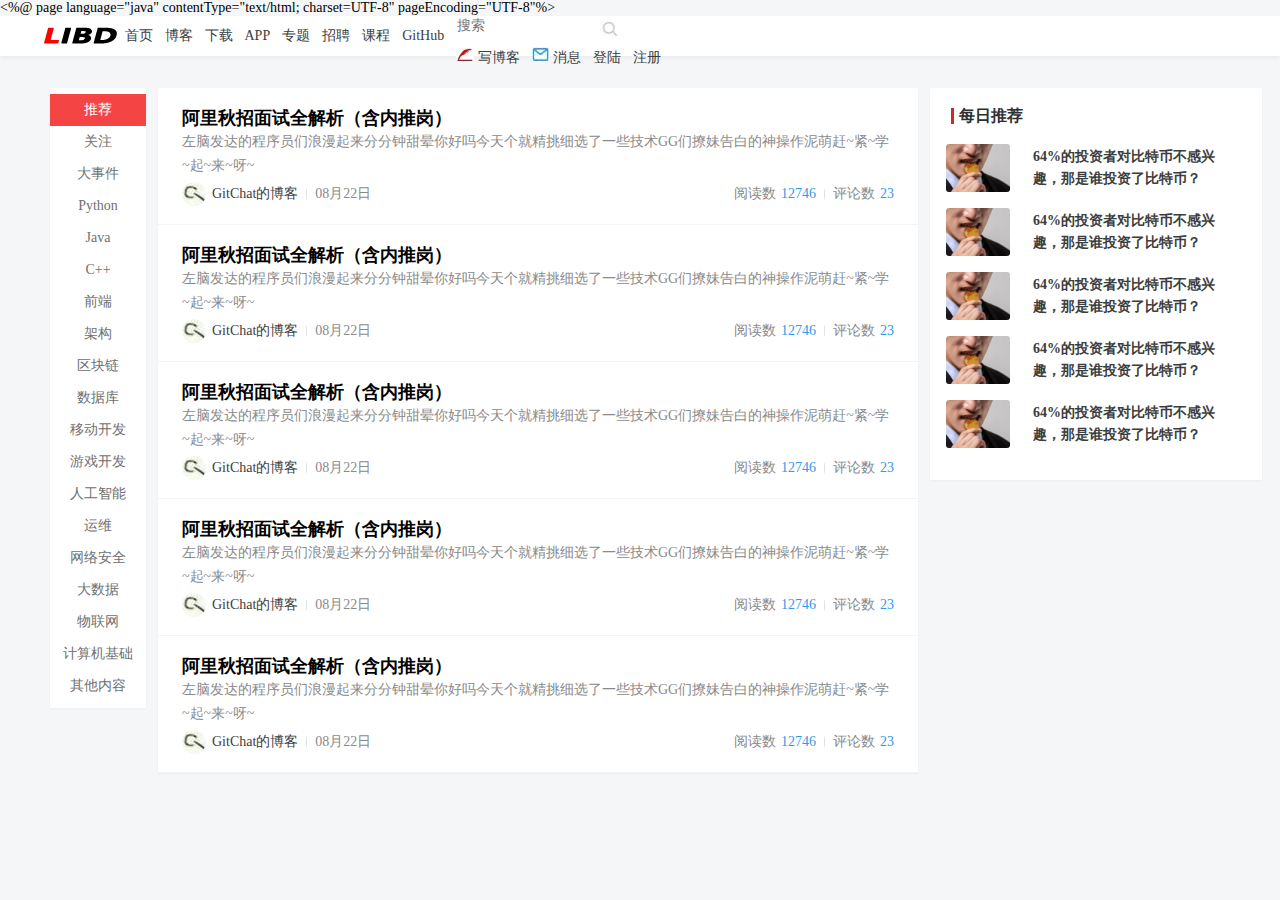
<file: WebContent/index.html>
<%@ page language="java" contentType="text/html; charset=UTF-8"
    pageEncoding="UTF-8"%>
<!DOCTYPE html>
<html>
<head>
<meta charset="UTF-8">
<title>测试标题</title>
<link rel="stylesheet" type="text/css" href="css/public.css">
<link rel="stylesheet" type="text/css" href="css/index.css">
</head>
<body>
<div class="navigation"> <!--导航-->
	<div class="navigatLeft">
    	<ul>
        	<li><a href="index.html" title="首页图片"><img src="images/ico.jpg"/></a></li>
            <li><a href="index.html" title="首页" style="margin-left:0px">首页</a></li>
            <li><a href="" title="博客">博客</a></li>
            <li><a href="" title="下载">下载</a></li>
            <li><a href="" title="APP">APP</a></li>
            <li><a href="" title="专题">专题</a></li>
            <li><a href="" title="招聘">招聘</a></li>
            <li><a href="" title="课程">课程</a></li>
            <li><a href="" title="GitHub">GitHub</a></li>
            <li>
            	<div>
                	<input type="text" class="inputSearch" name="search" id="search" placeholder="搜索"/>
                    <a href="">
                    	<img  src="images/search.jpg" class="icoSearch"/>
                    </a>
                </div>
            </li>
            <li class="writeBlog">
            	<a href="WriteBlog.html" title="writeBlog">
                	<img src="images/write_blog.jpg"/>
                    <span>写博客</span>
                </a>
            </li>
            <li class="message">
            	<a href="" title="message">
                	<img src="images/message.jpg" />
                    <span>消息</span>
                </a>
            </li>
            <li class="login_regist">
            	<a href="Login.html" title="login">登陆</a>
                <span></span>
                <a href="Regist.html" title="regist">注册</a>
            </li>
        </ul>
    </div>
</div>
<div class="clears"></div>
<div class="content"><!--大内容框架-->
	<div class="classify">
    	<ul class="classifyUL">
        	<li class="focus"><a  href="">推荐</a></li>
            <li><a  href="">关注</a></li>
            <li><a  href="">大事件</a></li>
            <li><a  href="">Python</a></li>
            <li><a  href="">Java</a></li>
            <li><a  href="">C++</a></li>
            <li><a  href="">前端</a></li>
            <li><a  href="">架构</a></li>
            <li><a  href="">区块链</a></li>
            <li><a  href="">数据库</a></li>
            <li><a  href="">移动开发</a></li>
            <li><a  href="">游戏开发</a></li>
            <li><a  href="">人工智能</a></li>
            <li><a  href="">运维</a></li>
            <li><a  href="">网络安全</a></li>
            <li><a  href="">大数据</a></li>
            <li><a  href="">物联网</a></li>
            <li><a  href="">计算机基础</a></li>
            <li><a  href="">其他内容</a></li>
        </ul>
    </div><!--左侧分类-->
    <div class="fixContent"><!--右侧内容-->
    	<div class="blogView">
        	<ul class="blogViewUl">
            	<li><!-- 单条博文开始 -->
                	<div class="listContent">
                    	<div class="titleDiv">
                        	<h2><a href="" class="titleH2">阿里秋招面试全解析（含内推岗）</a></h2>
                        </div>
                        <div class="summary"><!--概要-->
                        	左脑发达的程序员们浪漫起来分分钟甜晕你好吗今天个就精挑细选了一些技术GG们撩妹告白的神操作泥萌赶~紧~学~起~来~呀~
                        </div>
                        <dl class="listUserBar">
                   			<dt><!--头像-->
                            	<a href="" class="userImg"><img src="images/touxiang.jpg"/></a>
                            </dt>
                            <dd class="name"><!--用户昵称-->
                            	<a href="">GitChat的博客</a>
                            </dd>
                            <div class="fenge"></div><!--竖线分隔符-->
                            <dd class="time">08月22日</dd>
                            <div class="right read_comment"><!--阅读 评论数-->
                            	<dd class="readNum">
                                	<a href=""><span class="text">阅读数</span><span class="num">12746</span></a>
                                </dd>
                                <div class="fenge"></div><!--竖线分隔符-->
                                <dd class="commentNum">
                                	<a href=""><span class="text">评论数</span><span class="num">23</span></a>
                                </dd>
                            </div>
                        </dl>
                    </div>
                </li><!-- 单条博文结束 -->
                
                <li><!-- 单条博文开始 -->
                	<div class="listContent">
                    	<div class="titleDiv">
                        	<h2><a href="" class="titleH2">阿里秋招面试全解析（含内推岗）</a></h2>
                        </div>
                        <div class="summary"><!--概要-->
                        	左脑发达的程序员们浪漫起来分分钟甜晕你好吗今天个就精挑细选了一些技术GG们撩妹告白的神操作泥萌赶~紧~学~起~来~呀~
                        </div>
                        <dl class="listUserBar">
                   			<dt><!--头像-->
                            	<a href="" class="userImg"><img src="images/touxiang.jpg"/></a>
                            </dt>
                            <dd class="name"><!--用户昵称-->
                            	<a href="">GitChat的博客</a>
                            </dd>
                            <div class="fenge"></div><!--竖线分隔符-->
                            <dd class="time">08月22日</dd>
                            <div class="right read_comment"><!--阅读 评论数-->
                            	<dd class="readNum">
                                	<a href=""><span class="text">阅读数</span><span class="num">12746</span></a>
                                </dd>
                                <div class="fenge"></div><!--竖线分隔符-->
                                <dd class="commentNum">
                                	<a href=""><span class="text">评论数</span><span class="num">23</span></a>
                                </dd>
                            </div>
                        </dl>
                    </div>
                </li><!-- 单条博文结束 -->
                
                <li><!-- 单条博文开始 -->
                	<div class="listContent">
                    	<div class="titleDiv">
                        	<h2><a href="" class="titleH2">阿里秋招面试全解析（含内推岗）</a></h2>
                        </div>
                        <div class="summary"><!--概要-->
                        	左脑发达的程序员们浪漫起来分分钟甜晕你好吗今天个就精挑细选了一些技术GG们撩妹告白的神操作泥萌赶~紧~学~起~来~呀~
                        </div>
                        <dl class="listUserBar">
                   			<dt><!--头像-->
                            	<a href="" class="userImg"><img src="images/touxiang.jpg"/></a>
                            </dt>
                            <dd class="name"><!--用户昵称-->
                            	<a href="">GitChat的博客</a>
                            </dd>
                            <div class="fenge"></div><!--竖线分隔符-->
                            <dd class="time">08月22日</dd>
                            <div class="right read_comment"><!--阅读 评论数-->
                            	<dd class="readNum">
                                	<a href=""><span class="text">阅读数</span><span class="num">12746</span></a>
                                </dd>
                                <div class="fenge"></div><!--竖线分隔符-->
                                <dd class="commentNum">
                                	<a href=""><span class="text">评论数</span><span class="num">23</span></a>
                                </dd>
                            </div>
                        </dl>
                    </div>
                </li><!-- 单条博文结束 -->
                
                <li><!-- 单条博文开始 -->
                	<div class="listContent">
                    	<div class="titleDiv">
                        	<h2><a href="" class="titleH2">阿里秋招面试全解析（含内推岗）</a></h2>
                        </div>
                        <div class="summary"><!--概要-->
                        	左脑发达的程序员们浪漫起来分分钟甜晕你好吗今天个就精挑细选了一些技术GG们撩妹告白的神操作泥萌赶~紧~学~起~来~呀~
                        </div>
                        <dl class="listUserBar">
                   			<dt><!--头像-->
                            	<a href="" class="userImg"><img src="images/touxiang.jpg"/></a>
                            </dt>
                            <dd class="name"><!--用户昵称-->
                            	<a href="">GitChat的博客</a>
                            </dd>
                            <div class="fenge"></div><!--竖线分隔符-->
                            <dd class="time">08月22日</dd>
                            <div class="right read_comment"><!--阅读 评论数-->
                            	<dd class="readNum">
                                	<a href=""><span class="text">阅读数</span><span class="num">12746</span></a>
                                </dd>
                                <div class="fenge"></div><!--竖线分隔符-->
                                <dd class="commentNum">
                                	<a href=""><span class="text">评论数</span><span class="num">23</span></a>
                                </dd>
                            </div>
                        </dl>
                    </div>
                </li><!-- 单条博文结束 -->
                
                <li><!-- 单条博文开始 -->
                	<div class="listContent">
                    	<div class="titleDiv">
                        	<h2><a href="" class="titleH2">阿里秋招面试全解析（含内推岗）</a></h2>
                        </div>
                        <div class="summary"><!--概要-->
                        	左脑发达的程序员们浪漫起来分分钟甜晕你好吗今天个就精挑细选了一些技术GG们撩妹告白的神操作泥萌赶~紧~学~起~来~呀~
                        </div>
                        <dl class="listUserBar">
                   			<dt><!--头像-->
                            	<a href="" class="userImg"><img src="images/touxiang.jpg"/></a>
                            </dt>
                            <dd class="name"><!--用户昵称-->
                            	<a href="">GitChat的博客</a>
                            </dd>
                            <div class="fenge"></div><!--竖线分隔符-->
                            <dd class="time">08月22日</dd>
                            <div class="right read_comment"><!--阅读 评论数-->
                            	<dd class="readNum">
                                	<a href=""><span class="text">阅读数</span><span class="num">12746</span></a>
                                </dd>
                                <div class="fenge"></div><!--竖线分隔符-->
                                <dd class="commentNum">
                                	<a href=""><span class="text">评论数</span><span class="num">23</span></a>
                                </dd>
                            </div>
                        </dl>
                    </div>
                </li><!-- 单条博文结束 -->
            </ul>
        </div><!--博文浏览-->
    	<div class="rightBox">
        	<div class="tuijian"><!--每日推荐-->
            	<h3 class="todayTuijian">
                	<span class="redLine"><!--红色竖线--></span>
                    <span class="txt">每日推荐</span>
                </h3>
                <div>
                	<ul class="tuijianList">
                    	<li>
                        	<div class="imgBox">
                            	<a href=""><img src="images/tuijianPic.jpg" class="tuijianPic"/></a>
                            </div>
                            <div class="tuijianContent">
                            	<h3 class="tuijian_con"><a href="">64%的投资者对比特币不感兴趣，那是谁投资了比特币？</a></h3>
                            </div>
                        </li>
                        <li>
                        	<div class="imgBox">
                            	<a href=""><img src="images/tuijianPic.jpg" class="tuijianPic"/></a>
                            </div>
                            <div class="tuijianContent">
                            	<h3 class="tuijian_con"><a href="">64%的投资者对比特币不感兴趣，那是谁投资了比特币？</a></h3>
                            </div>
                        </li>
                        <li>
                        	<div class="imgBox">
                            	<a href=""><img src="images/tuijianPic.jpg" class="tuijianPic"/></a>
                            </div>
                            <div class="tuijianContent">
                            	<h3 class="tuijian_con"><a href="">64%的投资者对比特币不感兴趣，那是谁投资了比特币？</a></h3>
                            </div>
                        </li>
                        <li>
                        	<div class="imgBox">
                            	<a href=""><img src="images/tuijianPic.jpg" class="tuijianPic"/></a>
                            </div>
                            <div class="tuijianContent">
                            	<h3 class="tuijian_con"><a href="">64%的投资者对比特币不感兴趣，那是谁投资了比特币？</a></h3>
                            </div>
                        </li>
                        <li>
                        	<div class="imgBox">
                            	<a href=""><img src="images/tuijianPic.jpg" class="tuijianPic"/></a>
                            </div>
                            <div class="tuijianContent">
                            	<h3 class="tuijian_con"><a href="">64%的投资者对比特币不感兴趣，那是谁投资了比特币？</a></h3>
                            </div>
                        </li>
                    </ul>
                </div>
            </div>
            <div><!--关于我们-->
            </div>
        </div><!--推荐栏 关于我们-->
    </div>
    
</div>

</body>
</html>
</file>
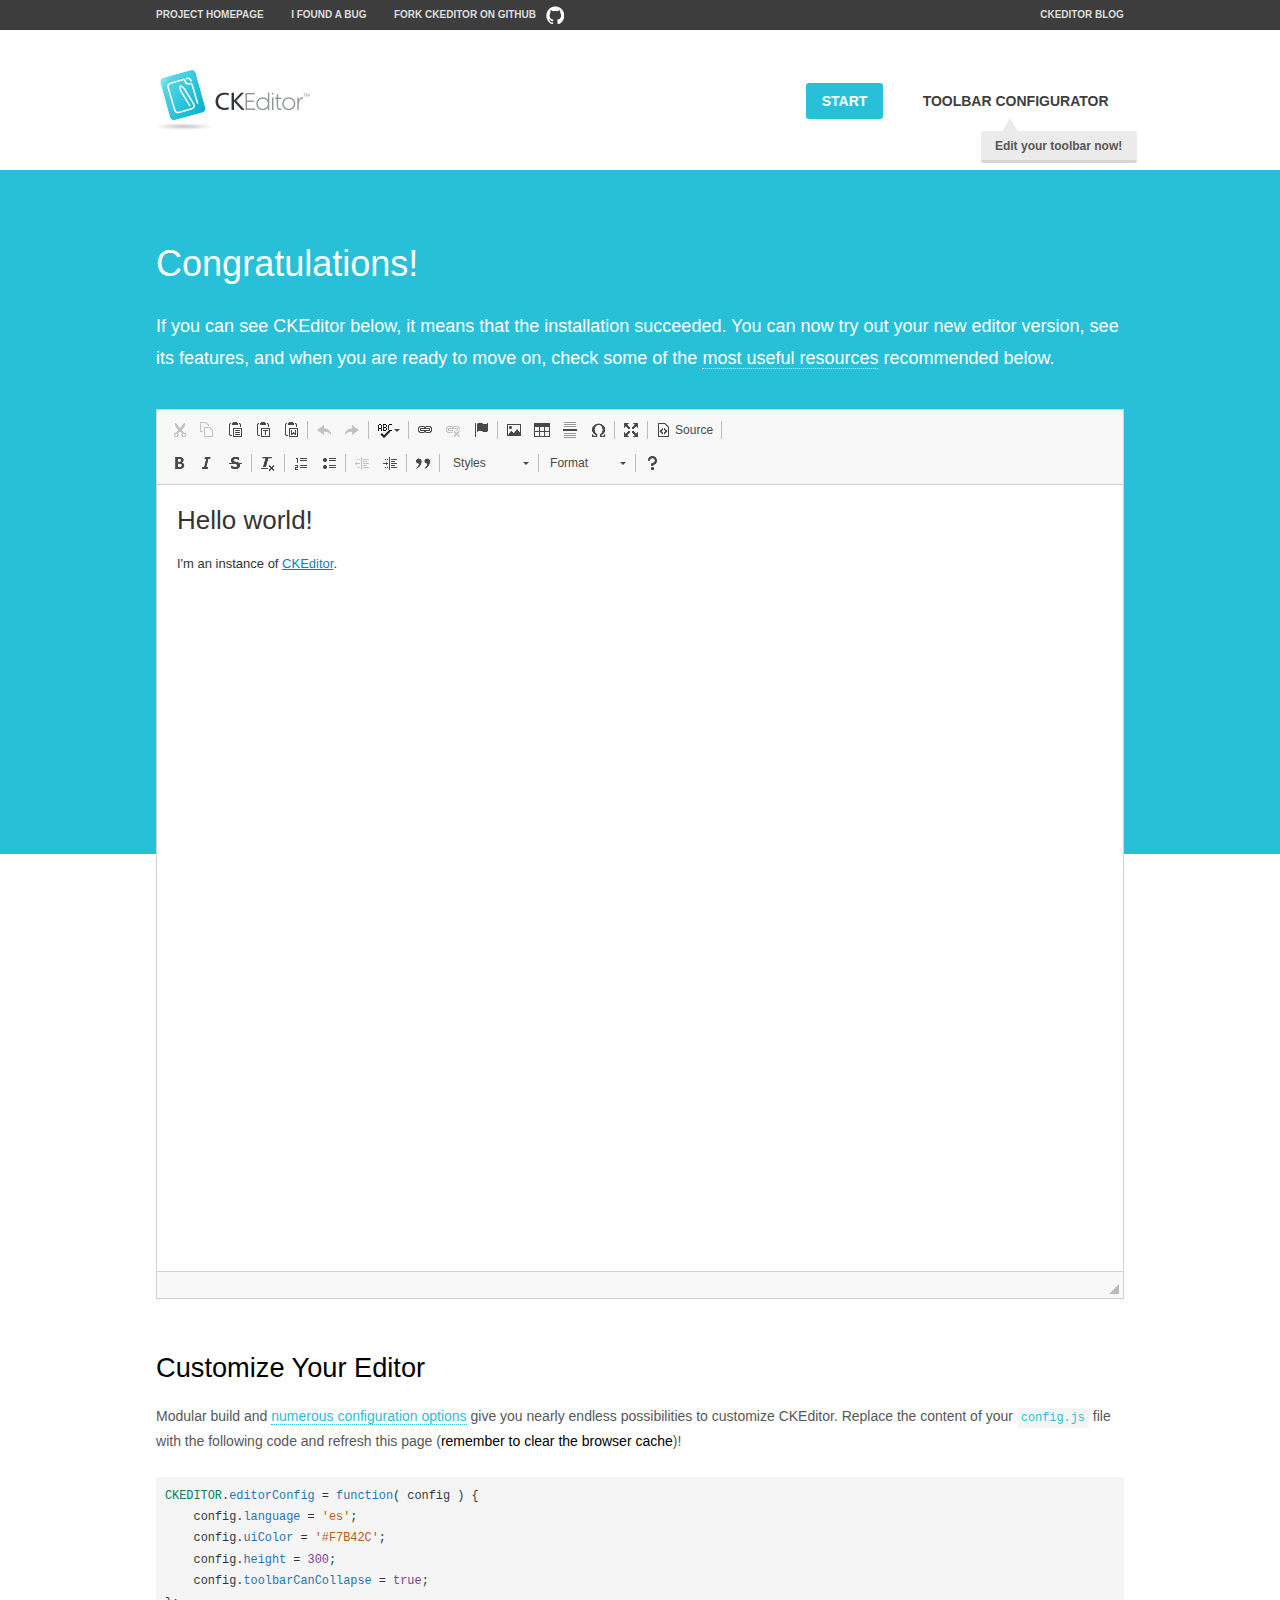
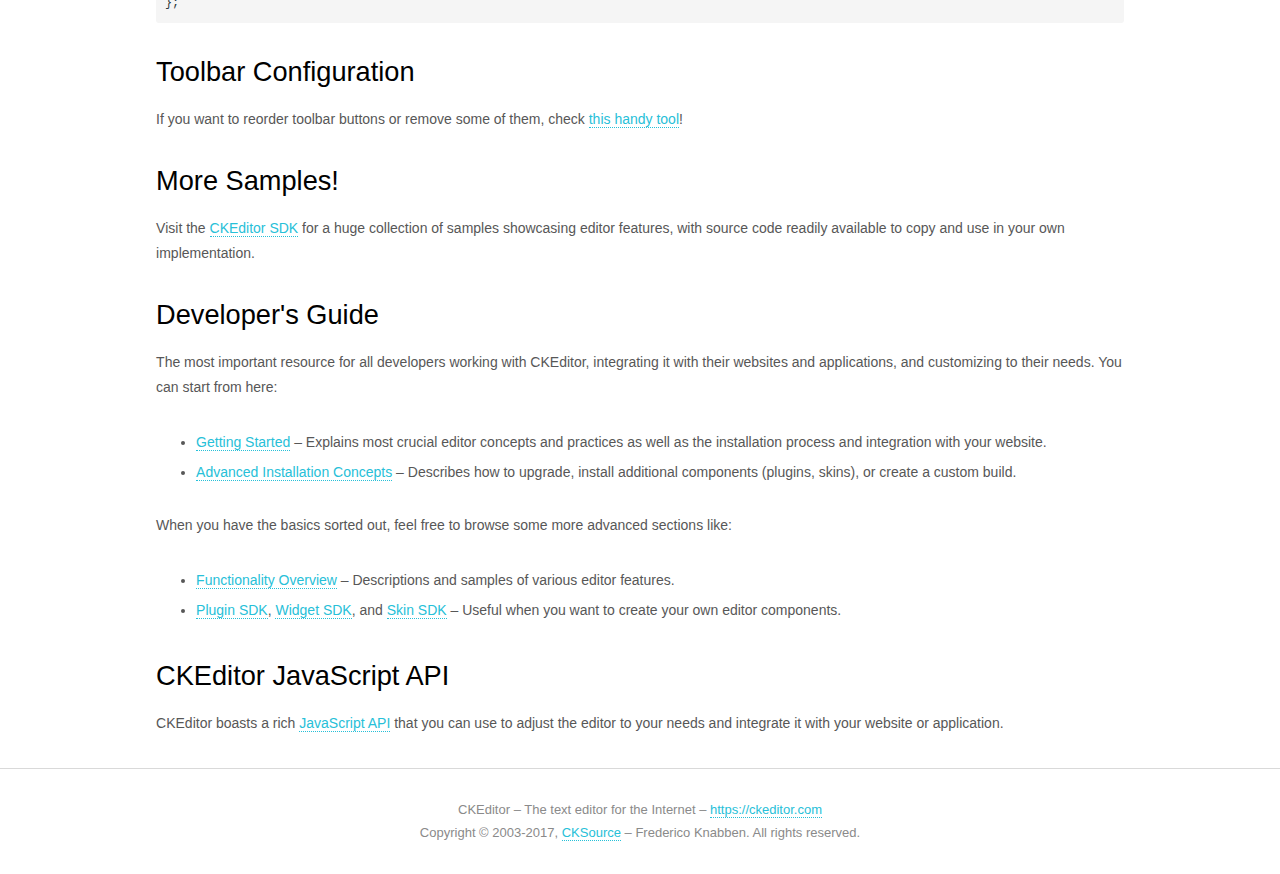
<file: WebContent/ckeditor/samples/index.html>
<!DOCTYPE html>
<!--
Copyright (c) 2003-2017, CKSource - Frederico Knabben. All rights reserved.
For licensing, see LICENSE.md or https://ckeditor.com/legal/ckeditor-oss-license
-->
<html>
<head>
	<meta charset="utf-8">
	<title>CKEditor Sample</title>
	<script src="../ckeditor.js"></script>
	<script src="js/sample.js"></script>
	<link rel="stylesheet" href="css/samples.css">
	<link rel="stylesheet" href="toolbarconfigurator/lib/codemirror/neo.css">
</head>
<body id="main">

<nav class="navigation-a">
	<div class="grid-container">
		<ul class="navigation-a-left grid-width-70">
			<li><a href="https://ckeditor.com/ckeditor-4/">Project Homepage</a></li>
			<li><a href="https://github.com/ckeditor/ckeditor-dev/issues">I found a bug</a></li>
			<li><a href="http://github.com/ckeditor/ckeditor-dev" class="icon-pos-right icon-navigation-a-github">Fork CKEditor on GitHub</a></li>
		</ul>
		<ul class="navigation-a-right grid-width-30">
			<li><a href="https://ckeditor.com/blog/">CKEditor Blog</a></li>
		</ul>
	</div>
</nav>

<header class="header-a">
	<div class="grid-container">
		<h1 class="header-a-logo grid-width-30">
			<a href="index.html"><img src="img/logo.png" alt="CKEditor Sample"></a>
		</h1>

		<nav class="navigation-b grid-width-70">
			<ul>
				<li><a href="index.html" class="button-a button-a-background">Start</a></li>
				<li><a href="toolbarconfigurator/index.html" class="button-a">Toolbar configurator <span class="balloon-a balloon-a-nw">Edit your toolbar now!</span></a></li>
			</ul>
		</nav>
	</div>
</header>

<main>
	<div class="adjoined-top">
		<div class="grid-container">
			<div class="content grid-width-100">
				<h1>Congratulations!</h1>
				<p>
					If you can see CKEditor below, it means that the installation succeeded.
					You can now try out your new editor version, see its features, and when you are ready to move on, check some of the <a href="#sample-customize">most useful resources</a> recommended below.
				</p>
			</div>
		</div>
	</div>
	<div class="adjoined-bottom">
		<div class="grid-container">
			<div class="grid-width-100">
				<div id="editor">
					<h1>Hello world!</h1>
					<p>I'm an instance of <a href="https://ckeditor.com">CKEditor</a>.</p>
				</div>
			</div>
		</div>
	</div>

	<div class="grid-container">
		<div class="content grid-width-100">
			<section id="sample-customize">
				<h2>Customize Your Editor</h2>
				<p>Modular build and <a href="https://docs.ckeditor.com/ckeditor4/docs/#!/guide/dev_configuration">numerous configuration options</a> give you nearly endless possibilities to customize CKEditor. Replace the content of your <code><a href="../config.js">config.js</a></code> file with the following code and refresh this page (<strong>remember to clear the browser cache</strong>)!</p>
		<pre class="cm-s-neo CodeMirror"><code><span style="padding-right: 0.1px;"><span class="cm-variable">CKEDITOR</span>.<span class="cm-property">editorConfig</span> <span class="cm-operator">=</span> <span class="cm-keyword">function</span>( <span class="cm-def">config</span> ) {</span>
<span style="padding-right: 0.1px;"><span class="cm-tab">	</span><span class="cm-variable-2">config</span>.<span class="cm-property">language</span> <span class="cm-operator">=</span> <span class="cm-string">'es'</span>;</span>
<span style="padding-right: 0.1px;"><span class="cm-tab">	</span><span class="cm-variable-2">config</span>.<span class="cm-property">uiColor</span> <span class="cm-operator">=</span> <span class="cm-string">'#F7B42C'</span>;</span>
<span style="padding-right: 0.1px;"><span class="cm-tab">	</span><span class="cm-variable-2">config</span>.<span class="cm-property">height</span> <span class="cm-operator">=</span> <span class="cm-number">300</span>;</span>
<span style="padding-right: 0.1px;"><span class="cm-tab">	</span><span class="cm-variable-2">config</span>.<span class="cm-property">toolbarCanCollapse</span> <span class="cm-operator">=</span> <span class="cm-atom">true</span>;</span>
<span style="padding-right: 0.1px;">};</span></code></pre>
			</section>

			<section>
				<h2>Toolbar Configuration</h2>
				<p>If you want to reorder toolbar buttons or remove some of them, check <a href="toolbarconfigurator/index.html">this handy tool</a>!</p>
			</section>

			<section>
				<h2>More Samples!</h2>
				<p>Visit the <a href="https://sdk.ckeditor.com">CKEditor SDK</a> for a huge collection of samples showcasing editor features, with source code readily available to copy and use in your own implementation.</p>
			</section>

			<section>
				<h2>Developer's Guide</h2>
				<p>The most important resource for all developers working with CKEditor, integrating it with their websites and applications, and customizing to their needs. You can start from here:</p>
				<ul>
					<li><a href="https://docs.ckeditor.com/ckeditor4/docs/#!/guide/dev_installation">Getting Started</a> &ndash; Explains most crucial editor concepts and practices as well as the installation process and integration with your website.</li>
					<li><a href="https://docs.ckeditor.com/ckeditor4/docs/#!/guide/dev_advanced_installation">Advanced Installation Concepts</a> &ndash; Describes how to upgrade, install additional components (plugins, skins), or create a custom build.</li>
				</ul>
					<p>When you have the basics sorted out, feel free to browse some more advanced sections like:</p>
				<ul>
					<li><a href="https://docs.ckeditor.com/ckeditor4/docs/#!/guide/dev_features">Functionality Overview</a> &ndash; Descriptions and samples of various editor features.</li>
					<li><a href="https://docs.ckeditor.com/ckeditor4/docs/#!/guide/plugin_sdk_intro">Plugin SDK</a>, <a href="https://docs.ckeditor.com/ckeditor4/docs/#!/guide/widget_sdk_intro">Widget SDK</a>, and <a href="https://docs.ckeditor.com/ckeditor4/docs/#!/guide/skin_sdk_intro">Skin SDK</a> &ndash; Useful when you want to create your own editor components.</li>
				</ul>
			</section>

			<section>
				<h2>CKEditor JavaScript API</h2>
				<p>CKEditor boasts a rich <a href="https://docs.ckeditor.com/ckeditor4/docs/#!/api">JavaScript API</a> that you can use to adjust the editor to your needs and integrate it with your website or application.</p>
			</section>
		</div>
	</div>
</main>

<footer class="footer-a grid-container">
	<div class="grid-container">
		<p class="grid-width-100">
			CKEditor &ndash; The text editor for the Internet &ndash; <a class="samples" href="https://ckeditor.com/">https://ckeditor.com</a>
		</p>
		<p class="grid-width-100" id="copy">
			Copyright &copy; 2003-2017, <a class="samples" href="https://cksource.com/">CKSource</a> &ndash; Frederico Knabben. All rights reserved.
		</p>
	</div>
</footer>
<script>
	initSample();
</script>

</body>
</html>
</file>
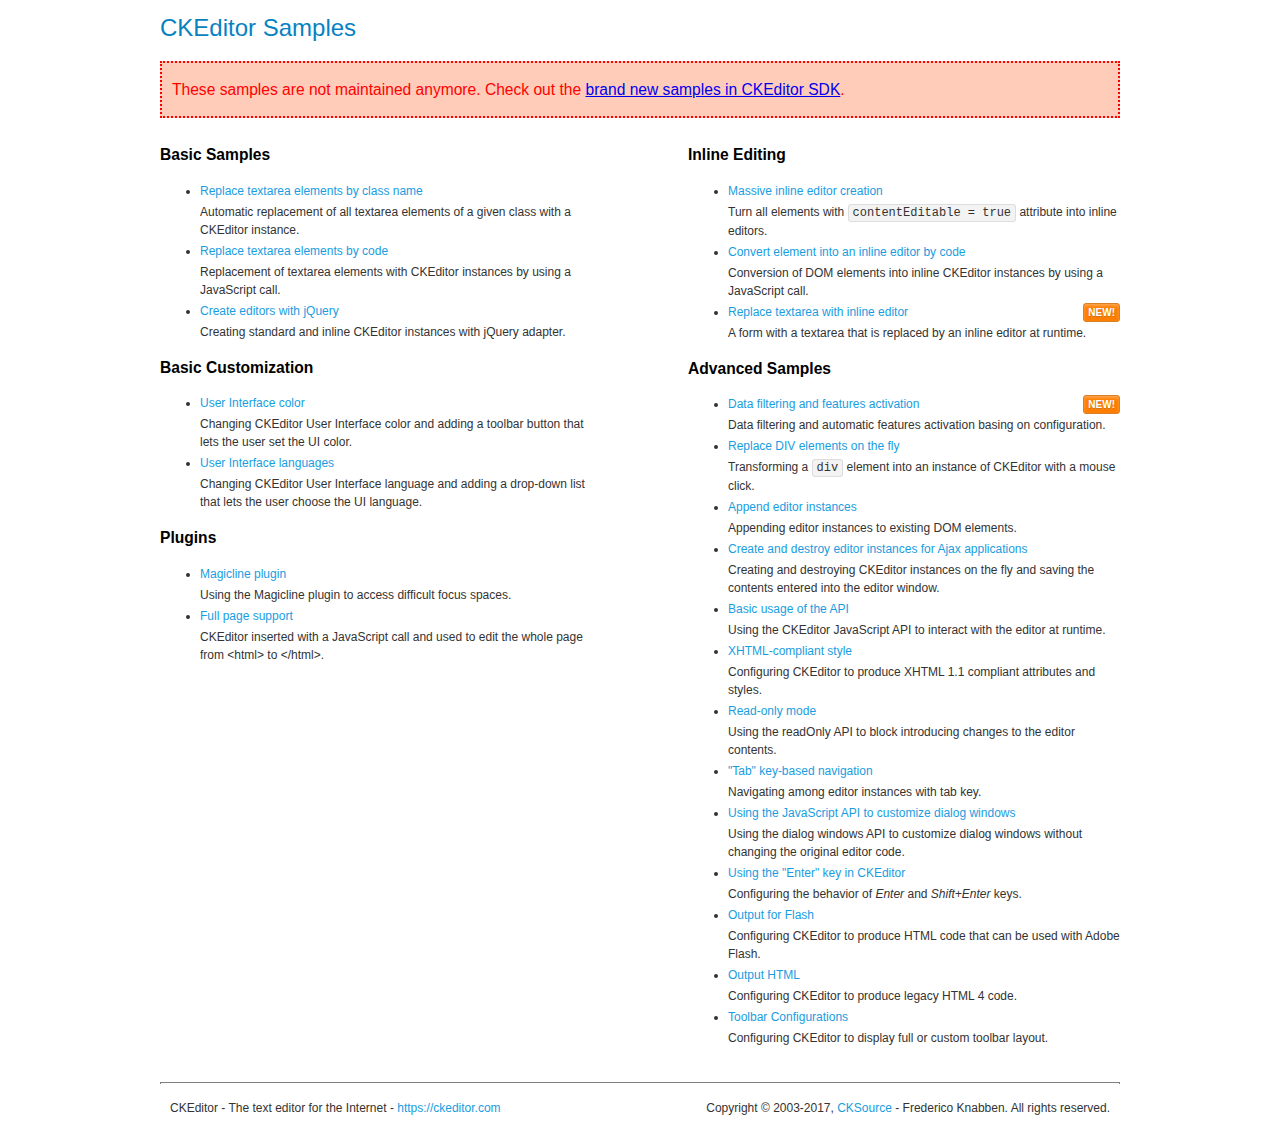
<file: WebContent/ckeditor/samples/old/index.html>
<!DOCTYPE html>
<!--
Copyright (c) 2003-2017, CKSource - Frederico Knabben. All rights reserved.
For licensing, see LICENSE.md or https://ckeditor.com/legal/ckeditor-oss-license
-->
<html>
<head>
	<meta charset="utf-8">
	<title>CKEditor Samples</title>
	<link rel="stylesheet" href="sample.css">
</head>
<body>
	<h1 class="samples">
		CKEditor Samples
	</h1>
	<div class="warning deprecated">
		These samples are not maintained anymore. Check out the <a href="https://sdk.ckeditor.com/">brand new samples in CKEditor SDK</a>.
	</div>
	<div class="twoColumns">
		<div class="twoColumnsLeft">
			<h2 class="samples">
				Basic Samples
			</h2>
			<dl class="samples">
				<dt><a class="samples" href="replacebyclass.html">Replace textarea elements by class name</a></dt>
				<dd>Automatic replacement of all textarea elements of a given class with a CKEditor instance.</dd>

				<dt><a class="samples" href="replacebycode.html">Replace textarea elements by code</a></dt>
				<dd>Replacement of textarea elements with CKEditor instances by using a JavaScript call.</dd>

				<dt><a class="samples" href="jquery.html">Create editors with jQuery</a></dt>
				<dd>Creating standard and inline CKEditor instances with jQuery adapter.</dd>
			</dl>

			<h2 class="samples">
				Basic Customization
			</h2>
			<dl class="samples">
				<dt><a class="samples" href="uicolor.html">User Interface color</a></dt>
				<dd>Changing CKEditor User Interface color and adding a toolbar button that lets the user set the UI color.</dd>

				<dt><a class="samples" href="uilanguages.html">User Interface languages</a></dt>
				<dd>Changing CKEditor User Interface language and adding a drop-down list that lets the user choose the UI language.</dd>
			</dl>


			<h2 class="samples">Plugins</h2>
<dl class="samples">
<dt><a class="samples" href="magicline/magicline.html">Magicline plugin</a></dt>
<dd>Using the Magicline plugin to access difficult focus spaces.</dd>

<dt><a class="samples" href="wysiwygarea/fullpage.html">Full page support</a></dt>
<dd>CKEditor inserted with a JavaScript call and used to edit the whole page from &lt;html&gt; to &lt;/html&gt;.</dd>
</dl>
		</div>
		<div class="twoColumnsRight">
			<h2 class="samples">
				Inline Editing
			</h2>
			<dl class="samples">
				<dt><a class="samples" href="inlineall.html">Massive inline editor creation</a></dt>
				<dd>Turn all elements with <code>contentEditable = true</code> attribute into inline editors.</dd>

				<dt><a class="samples" href="inlinebycode.html">Convert element into an inline editor by code</a></dt>
				<dd>Conversion of DOM elements into inline CKEditor instances by using a JavaScript call.</dd>

				<dt><a class="samples" href="inlinetextarea.html">Replace textarea with inline editor</a> <span class="new">New!</span></dt>
				<dd>A form with a textarea that is replaced by an inline editor at runtime.</dd>

				
			</dl>

			<h2 class="samples">
				Advanced Samples
			</h2>
			<dl class="samples">
				<dt><a class="samples" href="datafiltering.html">Data filtering and features activation</a> <span class="new">New!</span></dt>
				<dd>Data filtering and automatic features activation basing on configuration.</dd>

				<dt><a class="samples" href="divreplace.html">Replace DIV elements on the fly</a></dt>
				<dd>Transforming a <code>div</code> element into an instance of CKEditor with a mouse click.</dd>

				<dt><a class="samples" href="appendto.html">Append editor instances</a></dt>
				<dd>Appending editor instances to existing DOM elements.</dd>

				<dt><a class="samples" href="ajax.html">Create and destroy editor instances for Ajax applications</a></dt>
				<dd>Creating and destroying CKEditor instances on the fly and saving the contents entered into the editor window.</dd>

				<dt><a class="samples" href="api.html">Basic usage of the API</a></dt>
				<dd>Using the CKEditor JavaScript API to interact with the editor at runtime.</dd>

				<dt><a class="samples" href="xhtmlstyle.html">XHTML-compliant style</a></dt>
				<dd>Configuring CKEditor to produce XHTML 1.1 compliant attributes and styles.</dd>

				<dt><a class="samples" href="readonly.html">Read-only mode</a></dt>
				<dd>Using the readOnly API to block introducing changes to the editor contents.</dd>

				<dt><a class="samples" href="tabindex.html">"Tab" key-based navigation</a></dt>
				<dd>Navigating among editor instances with tab key.</dd>


				
<dt><a class="samples" href="dialog/dialog.html">Using the JavaScript API to customize dialog windows</a></dt>
<dd>Using the dialog windows API to customize dialog windows without changing the original editor code.</dd>

<dt><a class="samples" href="enterkey/enterkey.html">Using the &quot;Enter&quot; key in CKEditor</a></dt>
<dd>Configuring the behavior of <em>Enter</em> and <em>Shift+Enter</em> keys.</dd>

<dt><a class="samples" href="htmlwriter/outputforflash.html">Output for Flash</a></dt>
<dd>Configuring CKEditor to produce HTML code that can be used with Adobe Flash.</dd>

<dt><a class="samples" href="htmlwriter/outputhtml.html">Output HTML</a></dt>
<dd>Configuring CKEditor to produce legacy HTML 4 code.</dd>

<dt><a class="samples" href="toolbar/toolbar.html">Toolbar Configurations</a></dt>
<dd>Configuring CKEditor to display full or custom toolbar layout.</dd>

			</dl>
		</div>
	</div>
	<div id="footer">
		<hr>
		<p>
			CKEditor - The text editor for the Internet - <a class="samples" href="https://ckeditor.com/">https://ckeditor.com</a>
		</p>
		<p id="copy">
			Copyright &copy; 2003-2017, <a class="samples" href="https://cksource.com/">CKSource</a> - Frederico Knabben. All rights reserved.
		</p>
	</div>
</body>
</html>
</file>
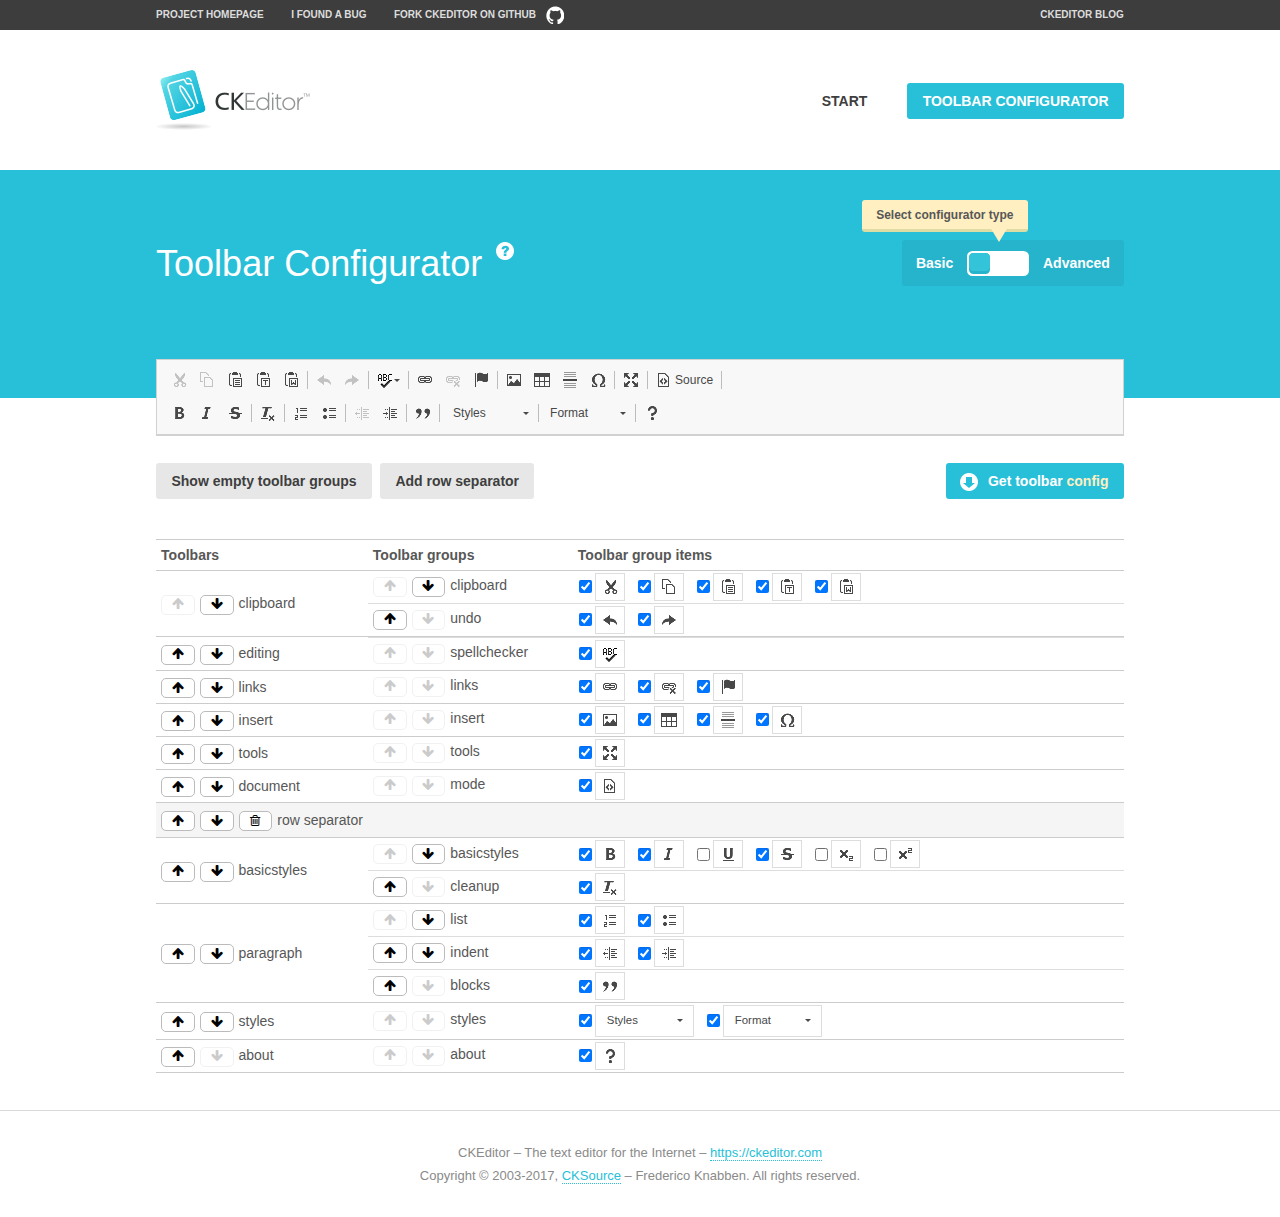
<file: WebContent/ckeditor/samples/toolbarconfigurator/index.html>
<!DOCTYPE html>
<!--
Copyright (c) 2003-2017, CKSource - Frederico Knabben. All rights reserved.
For licensing, see LICENSE.md or https://ckeditor.com/legal/ckeditor-oss-license
-->
<!--[if IE 8]><html class="ie8"><![endif]-->
<!--[if gt IE 8]><html><![endif]-->
<!--[if !IE]><!--><html><!--<![endif]-->
<head>
	<meta charset="utf-8">
	<title>Toolbar Configurator</title>
	<script src="../../ckeditor.js"></script>
	<script>
		if ( CKEDITOR.env.ie && CKEDITOR.env.version < 9 )
			CKEDITOR.tools.enableHtml5Elements( document );
	</script>
	<link rel="stylesheet" href="lib/codemirror/codemirror.css">
	<link rel="stylesheet" href="lib/codemirror/show-hint.css">
	<link rel="stylesheet" href="lib/codemirror/neo.css">
	<link rel="stylesheet" href="css/fontello.css">
	<link rel="stylesheet" href="../css/samples.css">
</head>
<body id="toolbar">

<nav class="navigation-a">
	<div class="grid-container">
		<ul class="navigation-a-left grid-width-70">
			<li><a href="https://ckeditor.com/ckeditor-4/">Project Homepage</a></li>
			<li><a href="https://github.com/ckeditor/ckeditor-dev/issues">I found a bug</a></li>
			<li><a href="http://github.com/ckeditor/ckeditor-dev" class="icon-pos-right icon-navigation-a-github">Fork CKEditor on GitHub</a></li>
		</ul>
		<ul class="navigation-a-right grid-width-30">
			<li><a href="https://ckeditor.com/blog/">CKEditor Blog</a></li>
		</ul>
	</div>
</nav>

<header class="header-a">
	<div class="grid-container">
		<h1 class="header-a-logo grid-width-30">
			<a href="../index.html"><img src="../img/logo.png" alt="CKEditor Logo"></a>
		</h1>
		<nav class="navigation-b grid-width-70">
			<ul>
				<li><a href="../index.html"  class="button-a">Start</a></li>
				<li><a href="index.html"  class="button-a button-a-background">Toolbar configurator</a></li>
			</ul>
		</nav>
	</div>
</header>

<main>
	<div class="adjoined-top">
		<div class="grid-container">
			<div class="content grid-width-100">
				<div class="grid-container-nested">
					<h1 class="grid-width-60">
						Toolbar Configurator
						<a href="#help-content" type="button" title="Configurator help" id="help" class="button-a button-a-background button-a-no-text icon-pos-left icon-question-mark">Help</a>
					</h1>

					<div class="grid-width-40 grid-switch-magic">
						<div class="switch">
							<span class="balloon-a balloon-a-se">Select configurator type</span>
							<input type="radio" name="radio" data-num="1" id="radio-basic" />
							<input type="radio" name="radio" data-num="2" id="radio-advanced" />
							<label data-for="1" for="radio-basic">Basic</label>
							<span class="switch-inner">
								<span class="handler"></span>
							</span>
							<label data-for="2" for="radio-advanced">Advanced</label>
						</div>
					</div>
				</div>
			</div>
		</div>
	</div>
	<div class="adjoined-bottom">
		<div class="grid-container">
			<div class="grid-width-100">
				<div class="editors-container">
					<div id="editor-basic"></div>
					<div id="editor-advanced"></div>
				</div>
			</div>
		</div>
	</div>

	<div class="grid-container configurator">
		<div class="content grid-width-100">
			<div class="configurator">
				<div>
					<div id="toolbarModifierWrapper"></div>
				</div>
			</div>
		</div>
	</div>

	<div id="help-content">
		<div class="grid-container">
			<div class="grid-width-100">
				<h2>What Am I Doing Here?</h2>

				<div class="grid-container grid-container-nested">
					<div class="basic">
						<div class="grid-width-50">
							<p>Arrange <a href="https://docs.ckeditor.com/ckeditor4/docs/#!/api/CKEDITOR.config-cfg-toolbarGroups">toolbar groups</a>, toggle <a href="https://docs.ckeditor.com/ckeditor4/docs/#!/api/CKEDITOR.config-cfg-removeButtons">button visibility</a> according to your needs and get your toolbar configuration.</p>
							<p>You can replace the content of the <a href="../../config.js"><code>config.js</code></a> file with the generated configuration. If you already set some configuration options you will need to merge both configurations.</p>
						</div>
						<div class="grid-width-50">
							<p>Read more about different ways of <a href="https://docs.ckeditor.com/ckeditor4/docs/#!/guide/dev_configuration">setting configuration</a> and do not forget about <strong>clearing browser cache</strong>.</p>
							<p>Arranging toolbar groups is the recommended way of configuring the toolbar, but if you need more freedom you can use the <a href="#advanced">advanced configurator</a>.</p>
						</div>
					</div>
					<div class="advanced" style="display: none;">
						<div class="grid-width-50">
							<p>With this code editor you can edit your <a href="https://docs.ckeditor.com/ckeditor4/docs/#!/api/CKEDITOR.config-cfg-toolbar">toolbar configuration</a> live.</p>
							<p>You can replace the content of the <a href="../../config.js"><code>config.js</code></a> file with the generated configuration. If you already set some configuration options you will need to merge both configurations.</p>
						</div>
						<div class="grid-width-50">
							<p>Read more about different ways of <a href="https://docs.ckeditor.com/ckeditor4/docs/#!/guide/dev_configuration">setting configuration</a> and do not forget about <strong>clearing browser cache</strong>.</p>
						</div>
					</div>
				</div>

				<p class="grid-container grid-container-nested">
					<button type="button" class="help-content-close grid-width-100 button-a button-a-background">Got it. Let's play!</button>
				</p>
			</div>
		</div>
	</div>
</main>

<footer class="footer-a grid-container">
	<p class="grid-width-100">
		CKEditor &ndash; The text editor for the Internet &ndash; <a class="samples" href="https://ckeditor.com/">https://ckeditor.com</a>
	</p>
	<p class="grid-width-100" id="copy">
		Copyright &copy; 2003-2017, <a class="samples" href="https://cksource.com/">CKSource</a> &ndash; Frederico Knabben. All rights reserved.
	</p>
</footer>

<script src="lib/codemirror/codemirror.js"></script>
<script src="lib/codemirror/javascript.js"></script>
<script src="lib/codemirror/show-hint.js"></script>

<script src="js/fulltoolbareditor.js"></script>
<script src="js/abstracttoolbarmodifier.js"></script>
<script src="js/toolbarmodifier.js"></script>
<script src="js/toolbartextmodifier.js"></script>
<script src="../js/sf.js"></script>

<script>
	( function() {
		'use strict';

		var mode = ( window.location.hash.substr( 1 ) === 'advanced' ) ? 'advanced' : 'basic',
			configuratorSection = CKEDITOR.document.findOne( 'main > .grid-container.configurator' ),
			basicInstruction = CKEDITOR.document.findOne( '#help-content .basic' ),
			advancedInstruction = CKEDITOR.document.findOne( '#help-content .advanced' ),

			// Configurator mode switcher.
			modeSwitchBasic = CKEDITOR.document.getById( 'radio-basic' ),
			modeSwitchAdvanced = CKEDITOR.document.getById( 'radio-advanced' );

		// Initial setup
		function updateSwitcher() {
			if ( mode === 'advanced' ) {
				modeSwitchAdvanced.$.checked = true;
			} else {
				modeSwitchBasic.$.checked = true;
			}
		}

		updateSwitcher();

		CKEDITOR.document.getWindow().on( 'hashchange', function( e ) {
			var hash = window.location.hash.substr( 1 );
			if ( !( hash === 'advanced' || hash === 'basic' ) ) {
				return;
			}
			mode = hash;
			onToolbarsDone( mode );
		} );

		CKEDITOR.document.getWindow().on( 'resize', function() {
			updateToolbar( ( mode === 'basic' ? toolbarModifier : toolbarTextModifier )[ 'editorInstance' ] );
		} );

		function onRefresh( modifier ) {
			modifier = modifier || this;

			if ( mode === 'basic' && modifier instanceof ToolbarConfigurator.ToolbarTextModifier ) {
				return;
			}

			// CodeMirror container becomes visible, so we need to refresh and to avoid rendering problems.
			if ( mode === 'advanced' && modifier instanceof ToolbarConfigurator.ToolbarTextModifier ) {
				modifier.codeContainer.refresh();
			}

			updateToolbar( modifier.editorInstance );
		}

		function updateToolbar( editor ) {
			var editorContainer = editor.container;

			// Not always editor is loaded.
			if ( !editorContainer ) {
				return;
			}

			var displayStyle = editorContainer.getStyle( 'display' );

			editorContainer.setStyle( 'display', 'block' );

			var newHeight = editorContainer.getSize( 'height' );

			var newMarginTop = parseInt( editorContainer.getComputedStyle( 'margin-top' ), 10 );
			newMarginTop = ( isNaN( newMarginTop ) ? 0 : Number( newMarginTop ) );

			var newMarginBottom = parseInt( editorContainer.getComputedStyle( 'margin-bottom' ), 10 );
			newMarginBottom = ( isNaN( newMarginBottom ) ? 0 : Number( newMarginBottom ) );

			var result = newHeight + newMarginTop + newMarginBottom;

			editorContainer.setStyle( 'display', displayStyle );

			editor.container.getAscendant( 'div' ).setStyle( 'height', result + 'px' );
		}

		var toolbarModifier = new ToolbarConfigurator.ToolbarModifier( 'editor-basic' );

		var done = 0;
		toolbarModifier.init( onToolbarInit );
		toolbarModifier.onRefresh = onRefresh;

		CKEDITOR.document.getById( 'toolbarModifierWrapper' ).append( toolbarModifier.mainContainer );

		var toolbarTextModifier = new ToolbarConfigurator.ToolbarTextModifier( 'editor-advanced' );
		toolbarTextModifier.init( onToolbarInit );
		toolbarTextModifier.onRefresh = onRefresh;

		function onToolbarInit() {
			if ( ++done === 2 ) {
				onToolbarsDone();

				positionSticky.watch( CKEDITOR.document.findOne( '.toolbar' ), function() {
					return mode === 'advanced';
				} );
			}
		}

		function onToolbarsDone() {
			if ( mode === 'basic' ) {
				toggleModeBasic( false );
			} else {
				toggleModeAdvanced( false );
			}

			updateSwitcher();

			setTimeout( function() {
				CKEDITOR.document.findOne( '.editors-container' ).addClass( 'active' );
				CKEDITOR.document.findOne( '#toolbarModifierWrapper' ).addClass( 'active' );
			}, 200 );
		}

		CKEDITOR.document.getById( 'toolbarModifierWrapper' ).append( toolbarTextModifier.mainContainer );

		function toogleModeSwitch( onElement, offElement, onModifier, offModifier ) {
			onElement.addClass( 'fancy-button-active' );
			offElement.removeClass( 'fancy-button-active' );

			onModifier.showUI();
			offModifier.hideUI();
		}

		function toggleModeBasic( callOnRefresh ) {
			callOnRefresh = ( callOnRefresh !== false );
			mode = 'basic';
			window.location.hash = '#basic';
			toogleModeSwitch( modeSwitchBasic, modeSwitchAdvanced, toolbarModifier, toolbarTextModifier );

			configuratorSection.removeClass( 'freed-width' );
			basicInstruction.show();
			advancedInstruction.hide();

			callOnRefresh && onRefresh( toolbarModifier );
		}

		function toggleModeAdvanced( callOnRefresh ) {
			callOnRefresh = ( callOnRefresh !== false );
			mode = 'advanced';
			window.location.hash = '#advanced';
			toogleModeSwitch( modeSwitchAdvanced, modeSwitchBasic, toolbarTextModifier, toolbarModifier );

			configuratorSection.addClass( 'freed-width' );
			advancedInstruction.show();
			basicInstruction.hide();

			callOnRefresh && onRefresh( toolbarTextModifier );
		}

		modeSwitchBasic.on( 'click', toggleModeBasic );
		modeSwitchAdvanced.on( 'click', toggleModeAdvanced );

		//
		// Position:sticky for the toolbar.
		//

		// Will make elements behave like they were styled with position:sticky.
		var positionSticky = {
			// Store object: {
			// 		element: CKEDITOR.dom.element, // Element which will float.
			// 		placeholder: CKEDITOR.dom.element, // Placeholder which is place to prevent page bounce.
			// 		isFixed: boolean // Whether element float now.
			// }
			watched: [],

			active: [],

			staticContainer: null,

			init: function() {
				var element = CKEDITOR.dom.element.createFromHtml(
					'<div class="staticContainer">' +
						'<div class="grid-container" >' +
							'<div class="grid-width-100">' +
								'<div class="inner"></div>' +
							'</div>' +
						'</div>' +
					'</div>' );

				this.staticContainer = element.findOne( '.inner' );

				CKEDITOR.document.getBody().append( element );
			},

			watch: function( element, preventFunc ) {
				this.watched.push( {
					element: element,
					placeholder: new CKEDITOR.dom.element( 'div' ),
					isFixed: false,
					preventFunc: preventFunc
				} );
			},

			checkAll: function() {
				for ( var i = 0; i < this.watched.length; i++ ) {
					this.check( this.watched[ i ] );
				}
			},

			check: function( element ) {
				var isFixed = element.isFixed;
				var shouldBeFixed = this.shouldBeFixed( element );

				// Nothing to be done.
				if ( isFixed === shouldBeFixed ) {
					return;
				}

				var placeholder = element.placeholder;

				if ( isFixed ) {
					// Unfixing.

					element.element.insertBefore( placeholder );
					placeholder.remove();

					element.element.removeStyle( 'margin' );

					this.active.splice( CKEDITOR.tools.indexOf( this.active, element ), 1 );

				} else {
					// Fixing.
					placeholder.setStyle( 'width', element.element.getSize( 'width' ) + 'px' );
					placeholder.setStyle( 'height', element.element.getSize( 'height' ) + 'px' );
					placeholder.setStyle( 'margin-bottom', element.element.getComputedStyle( 'margin-bottom' ) );
					placeholder.setStyle( 'display', element.element.getComputedStyle( 'display' ) );
					placeholder.insertAfter( element.element );

					this.staticContainer.append( element.element );

					this.active.push( element );
				}

				element.isFixed = !element.isFixed;
			},

			shouldBeFixed: function( element ) {
				if ( element.preventFunc && element.preventFunc() ) {
					return false;
				}

				// If element is already fixed we are checking it's placeholder.
				var related = ( element.isFixed ? element.placeholder : element.element ),
					clientRect = related.$.getBoundingClientRect(),
					staticHeight = this.staticContainer.getSize('height' ),
					elemHeight = element.element.getSize( 'height' );

				if ( element.isFixed ) {
					return ( clientRect.top + elemHeight < staticHeight );
				} else {
					return ( clientRect.top < staticHeight );
				}
			}
		};

		positionSticky.init();

		CKEDITOR.document.getWindow().on( 'scroll',
			new CKEDITOR.tools.eventsBuffer( 100, positionSticky.checkAll, positionSticky ).input
		);

		// Make the toolbar sticky.
		positionSticky.watch( CKEDITOR.document.findOne( '.editors-container' ) );

		// Help button and help-content.
		( function() {
			var helpButton = CKEDITOR.document.getById( 'help' ),
				helpContent = CKEDITOR.document.getById( 'help-content' );

			// Don't show help button on IE8 because it's unsupported by Pico Modal.
			if ( CKEDITOR.env.ie && CKEDITOR.env.version == 8 ) {
				helpButton.hide();
			} else {
				// Display help modal when the button is clicked.
				helpButton.on( 'click', function( evt ) {
					SF.modal( {
						// Clone modal content from DOM.
						content: helpContent.getHtml(),

						afterCreate: function( modal ) {
							// Enable modal content button to close the modal.
							new CKEDITOR.dom.element( modal.modalElem() ).findOne( '.help-content-close' ).once( 'click', modal.close );
						}
					} ).show();
				} );
			}
		} )();
	} )();
</script>
</body>
</html>
</file>
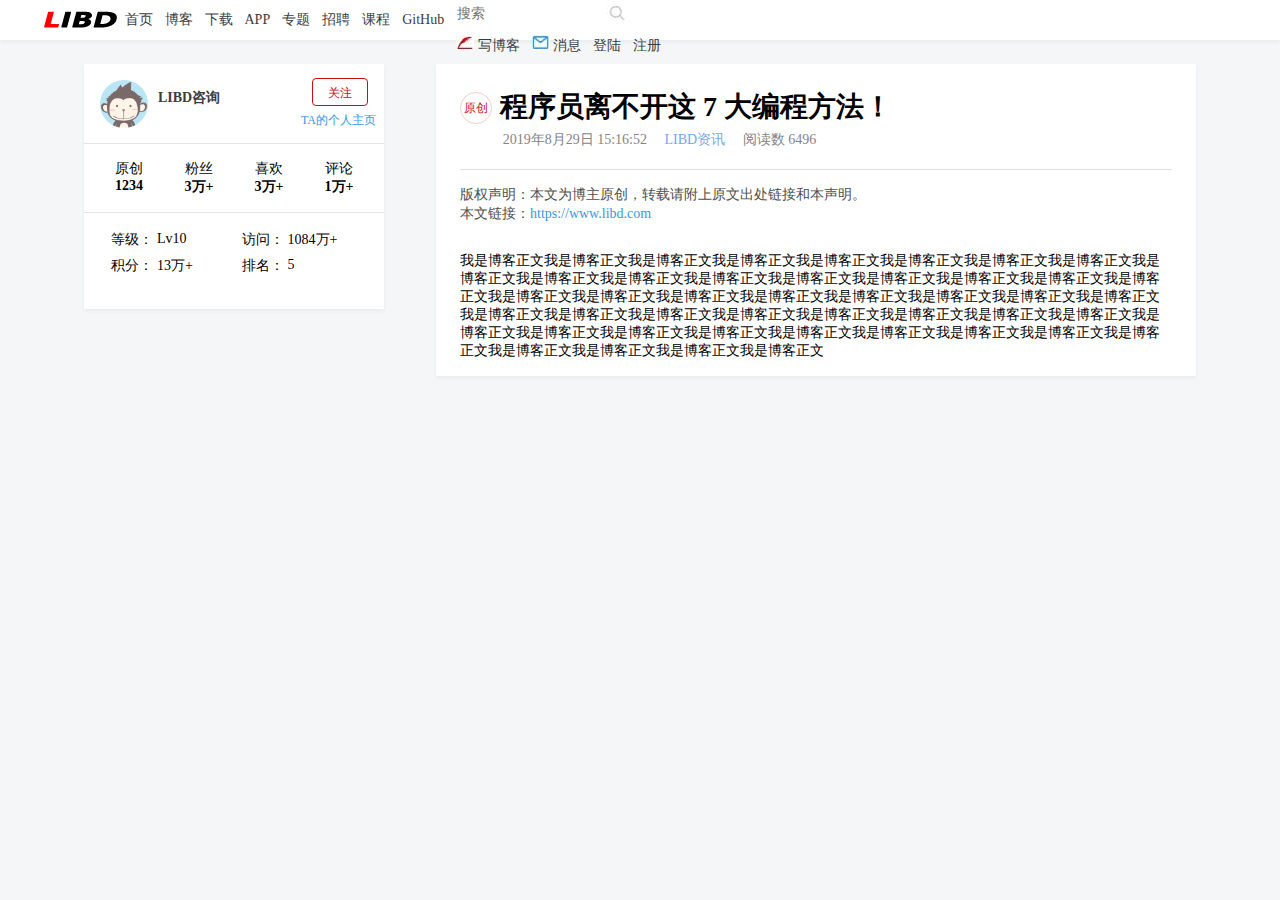
<file: WebContent/BlogArticle.html>
<!doctype html>
<html>
<head>
    <meta charset="utf-8">
    <title>无标题文档</title>
    <link rel="stylesheet" type="text/css" href="css/public.css">
    <link rel="stylesheet" type="text/css" href="css/index.css">
    <link rel="stylesheet" type="text/css" href="css/BlogArticle.css">
</head>

<body>

<div class="navigation"> <!--导航-->
    <div class="navigatLeft">
        <ul>
            <li><a href="index.html" title="首页图片"><img src="images/ico.jpg"/></a></li>
            <li><a href="index.html" title="首页" style="margin-left:0px">首页</a></li>
            <li><a href="" title="博客">博客</a></li>
            <li><a href="" title="下载">下载</a></li>
            <li><a href="" title="APP">APP</a></li>
            <li><a href="" title="专题">专题</a></li>
            <li><a href="" title="招聘">招聘</a></li>
            <li><a href="" title="课程">课程</a></li>
            <li><a href="" title="GitHub">GitHub</a></li>
            <li>
                <div>
                    <input type="text" class="inputSearch" name="search" id="search" placeholder="搜索"/>
                    <a href="">
                        <img src="images/search.jpg" class="icoSearch"/>
                    </a>
                </div>
            </li>
            <li class="writeBlog">
                <a href="WriteBlog.html" title="writeBlog">
                    <img src="images/write_blog.jpg"/>
                    <span>写博客</span>
                </a>
            </li>
            <li class="message">
                <a href="" title="message">
                    <img src="images/message.jpg"/>
                    <span>消息</span>
                </a>
            </li>
            <li class="login_regist">
                <a href="Login.html" title="login">登陆</a>
                <span></span>
                <a href="Regist.html" title="regist">注册</a>
            </li>
        </ul>
    </div>
</div>

<div class="MainBox"><!--博文页面主体-->
    <div class="main"><!--右侧文章内容-->
        <div class="blogContentBox"><!--Main-->
            <div class="blogHeadBox"><!--博文头部框体-->
                <div>
                    <div class="blogTitle"><!--title-->
                        <span>原创</span><!--文章类型-->
                        <h1>程序员离不开这 7 大编程方法！</h1><!--文章标题-->
                    </div>
                    <div class="clears"></div>
                    <div class="blogInfor">
                        <span>2019年8月29日 15:16:52</span>
                        <a class="" href="">LIBD资讯</a>
                        <span>阅读数 6496</span>
                    </div>
                </div>
            </div>
            <div class="blogArticle"><!---博文内框体-->
                <div class="articleContent">
                    <span>版权声明：本文为博主原创，转载请附上原文出处链接和本声明。</span>
                    <div class="linkBox">
                        本文链接：<a href="" class="link">https://www.libd.com</a>
                    </div>
                </div>
                <div class="blogContent"><!--博客正文-->
                    我是博客正文我是博客正文我是博客正文我是博客正文我是博客正文我是博客正文我是博客正文我是博客正文我是博客正文我是博客正文我是博客正文我是博客正文我是博客正文我是博客正文我是博客正文我是博客正文我是博客正文我是博客正文我是博客正文我是博客正文我是博客正文我是博客正文我是博客正文我是博客正文我是博客正文我是博客正文我是博客正文我是博客正文我是博客正文我是博客正文我是博客正文我是博客正文我是博客正文我是博客正文我是博客正文我是博客正文我是博客正文我是博客正文我是博客正文我是博客正文我是博客正文我是博客正文我是博客正文我是博客正文我是博客正文我是博客正文
                </div>
            </div>
        </div>
        <div><!--附件下载--->
        </div>
        <div><!--评论框体-->
        </div>
        <div><!--相关博文框体-->
        </div>
    </div>
    <div class="leftBox"><!--左侧框体-->
        <div class="authorInforBox"><!--作者信息框体-->
            <div class="authorInforUpBox"><!--上层-->
                <div class="authorPic"><!--头像-->
                    <a><img src="images/defaultPic.jpg"/></a>
                </div>
                <div class="authorInfor"><!--用户名-->
                    <p><a class="authorName">LIBD咨询</a></p>
                    <p><a class="homePage">TA的个人主页</a></p>
                </div>
                <div class="guanzhuBtnBox"><!--关注按钮-->
                    <span>
                    	<a class="guanzhuBtn">关注</a>
                    </span>
                </div>
            </div>
            <div class="authorInforMiddleBox"><!--中层-->
                <dl class="MiddleBoxDl" title="">
                    <dt class="authorInforText"><a>原创</a></dt>
                    <dt><a><span class="authorInforNum">1234</span></a></dt>
                </dl>
                <dl class="MiddleBoxDl" title="">
                    <dt class="authorInforText">粉丝</dt>
                    <dd><span class="authorInforNum">3万+</span></dd>
                </dl>
                <dl class="MiddleBoxDl" title="">
                    <dt class="authorInforText">喜欢</dt>
                    <dd><span class="authorInforNum">3万+</span></dd>
                </dl>
                <dl class="MiddleBoxDl" title="">
                    <dt class="authorInforText">评论</dt>
                    <dd><span class="authorInforNum">1万+</span></dd>
                </dl>
            </div>
            <div class="clears"></div>
            <div class="authorInforDownBox">
                <div class="authorInforDown">
                    <dl>
                        <dt>等级：</dt>
                        <dd>Lv10</dd>
                    </dl>
                    <dl>
                        <dt>访问：</dt>
                        <dd title="">1084万+</dd>
                    </dl>
                    <dl>
                        <dt>积分：</dt>
                        <dd title="">13万+</dd>
                    </dl>
                    <dl title="">
                        <dt>排名：</dt>
                        <dd>5</dd>
                    </dl>
                </div>
            </div>
        </div>
        <!--以下为左侧自定义框体-->
    </div>

</div>

</body>
</html>
</file>
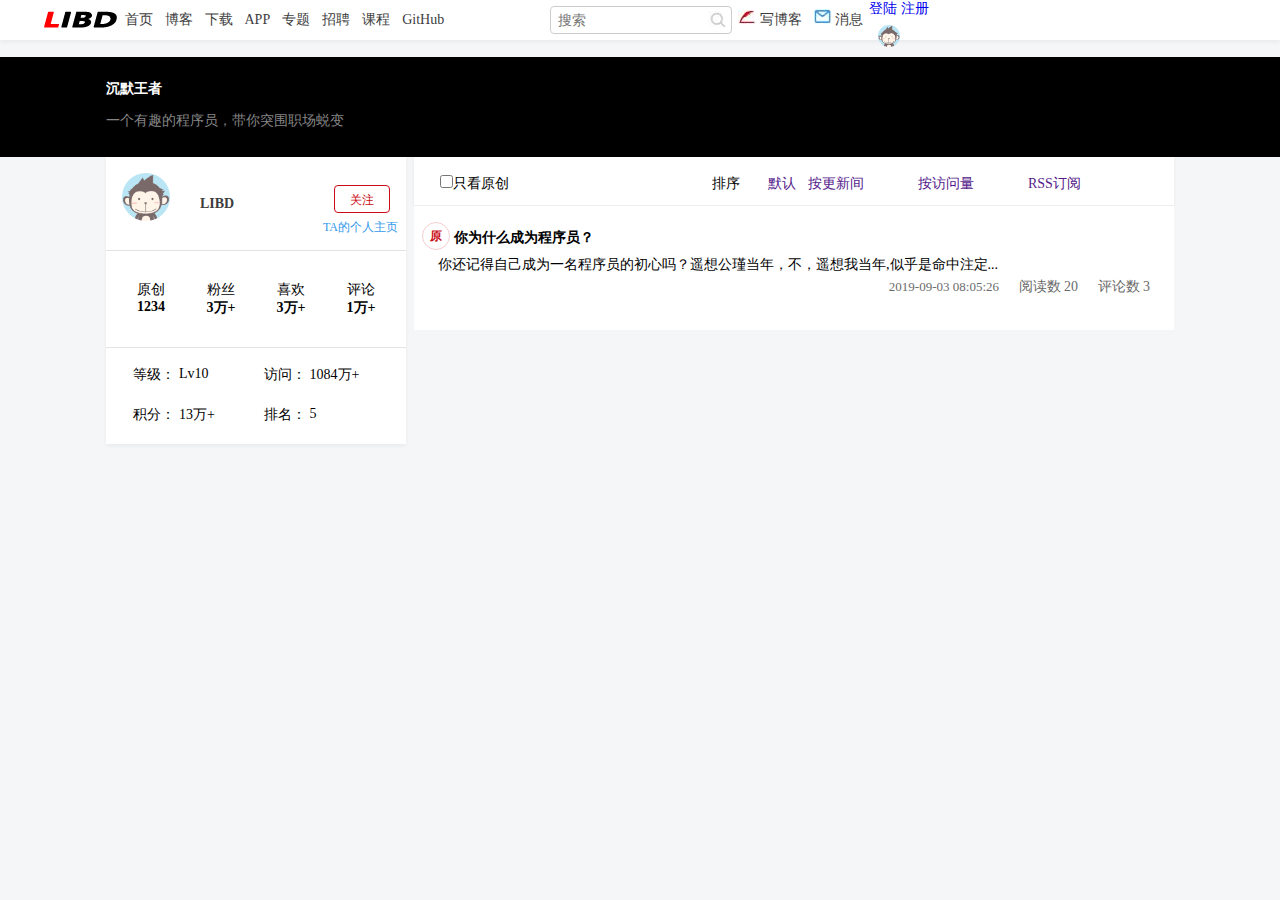
<file: WebContent/BlogPerson.html>
<!doctype html>
<html>
<head>
<meta charset="utf-8">
<title>无标题文档</title>
<link rel="stylesheet" type="text/css" href="css/public.css">
<link rel="stylesheet" type="text/css" href="css/BlogPerson.css">
</head>

<body>
<div class="navigation"> <!--导航-->
	<div class="navigatLeft">
    	<ul>
        	<li><a href="list" title="首页图片"><img src="images/ico.jpg"/></a></li>
            <li><a href="list" title="首页" style="margin-left:0px">首页</a></li>
            <li><a href="" title="博客">博客</a></li>
            <li><a href="" title="下载">下载</a></li>
            <li><a href="" title="APP">APP</a></li>
            <li><a href="" title="专题">专题</a></li>
            <li><a href="" title="招聘">招聘</a></li>
            <li><a href="" title="课程">课程</a></li>
            <li><a href="" title="GitHub">GitHub</a></li>
            <li>
            	<div class="navigatLeftSearch">
                	<input type="text" class="inputSearch" name="search" id="search" placeholder="搜索"/>
                    <a href="">
                    	<img  src="images/search.jpg" class="icoSearch"/>
                    </a>
                </div>
            </li>
            <li class="writeBlog">
            	<a href="WriteBlog.jsp" title="writeBlog">
                	<img src="images/write_blog.jpg"/>
                    <span>写博客</span>
                </a>
            </li>
            <li class="message">
            	<a href="" title="message">
                	<img src="images/message.jpg" />
                    <span>消息</span>
                </a>
            </li>
            <s:if test="#session.saveUserInformationTOSession==null">
            	<li class="login_regist">
            		<a href="Login.jsp" title="login">登陆</a>
             	   <span></span>
             	   <a href="Regist.jsp" title="regist">注册</a>
            	</li>
            </s:if>
            <s:else>
            	<li class="loginedUser">
            		<div class="loginedUserBox">
                    	<a href="" class="loginedUserBoxA"><img class="loginedUserBoxAImg" src="images/defaultPic.jpg"></a>
                    </div>
            	</li>
            </s:else>
        </ul>
    </div>
</div>
<div class="clears"></div>
<div class="banner">
	<div class="container">
    	<div class="title">
        	<h1 class="title_blog">
            	<a href="" class="a_text_white">沉默王者</a>
            </h1>
            <p class="description">一个有趣的程序员，带你突围职场蜕变</p>
        </div>
    </div>

</div>
<div class="content" id="">
	
    <div class="leftBox left" style="width:300px"><!--左侧框体-->
            <div class="authorInforBox"><!--作者信息框体-->
                <div class="authorInforUpBox"><!--上层-->
                    <div class="authorPic"><!--头像-->
                        <a><img src="images/defaultPic.jpg"/></a>
                    </div>
                    <div class="authorInfor"><!--用户名-->
                        <p><a class="authorName">LIBD</a></p>
                        <p><a class="homePage">TA的个人主页</a></p>
                    </div>
                    <div class="guanzhuBtnBox"><!--关注按钮-->
                        <span>
                    	<a class="guanzhuBtn">关注</a>
                    </span>
                    </div>
                </div>
                <div class="authorInforMiddleBox"><!--中层-->
                    <dl class="MiddleBoxDl" title="">
                        <dt class="authorInforText"><a>原创</a></dt>
                        <dt><a><span class="authorInforNum">1234</span></a></dt>
                    </dl>
                    <dl class="MiddleBoxDl" title="">
                        <dt class="authorInforText">粉丝</dt>
                        <dd><span class="authorInforNum">3万+</span></dd>
                    </dl>
                    <dl class="MiddleBoxDl" title="">
                        <dt class="authorInforText">喜欢</dt>
                        <dd><span class="authorInforNum">3万+</span></dd>
                    </dl>
                    <dl class="MiddleBoxDl" title="">
                        <dt class="authorInforText">评论</dt>
                        <dd><span class="authorInforNum">1万+</span></dd>
                    </dl>
                </div>
                <div class="clears"></div>
                <div class="authorInforDownBox">
                    <div class="authorInforDown">
                        <dl>
                            <dt>等级：</dt>
                            <dd>Lv10</dd>
                        </dl>
                        <dl>
                            <dt>访问：</dt>
                            <dd title="">1084万+</dd>
                        </dl>
                        <dl>
                            <dt>积分：</dt>
                            <dd title="">13万+</dd>
                        </dl>
                        <dl title="">
                            <dt>排名：</dt>
                            <dd>5</dd>
                        </dl>
                    </div>
                </div>
            </div>
            <!--以下为左侧自定义框体-->
        </div>
    
    
    <div class="main left">
   		<div class="filter_box ">
    		<table width="700" border="0">
  				<tr>
    				<td width="100">
                    	<form action="" id="Original">
            				<label class="ck_box" for="ckOriginal">
            					<input onChange="" type="checkbox" id="">只看原创
                            </label>
        				</form>
                    </td>
					<td width="20">排序</td>
    				<td width="10"><a href="">默认</a></td>
    				<td width="40"><a href="">按更新间</a></td>
    				<td width="40"><a href="">按访问量</a></td>
    				<td width="40"><a href="">RSS订阅</a></td>
  				</tr>
			</table>
        </div>
        
		<div class="article-list left">
            <div class="articleBox">
            	<h4>
            		<a href="" class="a_text_black">
            			<span class="article_type">原</span>
            			你为什么成为程序员？
            		</a>
            	</h4>
            	<div class="cnt">
            		<a href="" class="a_text_black">
            			你还记得自己成为一名程序员的初心吗？遥想公瑾当年，不，遥想我当年,似乎是命中注定...
            		</a>
            	</div>

                <div class="info_box">
                	<span><span class="date">2019-09-03 08:05:26</span></span>
                    <span class="point"></span>
                    <span><span class="reead_num">阅读数  </span><span class="num">20</span></span>
                    <span class="point"></span>
                    <span><span class="reead_num">评论数  </span><span class="num">3</span></span>
                </div>
            </div>
            
            
        </div>
    </div>
    <div class="clears"></div>
</div>

</body>
</html>
</file>
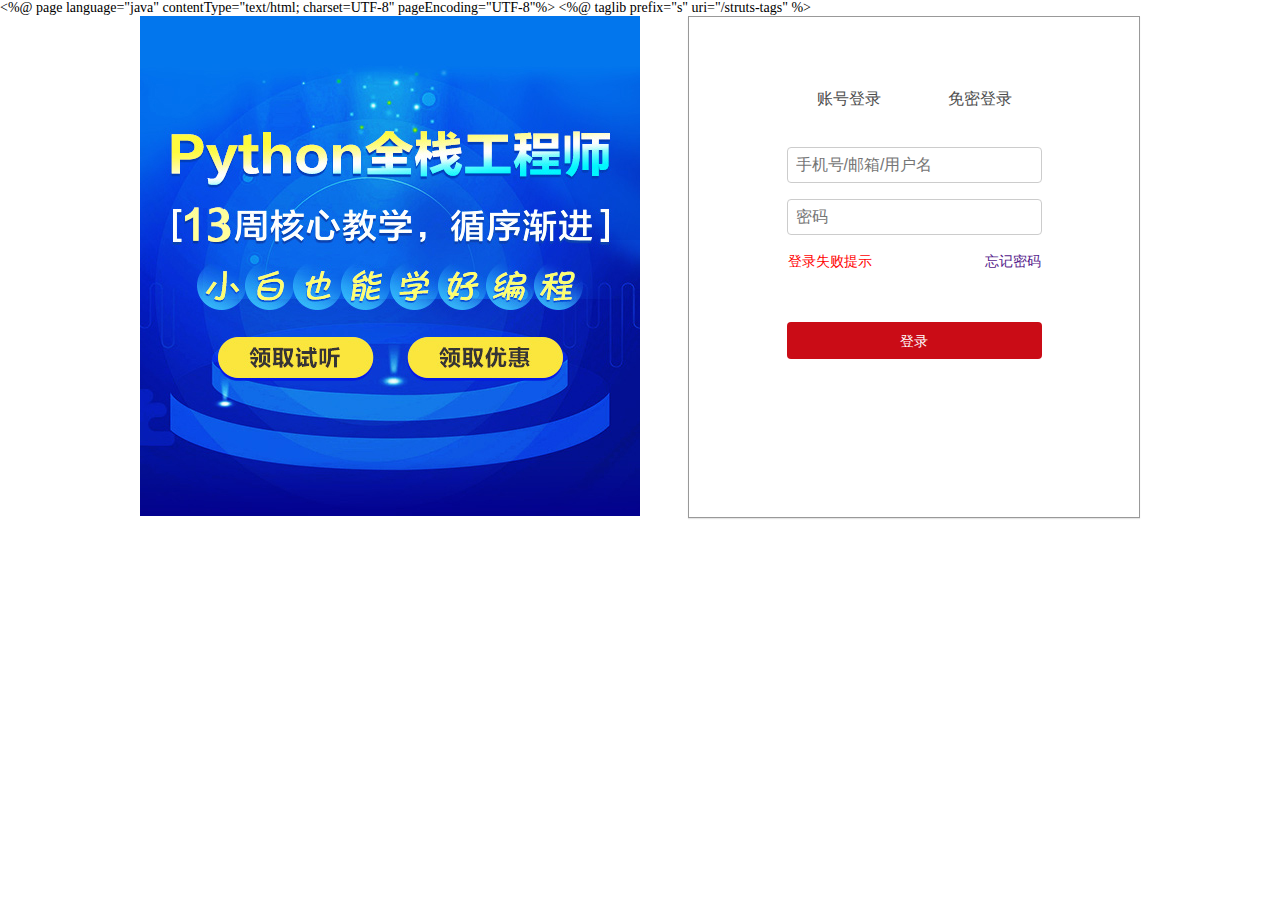
<file: WebContent/Login.html>
<%@ page language="java" contentType="text/html; charset=UTF-8"
    pageEncoding="UTF-8"%>
<%@ taglib prefix="s" uri="/struts-tags" %>
<!DOCTYPE html>
<html>
<head>
<meta charset="UTF-8">
<title>Insert title here</title>
<link rel="stylesheet" type="text/css" href="css/public.css">
<link rel="stylesheet" type="text/css" href="css/frame.css">
</head>
<body>
<div class="frame">

	<div class="leftFrame"><!--图片-->
    	<img src="images/gg.jpg">
	</div>
 	<div class="login"><!--登录-->
    	<div class="form">
    		<form action="doLogin">
    		<div class="tab"><!--登录tab-->
        		<a href id="tab_1" class="tab_1">账号登录</a>
        		<a href id="tab_2" class="tab_2">免密登录</a>
	       	</div>
            <div class="clears"></div>
	       	<div class="accountTab">
            	<div class="account">
                	<input type="text" name="ue.account" placeholder="手机号/邮箱/用户名" id="account" class="accInput">
                </div>
            </div>
            <div class="passwordTab">
            	<div class="password">
                	<input type="text" name="ue.password" placeholder="密码" id="password" class="pwdInput">
                </div>
            </div>
            <div class="forgetpwd"><a href="">忘记密码</a></div>
            <div class="error"><!--失败提示-->登录失败提示</div>
            <div class="clears"></div>
            <div class="loginButton">
            	<button class="btn">登录</button>
            </div>
    		</form>
        	
        </div>
    	
    </div>

</div>
</body>
</html>
</file>
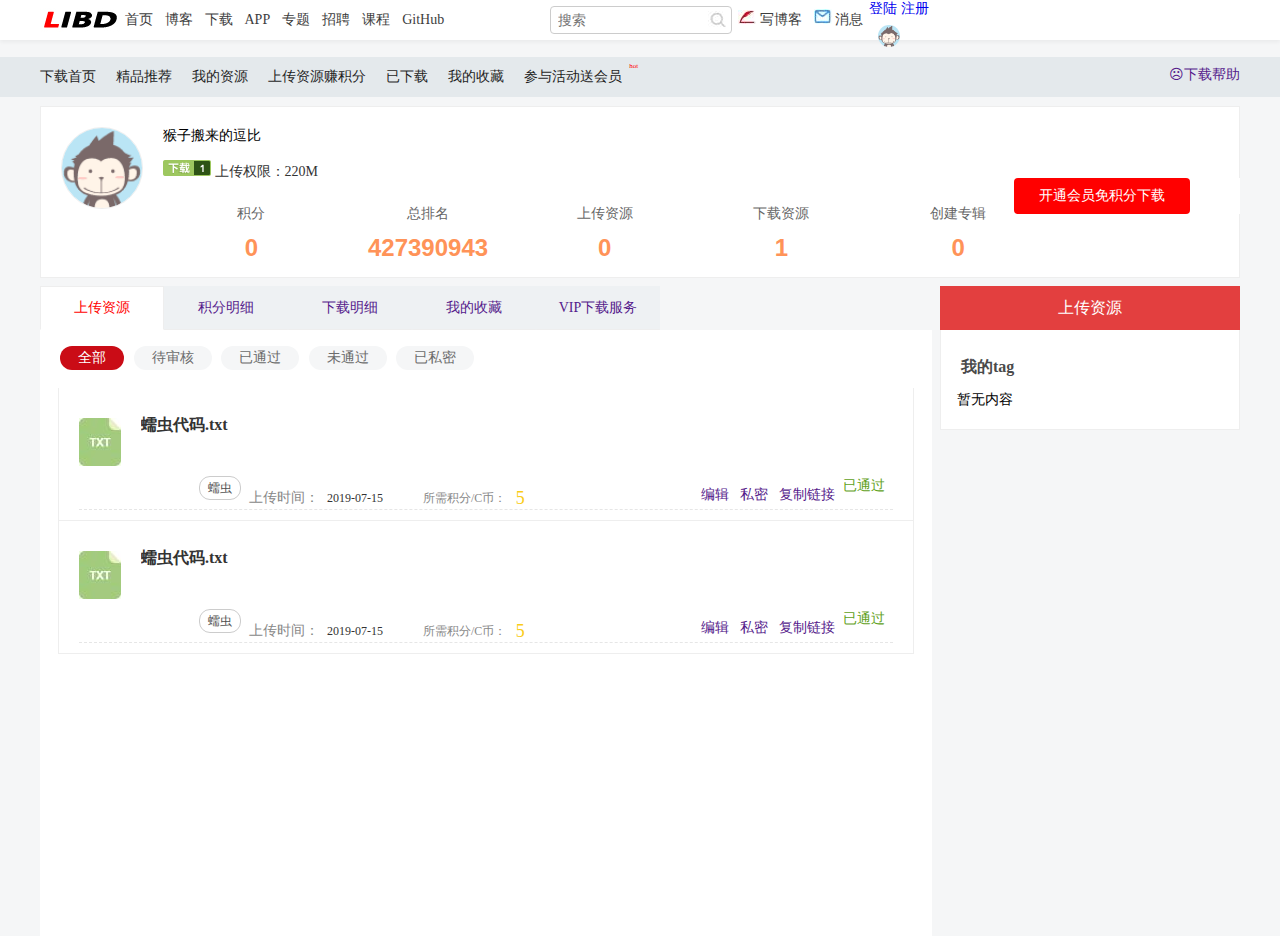
<file: WebContent/MyResource.html>
<!doctype html>
<html>
<head>
    <meta charset="utf-8">
    <title>无标题文档</title>
    <link rel="stylesheet" type="text/css" href="css/public.css">
    <link rel="stylesheet" type="text/css" href="css/MyResource.css">
</head>

<body>
<div class="navigation"> <!--导航-->
    <div class="navigatLeft">
        <ul>
            <li><a href="list" title="首页图片"><img src="images/ico.jpg"/></a></li>
            <li><a href="list" title="首页" style="margin-left:0px">首页</a></li>
            <li><a href="" title="博客">博客</a></li>
            <li><a href="" title="下载">下载</a></li>
            <li><a href="" title="APP">APP</a></li>
            <li><a href="" title="专题">专题</a></li>
            <li><a href="" title="招聘">招聘</a></li>
            <li><a href="" title="课程">课程</a></li>
            <li><a href="" title="GitHub">GitHub</a></li>
            <li>
                <div class="navigatLeftSearch">
                    <input type="text" class="inputSearch" name="search" id="search" placeholder="搜索"/>
                    <a href="">
                        <img src="images/search.jpg" class="icoSearch"/>
                    </a>
                </div>
            </li>
            <li class="writeBlog">
                <a href="WriteBlog.jsp" title="writeBlog">
                    <img src="images/write_blog.jpg"/>
                    <span>写博客</span>
                </a>
            </li>
            <li class="message">
                <a href="" title="message">
                    <img src="images/message.jpg"/>
                    <span>消息</span>
                </a>
            </li>
            <s:if test="#session.saveUserInformationTOSession==null">
                <li class="login_regist">
                    <a href="Login.jsp" title="login">登陆</a>
                    <span></span>
                    <a href="Regist.jsp" title="regist">注册</a>
                </li>
            </s:if>
            <s:else>
                <li class="loginedUser">
                    <div class="loginedUserBox">
                        <a href="" class="loginedUserBoxA"><img class="loginedUserBoxAImg" src="images/defaultPic.jpg"></a>
                    </div>
                </li>
            </s:else>
        </ul>
    </div>
</div>
<div class="clears"></div>
<div class="news_nav">
    <div class="container">
        <div class="nav_bar">
            <a href="">下载首页</a>
            <a href="">精品推荐</a>
            <a href="">我的资源</a>
            <a href="">上传资源赚积分</a>
            <a href="">已下载</a>
            <a href="">我的收藏</a>
            <a href="">参与活动送会员</a>
            <span class="hot_text">hot</span>
        </div>
        <div class="search_download">
            <a href="" class="help">☹下载帮助</a>
        </div>
    </div>
    <div class="clears"></div>
</div>
<div class="meeting_main">
    <div class="download_profile">
        <div class="profile_card">
            <div class="card1">
                <img src="images/defaultPic.jpg" class="avatar">
            </div>
            <div class="brief">
                <div class="name"><span>猴子搬来的逗比</span></div>
                <p class="rights">
                    <span><img src="images/grade.png"></span>
                    <span><label>上传权限：</label>220M</span>
                </p>
            </div>
            <ul class="datas">
                <li><label>积分</label>
                    <span>0</span>
                </li>
                <li><label>总排名</label>
                    <span>427390943</span>
                </li>
                <li><label>上传资源</label>
                    <span>0</span>
                </li>
                <li><label>下载资源</label>
                    <span>1</span>
                </li>
                <li><label>创建专辑</label>
                    <span>0</span>
                </li>
            </ul>
        </div>
        <div class="cardr">
            <ul class="non_nembers">
                <li>
                    <a href="" class="btn_vip">开通会员免积分下载</a>
                </li>
            </ul>
        </div>
        <div class="clears"></div>
        <div class="main">
            <div class="datas_detail left">
                <ul class="tabs">
                    <li class="cur"><a href="">上传资源</a></li>
                    <li><a href="">积分明细</a></li>
                    <li><a href="">下载明细</a></li>
                    <li><a href="">我的收藏</a></li>
                    <li><a href="">VIP下载服务</a></li>
                </ul>
                <div class="clears"></div>
                <div class="items">
                    <div class="selector_box">
                        <a href="" class="btn_selector active">全部</a>
                        <a href="" class="btn_selector">待审核</a>
                        <a href="" class="btn_selector">已通过</a>
                        <a href="" class="btn_selector">未通过</a>
                        <a href="" class="btn_selector">已私密</a>
                    </div>
                    <div class="clears"></div>
                    <div class="list_container">
                    	<!--循环开始-->
                    	<ul>
                        	<li>
                            	<div class="resourceBox">
                                
                                	<div class="resourceImg"><!--资源类型图片-->
                                    	<a><img src="images/fileImg.jpg"/></a>
                                    </div>
                                    <div class="resourceCon"><!--资源信息-->
                                    	<h3>
                                        	<a target="_blank" href="">蠕虫代码.txt</a>
                                        </h3>
                                    </div>
                                    <div class="clears"></div>
                                    <div class="resourceTagBox">
                                    	<p class="resourceTag">
                                        	<a target="_blank" href="">蠕虫</a>
                                        </p>
                                        <div class="resourceState">
                                        	<span class="resourceStatu">已通过</span>
                                        </div>
                                    </div>
                                    <div class="resourceDate">
                                    	<label>上传时间：</label>
                                        2019-07-15
                                    </div>
                                    <div class="resourceScore">
                                    	<label>所需积分/C币：</label>
                                        5
                                    </div>
                                    <div class="resourceOperate">
                                    	<a href="" class="">编辑</a>
                                       	<label class="ShuXian"></label>
                                        <a href="" class="">私密</a>
                                        <label class="ShuXian"></label>
                                        <a href="" class="">复制链接</a>
                                    </div>
                                </div>
                                
                            </li>
                        </ul>
                        <div class="list_container_nav"><!--分割线--></div>
                    	<!--循环结束-->
                        <ul>
                        	<li>
                            	<div class="resourceBox">
                                
                                	<div class="resourceImg"><!--资源类型图片-->
                                    	<a><img src="images/fileImg.jpg"/></a>
                                    </div>
                                    <div class="resourceCon"><!--资源信息-->
                                    	<h3>
                                        	<a target="_blank" href="">蠕虫代码.txt</a>
                                        </h3>
                                    </div>
                                    <div class="clears"></div>
                                    <div class="resourceTagBox">
                                    	<p class="resourceTag">
                                        	<a target="_blank" href="">蠕虫</a>
                                        </p>
                                        <div class="resourceState">
                                        	<span class="resourceStatu">已通过</span>
                                        </div>
                                    </div>
                                    <div class="resourceDate">
                                    	<label>上传时间：</label>
                                        2019-07-15
                                    </div>
                                    <div class="resourceScore">
                                    	<label>所需积分/C币：</label>
                                        5
                                    </div>
                                    <div class="resourceOperate">
                                    	<a href="" class="">编辑</a>
                                       	<label class="ShuXian"></label>
                                        <a href="" class="">私密</a>
                                        <label class="ShuXian"></label>
                                        <a href="" class="">复制链接</a>
                                    </div>
                                </div>
                                
                            </li>
                        </ul>
                        <div class="list_container_nav"><!--分割线--></div>
                    </div>
                </div>
            </div>

            <div class="aside right">
                <div class="btns">
                    <a href="">上传资源</a>
                </div>
                <div class="tags">
                    <h3>我的tag</h3>
                    <div class="content">
                        暂无内容
                    </div>
                </div>
                <div class="clears"></div>
                <div class=""></div><!--自定义内容-->
            </div>
        </div>
    </div>
</div>

</body>
</html>
</file>
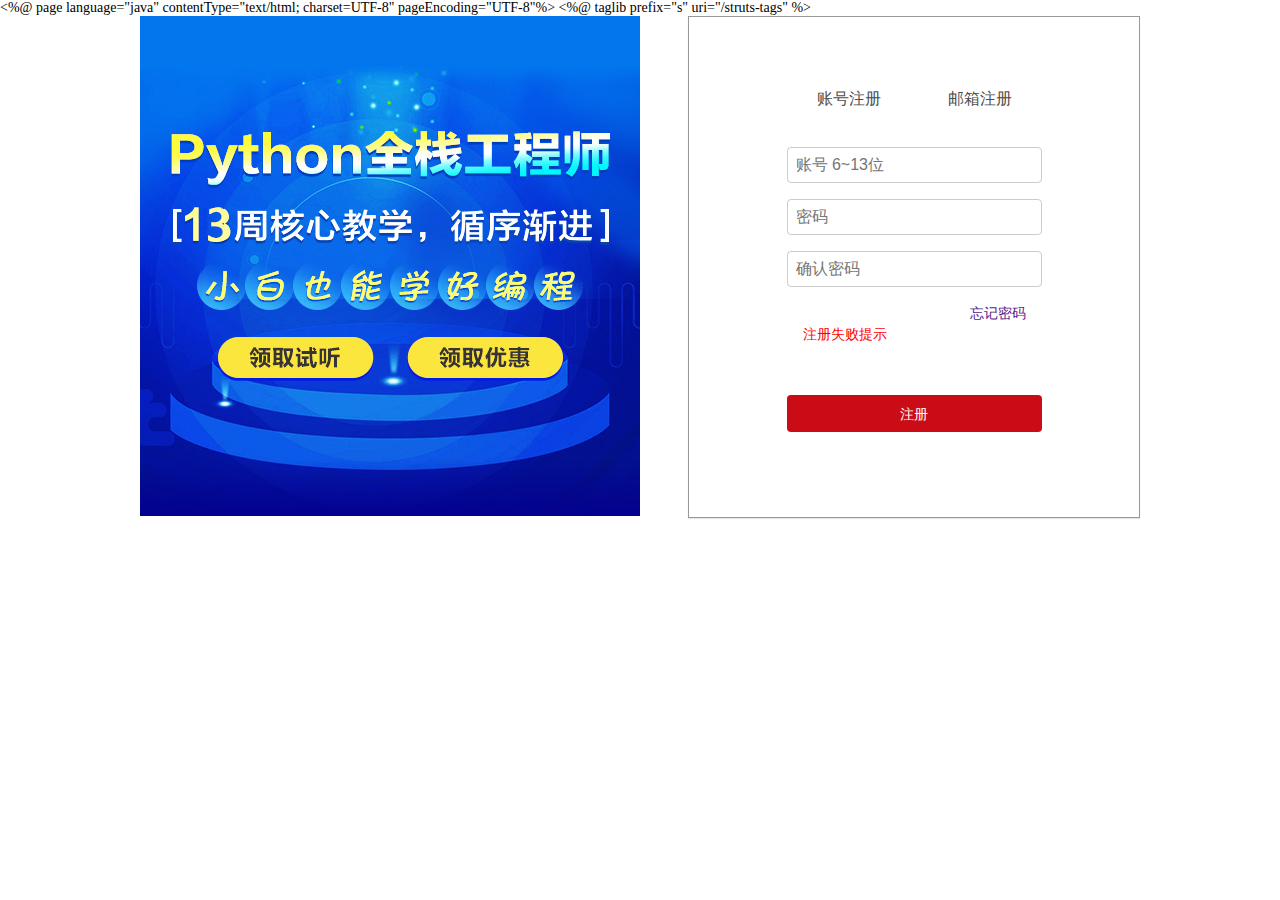
<file: WebContent/regist.html>
<%@ page language="java" contentType="text/html; charset=UTF-8"
    pageEncoding="UTF-8"%>
<%@ taglib prefix="s" uri="/struts-tags" %>
<!DOCTYPE html>
<html>
<head>
<meta charset="UTF-8">
<title>Insert title here</title>
<link rel="stylesheet" type="text/css" href="css/public.css">
<link rel="stylesheet" type="text/css" href="css/regist.css">
</head>
<body>
<div class="frame">

	<div class="leftFrame"><!--图片-->
    	<img src="images/gg.jpg">
	</div>
 	<div class="regist"><!--登录-->
    	<div class="form">
    		<form action="doRegist">
    		<div class="tab"><!--注册tab-->
        		<a href id="tab_1" class="tab_1">账号注册</a>
        		<a href id="tab_2" class="tab_2">邮箱注册</a>
	       	</div>
            <div class="clears"></div>
	       	<div class="accountTab">
            	<div class="account">
                	<input type="text" name="ue.account" placeholder="账号 6~13位" id="account" class="accInput">
                </div>
            </div>
            <div class="passwordTab">
            	<div class="password">
                	<input type="password" name="ue.password" placeholder="密码" id="password" class="pwdInput">
                </div>
            <div class="passwordTab">
            	<div class="password">
                	<input type="password" name="ue.password" placeholder="确认密码" id="confirmPassword" class="pwdInput">
                </div>
            </div>
            <div class="forgetpwd"><a href="">忘记密码</a></div>
            <div class="error"><!--失败提示-->注册失败提示</div>
            <div class="clears"></div>
            <div class="loginButton">
            	<button class="btn">注册</button>
            </div>
    		</form>
        	
        </div>
    	
    </div>

</div>
</body>
</html>
</file>
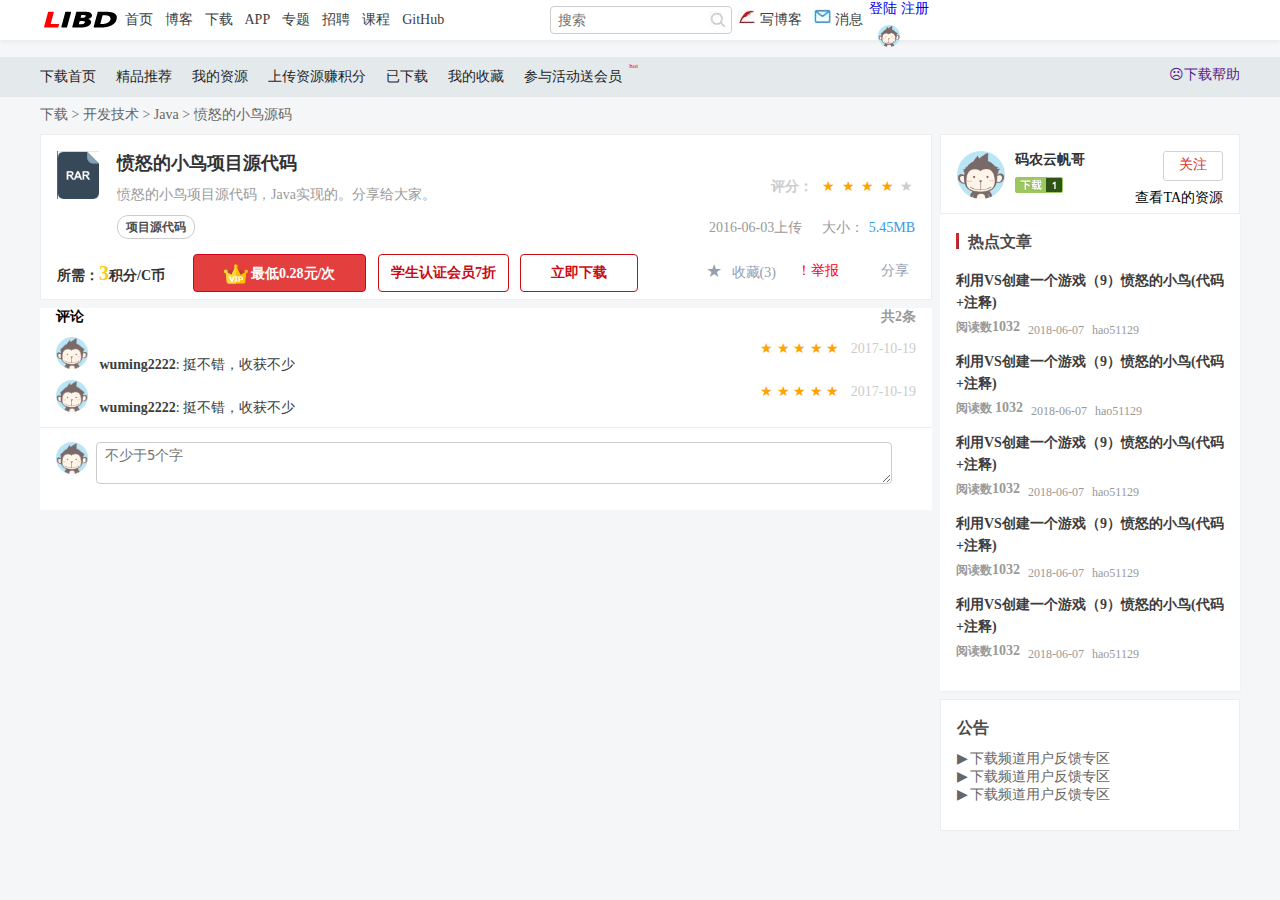
<file: WebContent/ResourceDetail.html>
<!doctype html>
<html>
<head>
<meta charset="utf-8">
<title>无标题文档</title>
<link rel="stylesheet" type="text/css" href="css/public.css">
<link rel="stylesheet" type="text/css" href="css/ResourceDetail.css">
</head>

<body>

<div class="navigation"> <!--导航-->
	<div class="navigatLeft">
    	<ul>
        	<li><a href="list" title="首页图片"><img src="images/ico.jpg"/></a></li>
            <li><a href="list" title="首页" style="margin-left:0px">首页</a></li>
            <li><a href="" title="博客">博客</a></li>
            <li><a href="" title="下载">下载</a></li>
            <li><a href="" title="APP">APP</a></li>
            <li><a href="" title="专题">专题</a></li>
            <li><a href="" title="招聘">招聘</a></li>
            <li><a href="" title="课程">课程</a></li>
            <li><a href="" title="GitHub">GitHub</a></li>
            <li>
            	<div class="navigatLeftSearch">
                	<input type="text" class="inputSearch" name="search" id="search" placeholder="搜索"/>
                    <a href="">
                    	<img  src="images/search.jpg" class="icoSearch"/>
                    </a>
                </div>
            </li>
            <li class="writeBlog">
            	<a href="WriteBlog.jsp" title="writeBlog">
                	<img src="images/write_blog.jpg"/>
                    <span>写博客</span>
                </a>
            </li>
            <li class="message">
            	<a href="" title="message">
                	<img src="images/message.jpg" />
                    <span>消息</span>
                </a>
            </li>
            <s:if test="#session.saveUserInformationTOSession==null">
            	<li class="login_regist">
            		<a href="Login.jsp" title="login">登陆</a>
             	   <span></span>
             	   <a href="Regist.jsp" title="regist">注册</a>
            	</li>
            </s:if>
            <s:else>
            	<li class="loginedUser">
            		<div class="loginedUserBox">
                    	<a href="" class="loginedUserBoxA"><img class="loginedUserBoxAImg" src="images/defaultPic.jpg"></a>
                    </div>
            	</li>
            </s:else>
        </ul>
    </div>
</div>
<div class="clears"></div>
<div class="news_nav">
	<div class="container">
    	<div class="nav_bar">
        	<a href="">下载首页</a>
            <a href="">精品推荐</a>
            <a href="">我的资源</a>
            <a href="">上传资源赚积分</a>
            <a href="">已下载</a>
            <a href="">我的收藏</a>
            <a href="">参与活动送会员</a>
            <span class="hot_text">hot</span>
        </div>
        <div class="search_download">
        	<a href=""  class="help">☹下载帮助</a>
        </div>
    </div>
    <div class="clears"></div>
</div>
<div class="meeting_main">
	<div class="container libd_dl_bread">
    	<div class="row">
        	<div col-md-12>
            	<a href="">下载</a> > 
                <a href="">开发技术</a> > 
                <a href="">Java</a> > 
                <a href="">愤怒的小鸟源码</a>
            </div>
        </div>
    </div>
    <div class="clears"></div>
    <div class="download_l left">
    	<div class="download_top">
        	<div class="download_top_wrap">
            	<div class="download_top_t">
                	<div class="download_dl">
                    	<dt>
                        	<img src="images/img_rar.png">
                        </dt>
                        <dd>
                        	<h3>
                            	<span>愤怒的小鸟项目源代码</span>
                                <span class="starts"><em>评分：</em>
                                <i aria-hidden="true" class="fa fa-star yellow">★</i>
                                <i aria-hidden="true" class="fa fa-star yellow">★</i>
                                <i aria-hidden="true" class="fa fa-star yellow">★</i>
                                <i aria-hidden="true" class="fa fa-star yellow">★</i>
                                <i aria-hidden="true" class="fa fa-star">★</i>
                                </span>
                            </h3>
                            
                            <div class="download_b">
                            	<div class="pre_description">愤怒的小鸟项目源代码，Java实现的。分享给大家。</div>
                                <div class="dl_b">
                                	<label>
                                    	<a href="" class="tag">项目源代码</a>
                                    </label>
                                    <strong class="size_box">
                                    	<span>2016-06-03上传</span>
                                        <span>大小：<em>5.45MB</em></span>
                                    </strong>
                                </div>
                            </div>
                        </dd>
                    </div>
                </div>
            </div>
            <div class="clears"></div>
	        <div class="dl_download dl_pdf">
	        	<div class=" dl_download_box dl_download_l">
	            	<label>
	                	所需：<em>3</em>积分/C币
	                </label>
	                <a class="open_vip">
	                	<img src="images/VIP.png">
	                    <span>最低0.28元/次</span>
	                </a>
	                <a class="student">
	                	<span>学生认证会员7折</span>
	                </a>
	                <a class="">立即下载</a>
	            </div>
	            <div class=" dl_download_box_r right">
	            	<div class=" dl_func right libd_share_btn" id="libd-share-btn">分享</div>
	                <a class="dl_func" style="width:75px;">
	                	<i class="fa fa-star">★</i>
	                    <span>收藏</span><em>(3)</em>
	                    
	                </a>
	                <a class="dl_func" style="color:red; width:50px;">
	                	
	                    <span style="color:#F00;">！举报</span>
	                </a>
	            </div>
	            <div class="clears"></div>
	        	
	        </div>
        </div>
        <div class="comment_t">
        	<div class="dl_comm" id="comment">
            	<h3 class="comment_t">
                	<strong>评论</strong>
                    <span>共2条</span>
                </h3>
                <div class="comm_t">
                	<div class="comm_list">
                    	<div class="comm_list_t">
                        	<div class="comm_list_t_l left">
                            	<a>
                                	<img src="images/defaultPic.jpg" class="comm_avatar">
                                </a>
                                <a class="dl_user">
                                	<b>wuming2222</b>:
                                </a>
                                <span class="comm_con">挺不错，收获不少</span>
                            </div>
                            <div class="comm_list_t_r right">
                            	<label>
                                <i aria-hidden="true" class="fa fa-star yellow">★</i>
                                <i aria-hidden="true" class="fa fa-star yellow">★</i>
                                <i aria-hidden="true" class="fa fa-star yellow">★</i>
                                <i aria-hidden="true" class="fa fa-star yellow">★</i>
                                <i aria-hidden="true" class="fa fa-star yellow">★</i>
                                </label>
                                <span>2017-10-19</span>
                            </div>
                            <div class="clears"></div>
                            
                        </div>
                    </div>
                    <div class="comm_list">
                    	<div class="comm_list_t">
                        	<div class="comm_list_t_l left">
                            	<a>
                                	<img src="images/defaultPic.jpg" class="comm_avatar">
                                </a>
                                <a class="dl_user">
                                	<b>wuming2222</b>:
                                </a>
                                <span class="comm_con">挺不错，收获不少</span>
                            </div>
                            <div class="comm_list_t_r right">
                            	<label>
                                <i aria-hidden="true" class="fa fa-star yellow">★</i>
                                <i aria-hidden="true" class="fa fa-star yellow">★</i>
                                <i aria-hidden="true" class="fa fa-star yellow">★</i>
                                <i aria-hidden="true" class="fa fa-star yellow">★</i>
                                <i aria-hidden="true" class="fa fa-star yellow">★</i>
                                </label>
                                <span>2017-10-19</span>
                            </div>
                            <div class="clears"></div>
                            <div class="comm_b">
                            	<div class="comm_b_l left">
                                	<a>
                                    	<img src="images/defaultPic.jpg">
                                    </a>
                                </div>
                                <div class="comm_b_r">
                                	<div class="comm_b_t" style="display:none;">
                                    	<ul class="comment_stars">
                                        	<li class="tit">评分:</li>
                                            <li class="starts">
                                            	<i aria-hidden="true" class="fa fa-star yellow">★</i>
                                <i aria-hidden="true" class="fa fa-star yellow">★</i>
                                <i aria-hidden="true" class="fa fa-star yellow">★</i>
                                <i aria-hidden="true" class="fa fa-star yellow">★</i>
                                <i aria-hidden="true" class="fa fa-star yellow">★</i>
                                            </li>
                                        </ul>
                                        <div class=" dl_comm_tip">一个资源可评论一次，不少于5个字</div>
                                    </div>
                                    <div class="comm_b_b">
                                    	<textarea class="comm_text" placeholder="不少于5个字"></textarea><button class="comm_btn" style="display:none;">发表</button>
                                    </div>
                                </div>
                            </div>
                        </div>
                    </div>
                </div>
            </div>
        </div>
    </div>
    <div class="download_r right">
    	<div class="dl_right_fixed">
        	<div class="mod_personal">
            	<div class="personal_wrap">
                	<dt>
                    	<a>
                        	<img class="head" src="images/defaultPic.jpg">
                        </a>
                        <span class="vip"></span>
                    </dt>
                    <dd>
                    	<a class="name">码农云帆哥</a>
                        <p>
                        	<span>
                            	<img src="images/grade.png">
                            </span>
                        </p>
                        <div class="mod_person_r">
                        	<p>
                            	<span class="attention_btn">
                                	<span class="text">关注</span>
                                </span>
                            </p>
                            <div class="check_all">
                            	<a class="check_all_btn">查看TA的资源</a>
                            </div>
                        </div>
                    </dd>
                </div>
            </div>
            <div class="dl_left_box">
            	<h3 class="dl_new_tit">
                	<span class="line">|</span>
                    <span class="txt">热点文章</span>
                </h3>
                <div class="dl_company">
                	<ul class="hot_arti_list">
                    	<li>
                        	<h4>
                            	<a class="article_t">利用VS创建一个游戏（9）愤怒的小鸟(代码+注释)</a>
                            </h4>
                            <div class="hot_arti_b">
                            	<label>阅读数<i>1032</i></label>
                                <span>2018-06-07</span><em>hao51129</em>
                            </div>
                        </li>
                        <li>
                        	<h4>
                            	<a class="article_t">利用VS创建一个游戏（9）愤怒的小鸟(代码+注释)</a>
                            </h4>
                            <div class="hot_arti_b">
                            	<label>阅读数&nbsp;<i>1032</i></label>
                                <span>2018-06-07</span><em>hao51129</em>
                            </div>
                        </li>
                        <li>
                        	<h4>
                            	<a class="article_t">利用VS创建一个游戏（9）愤怒的小鸟(代码+注释)</a>
                            </h4>
                            <div class="hot_arti_b">
                            	<label>阅读数<i>1032</i></label>
                                <span>2018-06-07</span>
                                <em>hao51129</em>
                            </div>
                        </li>
                        <li>
                        	<h4>
                            	<a class="article_t">利用VS创建一个游戏（9）愤怒的小鸟(代码+注释)</a>
                            </h4>
                            <div class="hot_arti_b">
                            	<label>阅读数<i>1032</i></label>
                                <span>2018-06-07</span><em>hao51129</em>
                            </div>
                        </li>
                        <li>
                        	<h4>
                            	<a class="article_t">利用VS创建一个游戏（9）愤怒的小鸟(代码+注释)</a>
                            </h4>
                            <div class="hot_arti_b">
                            	<label>阅读数<i>1032</i></label>
                                <span>2018-06-07</span><em>hao51129</em>
                            </div>
                        </li>
                    </ul>
                </div>
            </div>
            <div class=" dl_wrap">
            	<h4 class=" dl_common_t">
                	<span>公告</span>
                </h4>
                <div class="dl_notice">
                	<ul class="resource_c_list">
                    	<li>
                        	<i class="fa">▶</i><a>下载频道用户反馈专区</a>
                            
                        </li>
                        <li>
                        	<i class="fa">▶</i><a>下载频道用户反馈专区</a>
                            
                        </li>
                        <li>
                        	<i class="fa">▶</i><a>下载频道用户反馈专区</a>
                            
                        </li>
                    </ul>
                </div>
            </div>
        </div>
    </div>
</div>

</body>
</html>
</file>
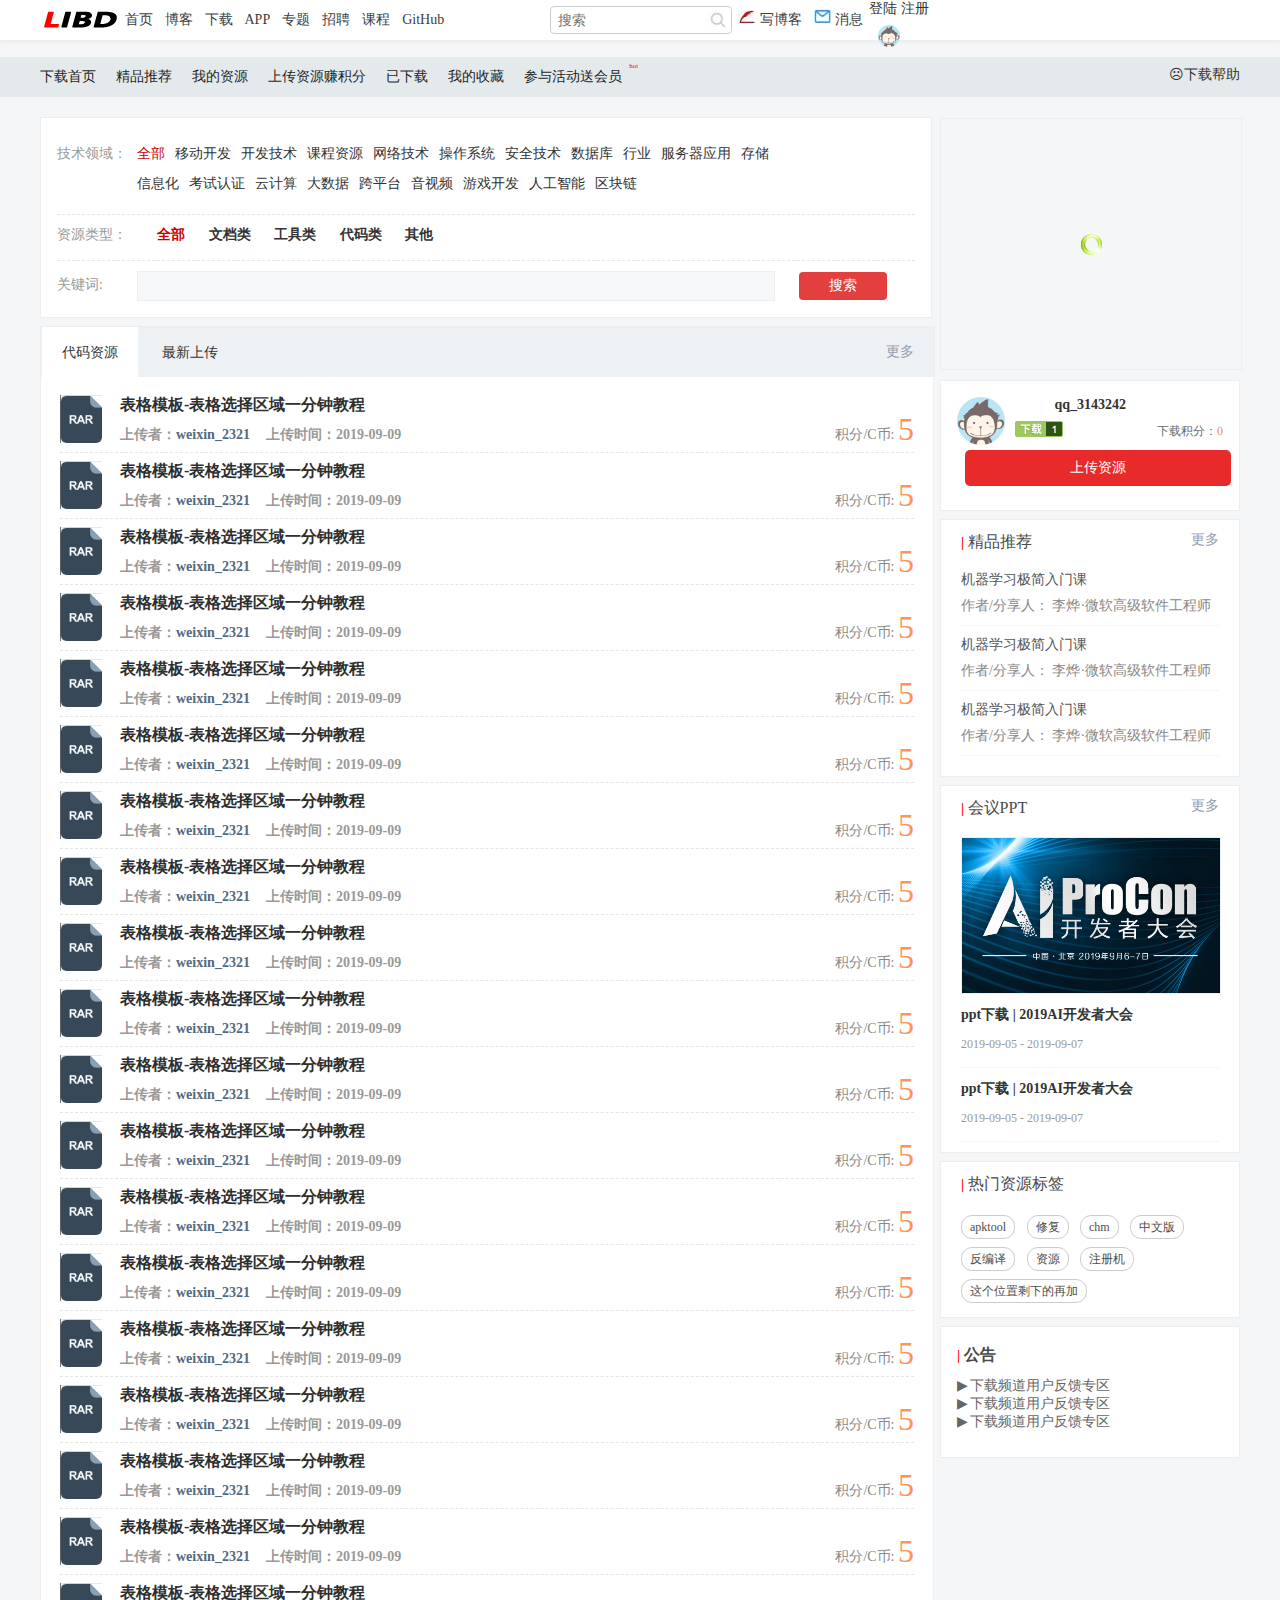
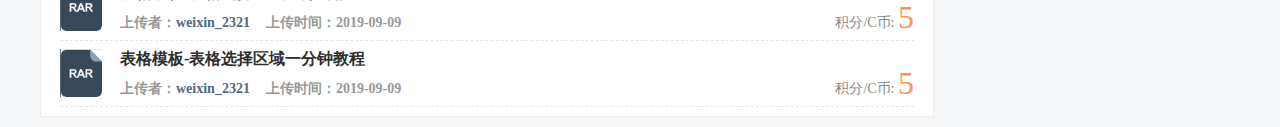
<file: WebContent/ResourceHomepage.html>
<!doctype html>
<html>
<head>
<meta charset="utf-8">
<title>无标题文档</title>
<link rel="stylesheet" type="text/css" href="css/public.css">
<link rel="stylesheet" type="text/css" href="css/ResourceHomepage.css">
</head>

<body>
<div class="navigation"> <!--导航-->
	<div class="navigatLeft">
    	<ul>
        	<li><a href="list" title="首页图片"><img src="images/ico.jpg"/></a></li>
            <li><a href="list" title="首页" style="margin-left:0px">首页</a></li>
            <li><a href="" title="博客">博客</a></li>
            <li><a href="" title="下载">下载</a></li>
            <li><a href="" title="APP">APP</a></li>
            <li><a href="" title="专题">专题</a></li>
            <li><a href="" title="招聘">招聘</a></li>
            <li><a href="" title="课程">课程</a></li>
            <li><a href="" title="GitHub">GitHub</a></li>
            <li>
            	<div class="navigatLeftSearch">
                	<input type="text" class="inputSearch" name="search" id="search" placeholder="搜索"/>
                    <a href="">
                    	<img  src="images/search.jpg" class="icoSearch"/>
                    </a>
                </div>
            </li>
            <li class="writeBlog">
            	<a href="WriteBlog.jsp" title="writeBlog">
                	<img src="images/write_blog.jpg"/>
                    <span>写博客</span>
                </a>
            </li>
            <li class="message">
            	<a href="" title="message">
                	<img src="images/message.jpg" />
                    <span>消息</span>
                </a>
            </li>
            <s:if test="#session.saveUserInformationTOSession==null">
            	<li class="login_regist">
            		<a href="Login.jsp" title="login">登陆</a>
             	   <span></span>
             	   <a href="Regist.jsp" title="regist">注册</a>
            	</li>
            </s:if>
            <s:else>
            	<li class="loginedUser">
            		<div class="loginedUserBox">
                    	<a href="" class="loginedUserBoxA"><img class="loginedUserBoxAImg" src="images/defaultPic.jpg"></a>
                    </div>
            	</li>
            </s:else>
        </ul>
    </div>
</div>
<div class="clears"></div>
<div class="news_nav">
	<div class="container">
    	<div class="nav_bar">
        	<a href="">下载首页</a>
            <a href="">精品推荐</a>
            <a href="">我的资源</a>
            <a href="">上传资源赚积分</a>
            <a href="">已下载</a>
            <a href="">我的收藏</a>
            <a href="">参与活动送会员</a>
            <span class="hot_text">hot</span>
        </div>
        <div class="search_download">
        	<a href=""  class="help">☹下载帮助</a>
        </div>
    </div>
    <div class="clears"></div>
</div>
<div class="home_page_wrap">
	<div class="right_bottom_ads"></div>
    <input id="is_login" type="hidden" value="true">
    <div class="home_banner" style="display:none;"></div>
    <div class="container main" >
    	<div class="main_l left" style="margin-top:-20px;">
        	<div class="dl_wrap">
            	<dl class=" cate_sea_list">
                	<dt>技术领域：</dt>
                    <dd>
                    	<ul class=" cate_list">
                        	<li class="cate_cur"><a>全部</a></li>
                            <li><a>移动开发</a></li>
                            <li><a>开发技术</a></li>
                            <li><a>课程资源</a></li>
                            <li><a>网络技术</a></li>
                            <li><a>操作系统</a></li>
                            <li><a>安全技术</a></li>
                            <li><a>数据库</a></li>
                            <li><a>行业</a></li>
                            <li><a>服务器应用</a></li>
                            <li><a>存储</a></li>
                            <div class="clears"></div>
                        </ul>
                        <ul class=" cate_list">
                        	
                            <li><a>信息化</a></li>
                            <li><a>考试认证</a></li>
                            <li><a>云计算</a></li>
                            <li><a>大数据</a></li>
                            <li><a>跨平台</a></li>
                            <li><a>音视频</a></li>
                            <li><a>游戏开发</a></li>
                            <li><a>人工智能</a></li>
                            <li><a>区块链</a></li>
           					<div class="clears"></div>
                        </ul>
                    </dd>
                </dl>
                <dl class="cate_sea_list">
                	<dt>资源类型：</dt>
                    <dd>
                    	<label class="source_item cate_cur">
                        	<a>全部</a>
                        </label>
                        <label class="source_item">
                        	<a>文档类</a>
                        </label>
                        <label class="source_item">
                        	<a>工具类</a>
                        </label>
                        <label class="source_item">
                        	<a>代码类</a>
                        </label>
                        <label class="source_item">
                        	<a>其他</a>
                        </label>
                    </dd>
                </dl>
                <dl class="cate_sea_list">
                	<dt class="keyword_dt">关键词:</dt>
                    <dd>
                    	<input type="text" class="keywords">
                        <a class="cate_search">搜索</a>
                    </dd>
                </dl>
            </div>
        </div>
        <div class="download_l main_l left">
        	<div class="resouces_tab_shows" style="margin-top:0;">
            	<div class="tab_bar">
                	<ul class="tab_list">
                    	<li class="tab_item cur"><a>代码资源</a></li>
                        <li class="tab_item"><a>最新上传</a></li>
                    </ul>
                    <div class="more_info"><a>更多</a></div>
                </div>
                <div class="tab_con_box">
                	<div class="tab_page">
                    <div class="album_detail_wrap">
                    	<dl class="album_detail_list">
                        	<dt>
                            	<a>
                                	<img src="images/img_rar.png">
                                </a>
                            </dt>
                            <dd>
                            	<a class="album_detail_title">表格模板-表格选择区域一分钟教程</a>
                                <div class="album_detail_bot">
                                	<label>
                                    	<span>上传者：</span><em class="upl_name">weixin_2321</em>
                                    </label>
                                    <label>
                                    	<span>上传时间：</span><em class="upl_time">2019-09-09</em>
                                    </label>
                                    <strong>
                                    	<span class="jifem">积分/C币:</span>
                                        <em>5</em>
                                    </strong>
                                </div>
                            </dd>
                        </dl>
                        <dl class="album_detail_list">
                        	<dt>
                            	<a>
                                	<img src="images/img_rar.png">
                                </a>
                            </dt>
                            <dd>
                            	<a class="album_detail_title">表格模板-表格选择区域一分钟教程</a>
                                <div class="album_detail_bot">
                                	<label>
                                    	<span>上传者：</span><em class="upl_name">weixin_2321</em>
                                    </label>
                                    <label>
                                    	<span>上传时间：</span><em class="upl_time">2019-09-09</em>
                                    </label>
                                    <strong>
                                    	<span class="jifem">积分/C币:</span>
                                        <em>5</em>
                                    </strong>
                                </div>
                            </dd>
                        </dl>
                        <dl class="album_detail_list">
                        	<dt>
                            	<a>
                                	<img src="images/img_rar.png">
                                </a>
                            </dt>
                            <dd>
                            	<a class="album_detail_title">表格模板-表格选择区域一分钟教程</a>
                                <div class="album_detail_bot">
                                	<label>
                                    	<span>上传者：</span><em class="upl_name">weixin_2321</em>
                                    </label>
                                    <label>
                                    	<span>上传时间：</span><em class="upl_time">2019-09-09</em>
                                    </label>
                                    <strong>
                                    	<span class="jifem">积分/C币:</span>
                                        <em>5</em>
                                    </strong>
                                </div>
                            </dd>
                        </dl>
                        <dl class="album_detail_list">
                        	<dt>
                            	<a>
                                	<img src="images/img_rar.png">
                                </a>
                            </dt>
                            <dd>
                            	<a class="album_detail_title">表格模板-表格选择区域一分钟教程</a>
                                <div class="album_detail_bot">
                                	<label>
                                    	<span>上传者：</span><em class="upl_name">weixin_2321</em>
                                    </label>
                                    <label>
                                    	<span>上传时间：</span><em class="upl_time">2019-09-09</em>
                                    </label>
                                    <strong>
                                    	<span class="jifem">积分/C币:</span>
                                        <em>5</em>
                                    </strong>
                                </div>
                            </dd>
                        </dl>
                        <dl class="album_detail_list">
                        	<dt>
                            	<a>
                                	<img src="images/img_rar.png">
                                </a>
                            </dt>
                            <dd>
                            	<a class="album_detail_title">表格模板-表格选择区域一分钟教程</a>
                                <div class="album_detail_bot">
                                	<label>
                                    	<span>上传者：</span><em class="upl_name">weixin_2321</em>
                                    </label>
                                    <label>
                                    	<span>上传时间：</span><em class="upl_time">2019-09-09</em>
                                    </label>
                                    <strong>
                                    	<span class="jifem">积分/C币:</span>
                                        <em>5</em>
                                    </strong>
                                </div>
                            </dd>
                        </dl>
                        <dl class="album_detail_list">
                        	<dt>
                            	<a>
                                	<img src="images/img_rar.png">
                                </a>
                            </dt>
                            <dd>
                            	<a class="album_detail_title">表格模板-表格选择区域一分钟教程</a>
                                <div class="album_detail_bot">
                                	<label>
                                    	<span>上传者：</span><em class="upl_name">weixin_2321</em>
                                    </label>
                                    <label>
                                    	<span>上传时间：</span><em class="upl_time">2019-09-09</em>
                                    </label>
                                    <strong>
                                    	<span class="jifem">积分/C币:</span>
                                        <em>5</em>
                                    </strong>
                                </div>
                            </dd>
                        </dl>
                        <dl class="album_detail_list">
                        	<dt>
                            	<a>
                                	<img src="images/img_rar.png">
                                </a>
                            </dt>
                            <dd>
                            	<a class="album_detail_title">表格模板-表格选择区域一分钟教程</a>
                                <div class="album_detail_bot">
                                	<label>
                                    	<span>上传者：</span><em class="upl_name">weixin_2321</em>
                                    </label>
                                    <label>
                                    	<span>上传时间：</span><em class="upl_time">2019-09-09</em>
                                    </label>
                                    <strong>
                                    	<span class="jifem">积分/C币:</span>
                                        <em>5</em>
                                    </strong>
                                </div>
                            </dd>
                        </dl>
                        <dl class="album_detail_list">
                        	<dt>
                            	<a>
                                	<img src="images/img_rar.png">
                                </a>
                            </dt>
                            <dd>
                            	<a class="album_detail_title">表格模板-表格选择区域一分钟教程</a>
                                <div class="album_detail_bot">
                                	<label>
                                    	<span>上传者：</span><em class="upl_name">weixin_2321</em>
                                    </label>
                                    <label>
                                    	<span>上传时间：</span><em class="upl_time">2019-09-09</em>
                                    </label>
                                    <strong>
                                    	<span class="jifem">积分/C币:</span>
                                        <em>5</em>
                                    </strong>
                                </div>
                            </dd>
                        </dl>
                        <dl class="album_detail_list">
                        	<dt>
                            	<a>
                                	<img src="images/img_rar.png">
                                </a>
                            </dt>
                            <dd>
                            	<a class="album_detail_title">表格模板-表格选择区域一分钟教程</a>
                                <div class="album_detail_bot">
                                	<label>
                                    	<span>上传者：</span><em class="upl_name">weixin_2321</em>
                                    </label>
                                    <label>
                                    	<span>上传时间：</span><em class="upl_time">2019-09-09</em>
                                    </label>
                                    <strong>
                                    	<span class="jifem">积分/C币:</span>
                                        <em>5</em>
                                    </strong>
                                </div>
                            </dd>
                        </dl>
                        <dl class="album_detail_list">
                        	<dt>
                            	<a>
                                	<img src="images/img_rar.png">
                                </a>
                            </dt>
                            <dd>
                            	<a class="album_detail_title">表格模板-表格选择区域一分钟教程</a>
                                <div class="album_detail_bot">
                                	<label>
                                    	<span>上传者：</span><em class="upl_name">weixin_2321</em>
                                    </label>
                                    <label>
                                    	<span>上传时间：</span><em class="upl_time">2019-09-09</em>
                                    </label>
                                    <strong>
                                    	<span class="jifem">积分/C币:</span>
                                        <em>5</em>
                                    </strong>
                                </div>
                            </dd>
                        </dl>
                        <dl class="album_detail_list">
                        	<dt>
                            	<a>
                                	<img src="images/img_rar.png">
                                </a>
                            </dt>
                            <dd>
                            	<a class="album_detail_title">表格模板-表格选择区域一分钟教程</a>
                                <div class="album_detail_bot">
                                	<label>
                                    	<span>上传者：</span><em class="upl_name">weixin_2321</em>
                                    </label>
                                    <label>
                                    	<span>上传时间：</span><em class="upl_time">2019-09-09</em>
                                    </label>
                                    <strong>
                                    	<span class="jifem">积分/C币:</span>
                                        <em>5</em>
                                    </strong>
                                </div>
                            </dd>
                        </dl>
                        <dl class="album_detail_list">
                        	<dt>
                            	<a>
                                	<img src="images/img_rar.png">
                                </a>
                            </dt>
                            <dd>
                            	<a class="album_detail_title">表格模板-表格选择区域一分钟教程</a>
                                <div class="album_detail_bot">
                                	<label>
                                    	<span>上传者：</span><em class="upl_name">weixin_2321</em>
                                    </label>
                                    <label>
                                    	<span>上传时间：</span><em class="upl_time">2019-09-09</em>
                                    </label>
                                    <strong>
                                    	<span class="jifem">积分/C币:</span>
                                        <em>5</em>
                                    </strong>
                                </div>
                            </dd>
                        </dl>
                        <dl class="album_detail_list">
                        	<dt>
                            	<a>
                                	<img src="images/img_rar.png">
                                </a>
                            </dt>
                            <dd>
                            	<a class="album_detail_title">表格模板-表格选择区域一分钟教程</a>
                                <div class="album_detail_bot">
                                	<label>
                                    	<span>上传者：</span><em class="upl_name">weixin_2321</em>
                                    </label>
                                    <label>
                                    	<span>上传时间：</span><em class="upl_time">2019-09-09</em>
                                    </label>
                                    <strong>
                                    	<span class="jifem">积分/C币:</span>
                                        <em>5</em>
                                    </strong>
                                </div>
                            </dd>
                        </dl>
                        <dl class="album_detail_list">
                        	<dt>
                            	<a>
                                	<img src="images/img_rar.png">
                                </a>
                            </dt>
                            <dd>
                            	<a class="album_detail_title">表格模板-表格选择区域一分钟教程</a>
                                <div class="album_detail_bot">
                                	<label>
                                    	<span>上传者：</span><em class="upl_name">weixin_2321</em>
                                    </label>
                                    <label>
                                    	<span>上传时间：</span><em class="upl_time">2019-09-09</em>
                                    </label>
                                    <strong>
                                    	<span class="jifem">积分/C币:</span>
                                        <em>5</em>
                                    </strong>
                                </div>
                            </dd>
                        </dl>
                        <dl class="album_detail_list">
                        	<dt>
                            	<a>
                                	<img src="images/img_rar.png">
                                </a>
                            </dt>
                            <dd>
                            	<a class="album_detail_title">表格模板-表格选择区域一分钟教程</a>
                                <div class="album_detail_bot">
                                	<label>
                                    	<span>上传者：</span><em class="upl_name">weixin_2321</em>
                                    </label>
                                    <label>
                                    	<span>上传时间：</span><em class="upl_time">2019-09-09</em>
                                    </label>
                                    <strong>
                                    	<span class="jifem">积分/C币:</span>
                                        <em>5</em>
                                    </strong>
                                </div>
                            </dd>
                        </dl>
                        <dl class="album_detail_list">
                        	<dt>
                            	<a>
                                	<img src="images/img_rar.png">
                                </a>
                            </dt>
                            <dd>
                            	<a class="album_detail_title">表格模板-表格选择区域一分钟教程</a>
                                <div class="album_detail_bot">
                                	<label>
                                    	<span>上传者：</span><em class="upl_name">weixin_2321</em>
                                    </label>
                                    <label>
                                    	<span>上传时间：</span><em class="upl_time">2019-09-09</em>
                                    </label>
                                    <strong>
                                    	<span class="jifem">积分/C币:</span>
                                        <em>5</em>
                                    </strong>
                                </div>
                            </dd>
                        </dl>
                        <dl class="album_detail_list">
                        	<dt>
                            	<a>
                                	<img src="images/img_rar.png">
                                </a>
                            </dt>
                            <dd>
                            	<a class="album_detail_title">表格模板-表格选择区域一分钟教程</a>
                                <div class="album_detail_bot">
                                	<label>
                                    	<span>上传者：</span><em class="upl_name">weixin_2321</em>
                                    </label>
                                    <label>
                                    	<span>上传时间：</span><em class="upl_time">2019-09-09</em>
                                    </label>
                                    <strong>
                                    	<span class="jifem">积分/C币:</span>
                                        <em>5</em>
                                    </strong>
                                </div>
                            </dd>
                        </dl>
                        <dl class="album_detail_list">
                        	<dt>
                            	<a>
                                	<img src="images/img_rar.png">
                                </a>
                            </dt>
                            <dd>
                            	<a class="album_detail_title">表格模板-表格选择区域一分钟教程</a>
                                <div class="album_detail_bot">
                                	<label>
                                    	<span>上传者：</span><em class="upl_name">weixin_2321</em>
                                    </label>
                                    <label>
                                    	<span>上传时间：</span><em class="upl_time">2019-09-09</em>
                                    </label>
                                    <strong>
                                    	<span class="jifem">积分/C币:</span>
                                        <em>5</em>
                                    </strong>
                                </div>
                            </dd>
                        </dl>
                        <dl class="album_detail_list">
                        	<dt>
                            	<a>
                                	<img src="images/img_rar.png">
                                </a>
                            </dt>
                            <dd>
                            	<a class="album_detail_title">表格模板-表格选择区域一分钟教程</a>
                                <div class="album_detail_bot">
                                	<label>
                                    	<span>上传者：</span><em class="upl_name">weixin_2321</em>
                                    </label>
                                    <label>
                                    	<span>上传时间：</span><em class="upl_time">2019-09-09</em>
                                    </label>
                                    <strong>
                                    	<span class="jifem">积分/C币:</span>
                                        <em>5</em>
                                    </strong>
                                </div>
                            </dd>
                        </dl>
                        <dl class="album_detail_list">
                        	<dt>
                            	<a>
                                	<img src="images/img_rar.png">
                                </a>
                            </dt>
                            <dd>
                            	<a class="album_detail_title">表格模板-表格选择区域一分钟教程</a>
                                <div class="album_detail_bot">
                                	<label>
                                    	<span>上传者：</span><em class="upl_name">weixin_2321</em>
                                    </label>
                                    <label>
                                    	<span>上传时间：</span><em class="upl_time">2019-09-09</em>
                                    </label>
                                    <strong>
                                    	<span class="jifem">积分/C币:</span>
                                        <em>5</em>
                                    </strong>
                                </div>
                            </dd>
                        </dl>
                    </div>
                </div>
            </div>
        </div>
        </div>
        
        <div class="main_r right" style="margin-top:-50px;">
        	<div class="dl_right_fixed">
            	<div class="carousel_box wrapper" style="width:300px; margin-top:-150px; margin-bottom:116px;">
                	<div class="quake-slider" style="width:300px; height:250px;">
                    	<div></div>
                    </div>
                </div>
                <div class=" mod_personal home_personal" style="margin-top:-106px;">
                	<dl class="personal_wrap">
                    	<dt>
                        	<a>
                            	<img src="images/defaultPic.jpg" class="head">
                            </a>
                            <span class="vip"></span>
                        </dt>
                        <dd>
                        	<a class="name">qq_3143242</a>
                            <p>
                            	<span class="dl_rank">
                                	<span>
                                    	<img src="images/grade.png">
                                    </span>
                                </span>
                                <span class="dl_score">
                                	<i>下载积分：</i><em>0</em>
                                </span>
                            </p>
                        </dd>
                    </dl>
                    <div class="user_sign_tips">
                    	<div class="btn_group">
                        	<a class="dl_upload_btn">上传资源</a>
                        </div>
                    </div>
                </div>
                <div class="gitchat_news right_plate_con">
                	<div class="com_plate_tit">
                    	<span class="plate_title"><font color="#FF0000"><strong>| </strong></font>精品推荐</span>
                        <a class="more_link">更多</a>
                    </div>
                    <div class="con_detail">
                    	<ul class="news_list">
                        	<li class="news_item">
                            	<a>机器学习极简入门课</a>
                                <p class="small">
                                	<span class="authorName">作者/分享人：</span>
                                    <span>李烨·微软高级软件工程师</span>
                                </p>
                            </li>
                            <li class="news_item">
                            	<a>机器学习极简入门课</a>
                                <p class="small">
                                	<span class="authorName">作者/分享人：</span>
                                    <span>李烨·微软高级软件工程师</span>
                                </p>
                            </li>
                            <li class="news_item">
                            	<a >机器学习极简入门课</a>
                                <p class="small">
                                	<span class="authorName">作者/分享人：</span>
                                    <span>李烨·微软高级软件工程师</span>
                                </p>
                            </li>
                        </ul>
                    </div>
                </div>
                <div class="meeting_ppt right_plate_con">
                	<div class="com_plate_tit">
                    	<span class="plate_title"><font color="#FF0000"><strong>| </strong></font>会议PPT</span>
                        <a class="more_link">更多</a>
                    </div>
                   	<div class="con_detail">
                    	<a class="ppt_img">
                        	<img src="images/meeting.jpg">
                            <span class="ppt_num"></span>
                        </a>
                        <ul class="cd_list">
                        	<li class="cd_item">
                            	<a class="item_tit">ppt下载 | 2019AI开发者大会</a>
                                <span class="item_time">2019-09-05 - 2019-09-07</span>
                            </li>
                            <li class="cd_item">
                            	<a class="item_tit">ppt下载 | 2019AI开发者大会</a>
                                <span class="item_time">2019-09-05 - 2019-09-07</span>
                            </li>
                        </ul>
                    </div>
                </div>
                <div class="tags right_plate_con">
                	<div class="com_plate_tit">
                    	<span class="plate_title"><font color="#FF0000"><strong>| </strong></font>热门资源标签</span>
                    </div>
                    <div class="con_detail content">
                    	<a>apktool</a>
                        <a>修复</a>
                        <a>chm</a>
                        <a>中文版</a>
                        <a>反编译</a>
                        <a>资源</a>
                        <a>注册机</a>
                        <a>这个位置剩下的再加</a>
                    </div>
                </div>
                <div class=" dl_wrap">
            	<h4 class=" dl_common_t">
                	<span class="plate_title"><font color="#FF0000"><strong>| </strong></font>公告</span>
                </h4>
                <div class="dl_notice">
                	<ul class="resource_c_list">
                    	<li>
                        	<i class="fa">▶</i><a>下载频道用户反馈专区</a>
                            
                        </li>
                        <li>
                        	<i class="fa">▶</i><a>下载频道用户反馈专区</a>
                            
                        </li>
                        <li>
                        	<i class="fa">▶</i><a>下载频道用户反馈专区</a>
                            
                        </li>
                    </ul>
                </div>
            </div>
            </div>
        </div>
    </div>

</div>

</body>
</html>
</file>
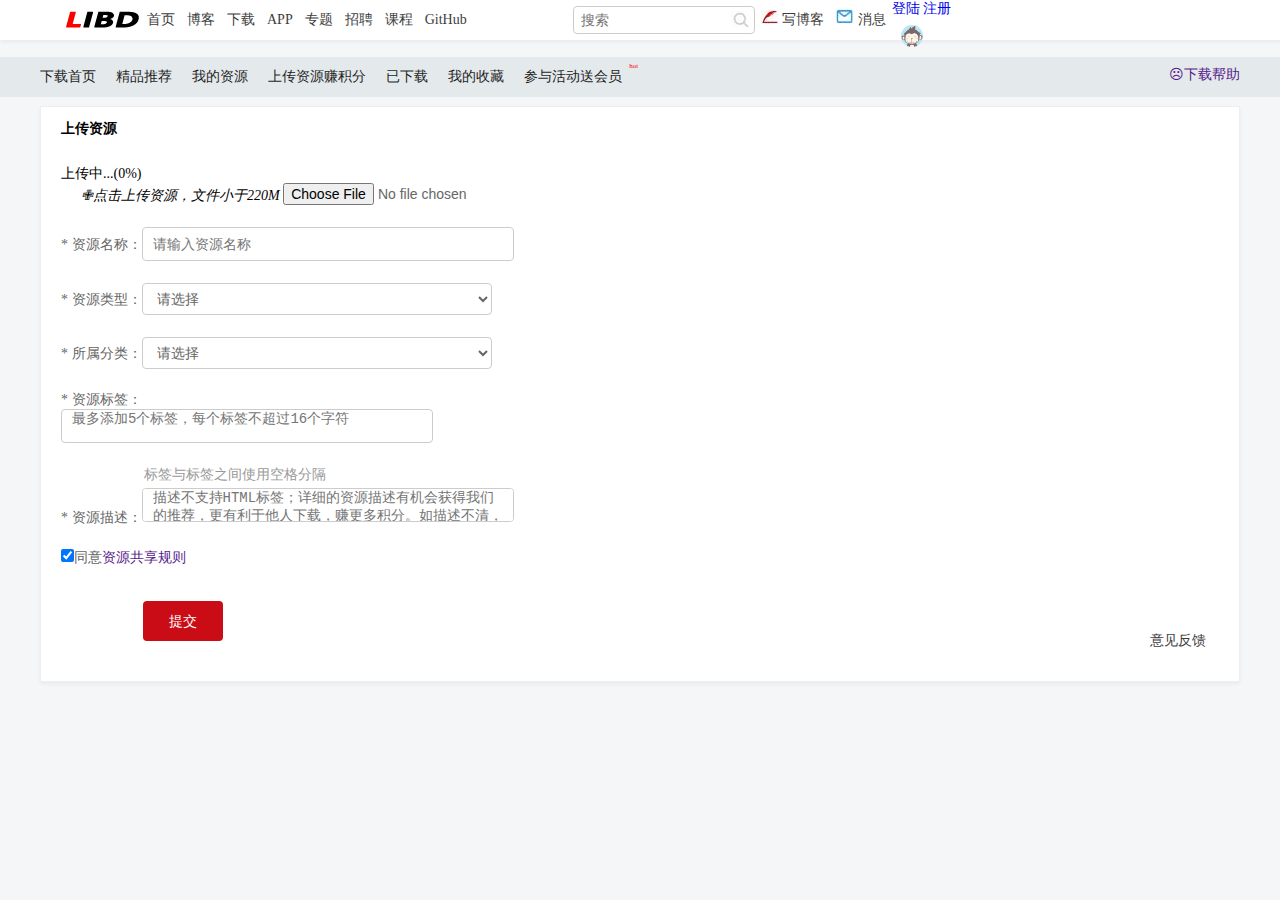
<file: WebContent/Uploading.html>
<!doctype html>
<html>
<head>
<meta charset="utf-8">
<title>无标题文档</title>
<link rel="stylesheet" type="text/css" href="css/public.css">
<link rel="stylesheet" type="text/css" href="css/Uploading.css">
</head>

<body>
<div class="navigation"> <!--导航-->
	<div class="navigatLeft">
    	<ul>
        	<li><a href="list" title="首页图片"><img src="images/ico.jpg"/></a></li>
            <li><a href="list" title="首页" style="margin-left:0px">首页</a></li>
            <li><a href="" title="博客">博客</a></li>
            <li><a href="" title="下载">下载</a></li>
            <li><a href="" title="APP">APP</a></li>
            <li><a href="" title="专题">专题</a></li>
            <li><a href="" title="招聘">招聘</a></li>
            <li><a href="" title="课程">课程</a></li>
            <li><a href="" title="GitHub">GitHub</a></li>
            <li>
            	<div class="navigatLeftSearch">
                	<input type="text" class="inputSearch" name="search" id="search" placeholder="搜索"/>
                    <a href="">
                    	<img  src="images/search.jpg" class="icoSearch"/>
                    </a>
                </div>
            </li>
            <li class="writeBlog">
            	<a href="WriteBlog.jsp" title="writeBlog">
                	<img src="images/write_blog.jpg"/>
                    <span>写博客</span>
                </a>
            </li>
            <li class="message">
            	<a href="" title="message">
                	<img src="images/message.jpg" />
                    <span>消息</span>
                </a>
            </li>
            <s:if test="#session.saveUserInformationTOSession==null">
            	<li class="login_regist">
            		<a href="Login.jsp" title="login">登陆</a>
             	   <span></span>
             	   <a href="Regist.jsp" title="regist">注册</a>
            	</li>
            </s:if>
            <s:else>
            	<li class="loginedUser">
            		<div class="loginedUserBox">
                    	<a href="" class="loginedUserBoxA"><img class="loginedUserBoxAImg" src="images/defaultPic.jpg"></a>
                    </div>
            	</li>
            </s:else>
        </ul>
    </div>
</div>
<div class="clears"></div>
<div class="news_nav">
	<div class="container">
    	<div class="nav_bar">
        	<a href="">下载首页</a>
            <a href="">精品推荐</a>
            <a href="">我的资源</a>
            <a href="">上传资源赚积分</a>
            <a href="">已下载</a>
            <a href="">我的收藏</a>
            <a href="">参与活动送会员</a>
            <span class="hot_text">hot</span>
        </div>
        <div class="search_download">
        	<a href=""  class="help">☹下载帮助</a>
        </div>
    </div>
    <div class="clears"></div>
</div>
<div class="meeting_main">
    <div class="download_new">
        <div>
            <div class="create_album_wrap">
                <h4 class="dl_common_t"><span>上传资源</span></h4>
                <div class="create_album upl_resources">
                    <form class="form">
                        <div id="targetLayer"></div>
                        <ul class="create_album_list">
                            <li class="resource_li">
                                <div class="choose_weap">
                                    <div id="progress_box_new">
                                        <div id="progress_box_new"></div>
                                        <span id="progress_status_new">上传中...(0%)</span>
                                    </div>
                                    <span class="choose_intro choose_file"><em
                                            id="li_userfile">✙点击上传资源，文件小于220M</em></span>
                                    <input type="file" name="resource.addr" class="file">

                                </div>
                                <em class="form_error"></em>
                            </li>
                            <li>
                                <label>
                                    <span class="requird_icon">*</span>
                                    资源名称：
                                </label>
                                <input type="text" max="80" id="title" name="resource.name" placeholder="请输入资源名称"
                                       class="album_inpt">
                                <em class="form_error"></em>
                            </li>
                            <li>
                                <label>
                                    <span class="requird_icon">*</span>
                                    资源类型：
                                </label>
                                <select def="0" name="resource.type" class="select" id="">
                                    <option value="0">请选择</option>
                                    <option value="1">文档类</option>
                                    <option value="2">代码类</option>
                                    <option value="3">工具类</option>
                                    <option value="4">其他</option>
                                </select>
                                <div class="res_tip"></div>
                                <em class="form_error"></em>
                            </li>
                            <li>
                                <label>
                                    <span class="requird_icon">*</span>
                                    所属分类：
                                </label>
                                <select def="0" name="resource.resourceClassifySmall.id" class="select" id="selectSmallClassify">
                                    <option value="0">请选择</option>
                                    <option value="1">C</option>
                                    <option value="2">C#</option>
                                    <option value="3">C++</option>
                                    <option value="4">Java</option>
                                    <option value="5">Javascript</option>
                                    <option value="6">PHP</option>
                                    <option value="7">Python</option>
                                    <option value="8">VB</option>
                                    <option value="9">Web开发</option>
                                    <option value="10">嵌入式</option>
                                    <option value="11">其他资源</option>
                                    <!--其他再进行添加-->
                                </select>
                                <em class="form_error"></em>
                            </li>
                            <li class="tag_li">
                                <label>
                                    <span class="requird_icon">*</span>
                                    资源标签：
                                </label>
                                <div class="txt-box">
                                    <div class="txt-box">
                                       <!--<button id="addTag" class="btn_add_tag">添加标签</button>-->
                                       <textarea name="txt_tag" max="500"
                                          placeholder="最多添加5个标签，每个标签不超过16个字符"></textarea>
                                    </div>
                                </div>
                                <em class="form_error"></em>
                                <div class="form_tips_b">标签与标签之间使用空格分隔</div>
                            </li>
                            <li>
                                <label>
                                    <span class="requird_icon">*</span>
                                    资源描述：
                                </label>
                                <textarea name="txt_desc" max="500"
                                          placeholder="描述不支持HTML标签；详细的资源描述有机会获得我们的推荐，更有利于他人下载，赚更多积分。如描述不清，有可能审核不能通过。"></textarea>
                                <em class="form_error"></em>
                            </li>
                            <li class="source_tips">
                                <input type="checkbox" checked="checked">
                                <label style="width:auto;" for="cb_agree">同意<a href="">资源共享规则</a></label>
                            </li>
                            <div class="create_album_b">
                                <input type="button" value="提交" class="album_submit">
                                <button class="btn btn_report">意见反馈</button>
                            </div>
                        </ul>
                    </form>
                </div>
            </div>
        </div>
    </div>
</div>

</body>
</html>
</file>
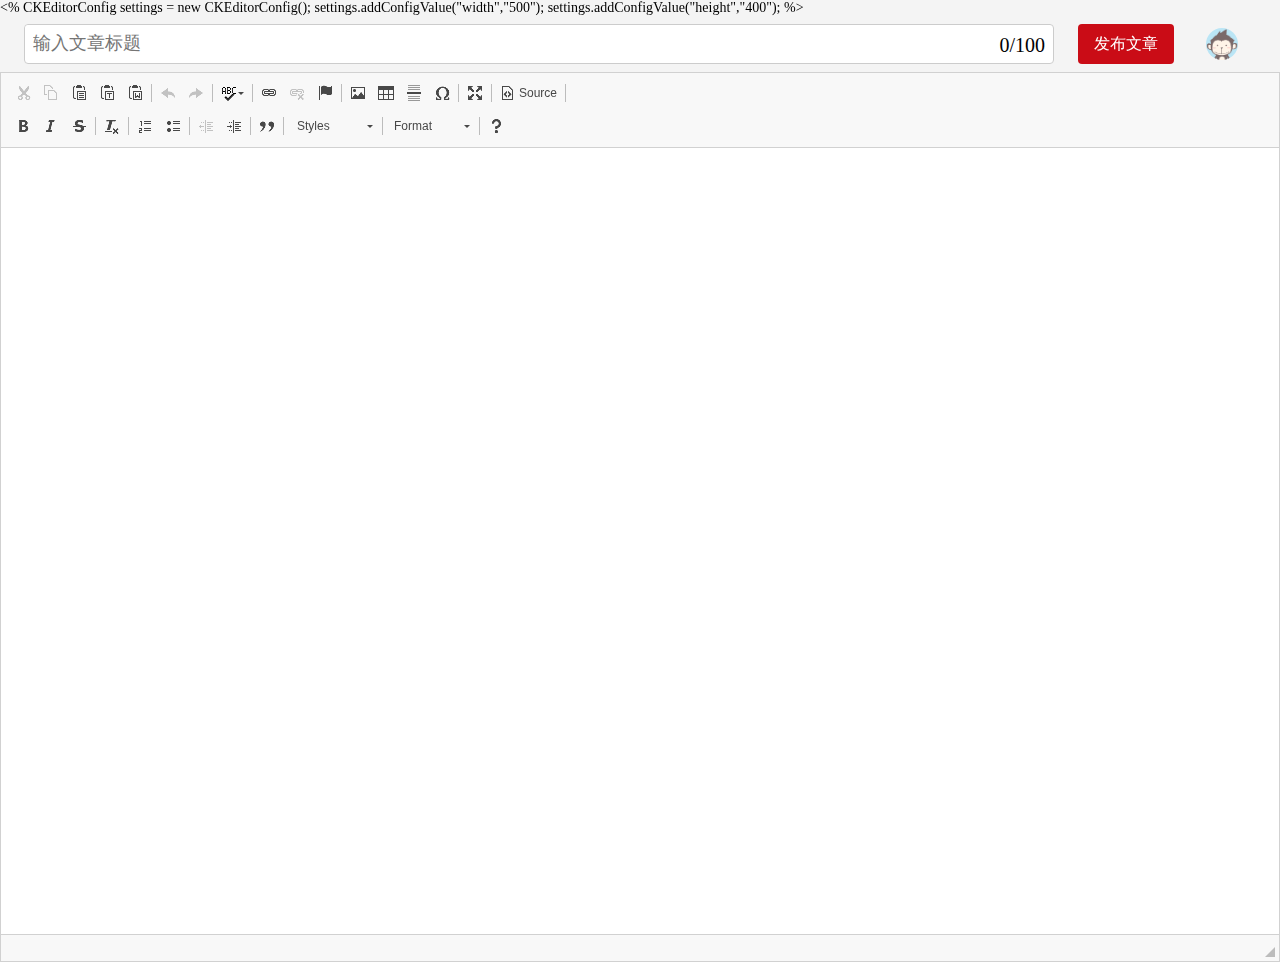
<file: WebContent/WriteBlog.html>
<!DOCTYPE html PUBLIC "-//W3C//DTD XHTML 1.0 Transitional//EN" "http://www.w3.org/TR/xhtml1/DTD/xhtml1-transitional.dtd">
<html xmlns="http://www.w3.org/1999/xhtml">
<head>
<meta charset="UTF-8">
<title>ckeditor demo</title>
<link rel="stylesheet" type="text/css" href="css/public.css"/>
<link rel="stylesheet" type="text/css" href="css/WriteBlog.css"/>
<script src="ckeditor/ckeditor.js"></script>
<script type="text/javascript">
    window.onload = function()
    {
        CKEDITOR.replace( 'description');
    };
</script>
<% 
    CKEditorConfig settings = new CKEditorConfig();
    settings.addConfigValue("width","500");
    settings.addConfigValue("height","400");
%>
<ckeditor:replace replace="editor1" basePath="/ckeditor/" config="<%=settings %>" />
</head>

<body>
<form method="post" action="">
<div class="bigBox"><!--文章标题 提交按钮 头像-->
	
    <div style="width: 100%; height: 56px; overflow: inherit;">
		<div class="topBox">
    		<div class="title"><!--文章标题-->
     	   		<input maxlength="100" placeholder="输入文章标题" class="titleInput"/>
                <span class="textNum"><!--标题字数统计-->
					0/100
                </span>
     	   	</div>
      	  	<div class="btnBox"><!--提交按钮 头像-->
      	  		<input type="submit" class="submitBtn" value="发布文章"/>
                <div class="userBox">
                	<div class="userInforBox">
                    	<div class="userPic"><a href=""><img src="images/defaultPic.jpg" class="userPicImg"/></a></div>
                        <div><!--头像下拉菜单--></div>
                    </div>
                </div>
      	  	</div>
    	</div>
	</div>


	<div><!-- 富文本编辑器 -->
		<textarea name="description" id="description"/></textarea>
	</div>
</form>
</div>
</body>
</html>
</file>
<file: WebContent/css/public.css>
/* CSS Document */
*{ margin:0px; padding:0px; margin-left:auto; margin-right:auto;
font-size:14px;}/*所有标签均执行*/

/*清除浮动*/
.clears{
		clear:both;/*清除浮动*/
		height:0px;/*标签高度为0*/
		line-height:0px;/*文本行高为0*/
		overflow:hidden;/*超出隐藏*/
		font-size:0px;/*字体大小为0*/
	}
.left{ float:left;}/*左浮动*/
.right{ float:right;}/*右浮动*/
a{ text-decoration:none; cursor:pointer;}/*清除a标签下划线*/
ul,li,ol{ list-style:none;}/*清除列表样式*/ /*ol有序列表 ul无序列表 li列表项*/
dd, dl, dt, form {
    list-style: none;
    margin: 0;
    padding: 0;
}
</file>
<file: WebContent/css/index.css>
/* CSS Document */
body{ 
	background:#f5f6f7;
}


.navigation{
	height:40px;
	background:#fff;
	color:#333;
	box-shadow: 0 2px 4px 0 rgba(0,0,0,.05);
	padding: 0 28px 0 17px;
	
	}

.navigatLeft{
	width: 1200px;
    margin: 0px auto;
	padding:0px;
	}

.navigatLeft>ul{
	margin-left: -12px;
	margin:0px;
	padding:0px;
	height:100%;
	}

.navigatLeft>ul>li:first-child>a{
	float:left;
    margin-right: 0px;
    margin-left: 0px;
    width: 90px;
    height: 40px;
	}

.navigatLeft>ul>li>a{
	float:left;
	display: block;
    margin-left: 6px;
    margin-right: 6px;
    height: 38px;
    line-height: 40px;
    text-align: center;
    font-size: 14px;
    color: #3D3D3D;
	}

.navigatLeftSearch {
	margin-left:100px;
	float:left;
    width: 180px;
    height: 26px;
    border: 1px solid #CCC;
    border-radius: 4px;
	margin-top:6px;
	}

.inputSearch{
	font-size: 14px;
    color: #999;
    display: block;
    float: left;
    width: 150px;
    padding: 4px 0 4px 7px;
    border: 0;
    height: 18px;
    border-radius: 10px;
    background: 0 0;
	}

.icoSearch{
	height:18px;
	width:18px;
	margin-top:4px;
	}

.loginedUserBox {
    float: left;
    margin-top: 5px;
    margin-left: -5px;
    line-height: 27px;
    position: relative;
    width: 25px;
    height: 30px;
    padding: 2px 10px 2px 14px;
}

.loginedUserBoxA {
    padding-left: 0;
    padding-right: 0;
    width: 25px;
    height: 24px;
    display: inline-block;
}

.loginedUserBoxAImg {
    color: #D4D4D4;
    width: 22px;
    height: 22px;
    border-radius: 50%;
    display: inline-block;
    background-color: #eee;
}

	
.content{
	width:1180px;
	padding: 12px 0 0;
	}

.classify{
	float: left;
    width: 96px;
    background-color: #fff;
    margin-right: 12px;
    text-align: center;
    line-height: 32px;
    position: relative;
    padding: 6px 0;
    box-shadow: 0 1px 2px 0 rgba(0,0,0,0.04);
	}

.content>div>ul>li>a{
	width: 100%
    display: block;
    font-size: 14px;
    color: #707070;
    margin-bottom: 1px;
	}

.classifyUL>li{
	transition:all 0.2s;
	}
	
.classifyUL>li:hover{
	background:#f44444;
	color:#FFF;
	}

.focus{
	background:#f44444;
	}

.focus>a:visited{
	color:#FFF;
	}

.classify>ul>li>a{
	color:#000;
	font-size:14px;
	}
	
.fixConten{
	width:1072px;
	float:right;
	}

.blogView{
	float: left;
    width: 760px;
    min-height: 500px;
    margin-right: 12px;
	}
	
.blogViewUl{
	padding-top:0px;
	}

.blogViewUl>li{
	padding: 18px 24px;
    background: #fff;
    border-bottom: 1px solid #f4f4f4;
    position: relative;
    box-shadow: 0 1px 2px 0 rgba(0,0,0,0.04);
	}


.titleH2{
	font-size: 18px;
    font-weight: bold;
    line-height: 24px;
    height: 24px;
    margin-bottom: 4px;
    overflow: hidden;
    white-space: nowrap;
	color:#000;
	}

.summary{
	margin-bottom: 4px;
    color: #8a8a8a;
    font-size: 14px;
    line-height: 24px;
	}

.listUserBar{
	height: 24px;
    line-height: 24px;
	}

.listUserBar>dt{
    float: left;
    margin: 0 6px 0 0;
	}

.userImg{
    position: relative;
    display: inline-block;
	}

.userImg > img{
    display: block;
    width: 24px;
    height: 24px;
    border-radius: 50%;
    object-fit: cover;
    overflow: hidden;
	}

.listUserBar>dd{
	float: left;
    font-size: 14px;
    color: #8a8a8a;
    line-height: 24px;
	}

.listUserBar>dd>a{
	color:#3d3d3d;
	}

.fenge{
	float: left;
    width: 1px;
    height: 12px;
    border-radius: 50%;
    background-color: #e0e0e0;
    margin-top: 6px;
    margin-left: 8px;
    margin-right: 8px;
	}

.read_comment{
	line-height: 24px;
	}

.readNum{
	float: left;
    text-align: center;
	}
	
.text{
	color: #8a8a8a;
	font-size: 14px;
	line-height: 24px;
	margin-right:5px;
	}
	
.num{
	color:#3399ea;
	font-size: 14px;
	line-height: 24px;
	}

.commentNum{
	float:left;
	}

.rightBox{
	float: right;
    width: 300px;
    display: block;
	}

.tuijian{
	width: 100%;
    box-shadow: 0 1px 2px 0 rgba(0,0,0,0.04);
    background: #fff;
    padding: 16px 16px;
    margin-bottom: 12px;
    margin-top: 0;
	font-size: 14px;
	}

.todayTuijian{
	display: flex;
	align-items: center;
    font-size: 16px;
    color: #4a4a4a;
    height: 24px;
    line-height: 24px;
    margin-bottom: 16px;
    position: relative;
	}
	
.redLine{
	float: left;
	display: block;
    width: 3px;
    height: 16px;
    background: #cf2730;
    overflow: hidden;
    margin-right: 5px;
	margin-left: 5px;
    margin-right: 0;
	}
	
.txt{
	float: left;
    display: block;
    font-size: 16px;
    color: #2c3033;
	margin-left: 5px;
    margin-right: 0;
	}

.tuijianList>li{
	margin-bottom: 16px;
    height: 48px;
	}

.imgBox{
	float: left;
    margin-right: 10px;
    position: relative;
	}

.imgBox>a{
	cursor: pointer;
    position: relative;
    display: inline-block;
	}

.tuijianPic{
	display: block;
    width: 64px;
    height: 48px;
    border-radius: 3px;
	}

.tuijianContent{
	padding-top: 2px;
	}

.tuijian_con{
	font-weight: normal;
	}

.tuijianContent>h3>a{
	display: block;
    margin-bottom: 3px;
    font-size: 14px;
    color: #3d3d3d;
    letter-spacing: 0;
    line-height: 22px;
    max-width: 200px;
    overflow: hidden;
    cursor: pointer;
    font-weight: bold;
    text-overflow: ellipsis;
	}
</file>
<file: WebContent/ckeditor/samples/css/samples.css>
/**
 * @license Copyright (c) 2003-2017, CKSource - Frederico Knabben. All rights reserved.
 * For licensing, see LICENSE.md or https://ckeditor.com/legal/ckeditor-oss-license
 */
@media (max-width: 900px) {
  .global-is-mobile-hidden {
    display: none !important;
  }
}
article,
aside,
details,
figcaption,
figure,
footer,
header,
hgroup,
main,
menu,
nav,
section {
  display: block;
}
body,
html {
  margin: 0;
  padding: 0;
  font: 16px / 1.8 Arial, 'Helvetica Neue', Helvetica, sans-serif;
  font-weight: 300;
  color: #575757;
}
.grid-width-10 {
  width: 10%;
}
.grid-width-20 {
  width: 20%;
}
.grid-width-30 {
  width: 30%;
}
.grid-width-40 {
  width: 40%;
}
.grid-width-50 {
  width: 50%;
}
.grid-width-60 {
  width: 60%;
}
.grid-width-70 {
  width: 70%;
}
.grid-width-80 {
  width: 80%;
}
.grid-width-90 {
  width: 90%;
}
.grid-width-100 {
  width: 100%;
}
@media (max-width: 900px) {
  .grid-width-10,
  .grid-width-20,
  .grid-width-30,
  .grid-width-40,
  .grid-width-50,
  .grid-width-60,
  .grid-width-70,
  .grid-width-80,
  .grid-width-90,
  .grid-width-100 {
    width: 100%;
  }
}
*[class*="grid-width"] {
  -webkit-box-sizing: border-box;
  -moz-box-sizing: border-box;
  box-sizing: border-box;
  padding-left: 4%;
  padding-right: 4%;
  float: left;
}
*[class*="grid-width"]:after,
.grid-container:after,
*[class*="grid-width"]:before,
.grid-container:before {
  content: '';
  display: block;
  overflow: hidden;
  visibility: hidden;
  font-size: 0;
  line-height: 0;
  width: 0;
  height: 0;
}
*[class*="grid-width"]:after,
.grid-container:after {
  clear: both;
}
.grid-container {
  -webkit-box-sizing: border-box;
  -moz-box-sizing: border-box;
  box-sizing: border-box;
  margin-left: auto;
  margin-right: auto;
}
.grid-container-nested *[class*="grid-width"]:first-child {
  padding-left: 0;
}
.grid-container-nested *[class*="grid-width"]:last-child {
  padding-right: 0;
}
@media (max-width: 900px) {
  .grid-container-nested *[class*="grid-width"]:first-child {
    padding-left: 4%;
  }
  .grid-container-nested *[class*="grid-width"]:last-child {
    padding-right: 4%;
  }
}
.header-a {
  min-height: 140px;
  overflow: hidden;
}
.header-a .header-a-logo {
  margin: 40px 0 0;
}
@media (max-width: 900px) {
  .header-a .header-a-logo {
    text-align: center;
  }
}
.header-a .header-a-logo img {
  border: transparent;
}
.navigation-a {
  height: 30px;
  background: #3D3D3D;
  position: absolute;
  left: 0;
  right: 0;
  top: 0;
  padding: 0;
  overflow: hidden;
}
@media (max-width: 900px) {
  .navigation-a {
    text-align: center;
  }
}
.navigation-a ul {
  list-style: none;
  margin: 0;
  overflow: hidden;
}
.navigation-a ul li,
.navigation-a ul li a {
  display: inline-block;
}
@media (max-width: 900px) {
  .navigation-a ul {
    width: auto;
    text-overflow: ellipsis;
    white-space: nowrap;
    display: inline-block;
    float: none;
  }
  .navigation-a ul:before,
  .navigation-a ul:after {
    display: none;
  }
}
.navigation-a ul.navigation-a-left {
  text-align: left;
}
@media (max-width: 900px) {
  .navigation-a ul.navigation-a-left {
    padding-right: 0;
  }
}
.navigation-a ul.navigation-a-right {
  text-align: right;
}
@media (max-width: 900px) {
  .navigation-a ul.navigation-a-right {
    padding-left: 23px;
  }
}
.navigation-a ul li + li {
  margin-left: 23px;
}
.navigation-a ul li a {
  font-size: 10px;
  font-size: 0.625rem;
  line-height: 18px;
  line-height: 1.13rem;
  line-height: 30px;
  float: left;
  color: #ddd;
  font-weight: bold;
  text-decoration: none;
  text-transform: uppercase;
}
.navigation-a ul li a:hover {
  cursor: pointer;
  color: #fff;
}
.icon-navigation-a-github:before,
.icon-navigation-a-github:after {
  background-image: url("[data-uri]");
}
.navigation-b {
  text-align: right;
  margin: 52px 0 0;
  overflow: visible;
}
@media (max-width: 900px) {
  .navigation-b {
    text-align: center;
    margin-top: 20px;
    padding: 0;
  }
}
.navigation-b ul {
  padding: 0;
  list-style: none;
  margin: 0;
  overflow: visible;
}
.navigation-b ul li,
.navigation-b ul li a {
  display: inline-block;
}
@media (max-width: 900px) {
  .navigation-b ul {
    display: table;
    width: 100%;
    padding-bottom: 1.5em;
  }
}
@media (max-width: 900px) {
  .navigation-b ul li {
    display: table-row;
  }
}
.navigation-b ul li + li {
  margin-left: 20px;
}
@media (max-width: 900px) {
  .navigation-b ul li + li {
    margin-left: 0;
  }
}
.navigation-b ul li a {
  -webkit-box-sizing: border-box;
  -moz-box-sizing: border-box;
  box-sizing: border-box;
  text-transform: uppercase;
  text-decoration: none;
  outline: none;
}
@media (max-width: 900px) {
  .navigation-b ul li a {
    width: 100%;
    -webkit-border-radius: 0;
    -webkit-background-clip: padding-box;
    -moz-border-radius: 0;
    -moz-background-clip: padding;
    border-radius: 0;
    background-clip: padding-box;
  }
}
.footer-a {
  font-size: 13px;
  font-size: 0.8125rem;
  line-height: 23.4px;
  line-height: 1.46rem;
  padding-top: 2.25em;
  padding-bottom: 2.25em;
  overflow: hidden;
  color: #8a8a8a;
}
.footer-a a {
  color: #27C0D8;
  text-decoration: none;
  border-bottom: 1px dotted #27C0D8;
}
.footer-a a:hover {
  color: #23adc2;
}
.footer-a p {
  margin: 0;
  display: inline-block;
  text-align: center;
}
.content {
  font-size: 14px;
  font-size: 0.875rem;
  line-height: 25.2px;
  line-height: 1.57rem;
  overflow: hidden;
  padding-top: 1.5em;
  padding-bottom: 1.5em;
}
.content p {
  margin: 0.75em 0;
}
.content ul,
.content ol,
.content pre,
.content blockquote,
.content textarea:not([class^="cke"]),
.content .cke {
  margin: 1.875em 0;
}
.content code,
.content kbd {
  -webkit-border-radius: 3px;
  -webkit-background-clip: padding-box;
  -moz-border-radius: 3px;
  -moz-background-clip: padding;
  border-radius: 3px;
  background-clip: padding-box;
  padding: 3px 4px;
}
.content pre,
.content code,
.content kbd,
.content blockquote {
  background: #f5f5f5;
}
.content blockquote,
.content pre {
  background: none;
  border-left: 4px solid #27C0D8;
  padding: 1.5em 2.25em;
}
.content p a,
.content ul a,
.content ol a,
.content blockquote a,
.content h1 a,
.content h2 a,
.content h3 a,
.content h4 a,
.content h5 a {
  color: #27C0D8;
  text-decoration: none;
  border-bottom: 1px dotted #27C0D8;
}
.content p a:hover,
.content ul a:hover,
.content ol a:hover,
.content blockquote a:hover,
.content h1 a:hover,
.content h2 a:hover,
.content h3 a:hover,
.content h4 a:hover,
.content h5 a:hover {
  color: #23adc2;
}
.content h1,
.content h2,
.content h3,
.content h4,
.content h5 {
  color: #000;
  font-weight: 100;
}
.content h1 code,
.content h2 code,
.content h3 code,
.content h4 code,
.content h5 code,
.content h1 kbd,
.content h2 kbd,
.content h3 kbd,
.content h4 kbd,
.content h5 kbd {
  font-size: inherit;
}
.content h1 a.content-heading-anchor,
.content h2 a.content-heading-anchor,
.content h3 a.content-heading-anchor,
.content h4 a.content-heading-anchor,
.content h5 a.content-heading-anchor {
  font-weight: 100;
  vertical-align: middle;
  opacity: 0;
  border: 0;
}
.content h1:hover a.content-heading-anchor,
.content h2:hover a.content-heading-anchor,
.content h3:hover a.content-heading-anchor,
.content h4:hover a.content-heading-anchor,
.content h5:hover a.content-heading-anchor {
  opacity: 1;
}
.content h1:target a,
.content h2:target a,
.content h3:target a,
.content h4:target a,
.content h5:target a {
  -webkit-animation: targetLinkOpacity 0.5s linear alternate;
  -moz-animation: targetLinkOpacity 0.5s linear alternate;
  -o-animation: targetLinkOpacity 0.5s linear alternate;
  animation: targetLinkOpacity 0.5s linear alternate;
  opacity: 1;
}
.content input,
.content select,
.content textarea:not([class^="cke"]) {
  -webkit-border-radius: 3px;
  -webkit-background-clip: padding-box;
  -moz-border-radius: 3px;
  -moz-background-clip: padding;
  border-radius: 3px;
  background-clip: padding-box;
  -webkit-box-shadow: inset 0 1px 1px rgba(0, 0, 0, 0.08);
  -moz-box-shadow: inset 0 1px 1px rgba(0, 0, 0, 0.08);
  box-shadow: inset 0 1px 1px rgba(0, 0, 0, 0.08);
  font: inherit;
  color: inherit;
  border: 1px solid #D9D9D9;
  padding: .2em .5em;
}
.content input:focus,
.content select:focus,
.content textarea:not([class^="cke"]):focus {
  border-color: #66afe9;
  outline: 0;
  -webkit-box-shadow: inset 0 1px 1px rgba(0, 0, 0, 0.08), 0 0 8px #93c6ef;
  -moz-box-shadow: inset 0 1px 1px rgba(0, 0, 0, 0.08), 0 0 8px #93c6ef;
  box-shadow: inset 0 1px 1px rgba(0, 0, 0, 0.08), 0 0 8px #93c6ef;
}
.content abbr {
  border-bottom: 1px dotted #666;
  cursor: pointer;
}
.content blockquote {
  font-style: italic;
  font-family: Georgia, Times, "Times New Roman", serif;
  font-size: 16px;
  font-size: 1rem;
  line-height: 28.8px;
  line-height: 1.8rem;
}
.content em {
  font-style: italic;
}
.content h1 {
  font-size: 36px;
  font-size: 2.25rem;
  line-height: 64.8px;
  line-height: 4.05rem;
  margin: 1.125em 0 0;
}
.content h2 {
  font-size: 27.2px;
  font-size: 1.7rem;
  line-height: 48.96px;
  line-height: 3.06rem;
  margin: 0.9em 0 0;
}
.content h3 {
  font-size: 24px;
  font-size: 1.5rem;
  line-height: 43.2px;
  line-height: 2.7rem;
  font-weight: 500;
  margin: 0.75em 0 0;
}
.content h4 {
  font-size: 19.2px;
  font-size: 1.2rem;
  line-height: 34.56px;
  line-height: 2.16rem;
  font-weight: 500;
  margin: 0.75em 0 0;
}
.content h5 {
  font-size: 17.6px;
  font-size: 1.1rem;
  line-height: 31.68px;
  line-height: 1.98rem;
  font-weight: 500;
  margin: 0.75em 0 0;
}
.content hr {
  border: 0;
  border-top: 4px solid #D9D9D9;
  margin: 1.5em 0;
}
.content input[type="text"] {
  height: 1.8em;
  line-height: 1.8em;
}
.content input[type="button"] {
  -webkit-appearance: button;
  -moz-appearance: button;
  appearance: button;
}
.content kbd {
  font-size: 12px;
  font-size: 0.75rem;
  line-height: 21.6px;
  line-height: 1.35rem;
  font-family: Arial, 'Helvetica Neue', Helvetica, sans-serif;
  padding: 2px 6px;
  -webkit-box-shadow: 0 0 4px #fff inset, 0 2px 0 #D9D9D9;
  -moz-box-shadow: 0 0 4px #fff inset, 0 2px 0 #D9D9D9;
  box-shadow: 0 0 4px #fff inset, 0 2px 0 #D9D9D9;
}
.content p img {
  vertical-align: middle;
}
.content p pre {
  padding: 1.5em;
}
.content pre {
  padding: 0;
  border: 0;
  tab-size: 4;
  -o-tab-size: 4;
  -moz-tab-size: 4;
}
.content pre,
.content code {
  font-size: 11.89px;
  font-size: 0.743rem;
  line-height: 21.4px;
  line-height: 1.34rem;
  font-family: Consolas, Menlo, Monaco, Lucida Console, Liberation Mono, DejaVu Sans Mono, Bitstream Vera Sans Mono, Courier New, monospace, serif;
}
.content pre a,
.content code a {
  border: 0;
}
.content pre code {
  padding: 0.75em;
  display: block;
}
.content strong {
  color: #000;
}
.content ul ul,
.content ol ul,
.content ul ol,
.content ol ol {
  margin: 0.75em 0;
}
.content ul li,
.content ol li {
  font-size: 14px;
  font-size: 0.875rem;
  line-height: 30.24px;
  line-height: 1.89rem;
}
.content textarea:not([class^="cke"]) {
  width: 100%;
}
.content div.todo {
  border: 2px dotted #444;
  padding: 10px;
  margin: 60px 0 10px 0;
  /* Remove me some day */
}
.content div.todo:before {
  content: "TODO";
  font-weight: bold;
}
body a.button-a,
body button.button-a,
body input.button-a {
  -webkit-border-radius: 3px;
  -webkit-background-clip: padding-box;
  -moz-border-radius: 3px;
  -moz-background-clip: padding;
  border-radius: 3px;
  background-clip: padding-box;
  font-size: 14px;
  font-size: 0.875rem;
  line-height: 25.2px;
  line-height: 1.57rem;
  height: 36px;
  line-height: 36px;
  padding: 0 1.1em;
  font-weight: 700;
  color: #3e3e3e;
  white-space: nowrap;
  text-decoration: none;
  display: inline-block;
  cursor: pointer;
  border: 0;
  vertical-align: middle;
  margin: 1px 0;
  background: transparent;
}
body a.button-a.icon-pos-left,
body button.button-a.icon-pos-left,
body input.button-a.icon-pos-left {
  padding-left: .8em;
}
body a.button-a.icon-pos-right,
body button.button-a.icon-pos-right,
body input.button-a.icon-pos-right {
  padding-right: .8em;
}
body a.button-a.button-a-no-text,
body button.button-a.button-a-no-text,
body input.button-a.button-a-no-text {
  -webkit-border-radius: 100px;
  -webkit-background-clip: padding-box;
  -moz-border-radius: 100px;
  -moz-background-clip: padding;
  border-radius: 100px;
  background-clip: padding-box;
  width: 36px;
  padding: 0;
  text-indent: -999px;
  overflow: hidden;
  position: relative;
  text-align: center;
}
body a.button-a.button-a-no-text:before,
body button.button-a.button-a-no-text:before,
body input.button-a.button-a-no-text:before {
  position: absolute;
  left: 50%;
  top: 50%;
  margin: -9px 0 0 -9px;
}
@media (max-width: 900px) {
  body a.button-a.button-a-mobile-collapsed,
  body button.button-a.button-a-mobile-collapsed,
  body input.button-a.button-a-mobile-collapsed {
    -webkit-border-radius: 100px;
    -webkit-background-clip: padding-box;
    -moz-border-radius: 100px;
    -moz-background-clip: padding;
    border-radius: 100px;
    background-clip: padding-box;
    width: 36px;
    padding: 0;
    text-indent: -999px;
    overflow: hidden;
    position: relative;
    text-align: center;
  }
  body a.button-a.button-a-mobile-collapsed:before,
  body button.button-a.button-a-mobile-collapsed:before,
  body input.button-a.button-a-mobile-collapsed:before {
    position: absolute;
    left: 50%;
    top: 50%;
    margin: -9px 0 0 -9px;
  }
  body a.button-a.button-a-mobile-collapsed:before,
  body button.button-a.button-a-mobile-collapsed:before,
  body input.button-a.button-a-mobile-collapsed:before {
    position: absolute;
    left: 50%;
    top: 50%;
    margin: -9px 0 0 -9px;
  }
}
body a.button-a:active,
body button.button-a:active,
body input.button-a:active,
body a.button-a:hover,
body button.button-a:hover,
body input.button-a:hover {
  color: #fff;
  background: #23adc2;
}
body a.button-a:focus,
body button.button-a:focus,
body input.button-a:focus {
  border-color: #66afe9;
  outline: 0;
  -webkit-box-shadow: inset 0 1px 1px rgba(0, 0, 0, 0.075), 0 0 8px #93c6ef;
  -moz-box-shadow: inset 0 1px 1px rgba(0, 0, 0, 0.075), 0 0 8px #93c6ef;
  box-shadow: inset 0 1px 1px rgba(0, 0, 0, 0.075), 0 0 8px #93c6ef;
}
body a.button-a-soft,
body button.button-a-soft,
body input.button-a-soft {
  background: #e7e7e7;
}
body a.button-a-soft:active,
body button.button-a-soft:active,
body input.button-a-soft:active,
body a.button-a-soft:hover,
body button.button-a-soft:hover,
body input.button-a-soft:hover {
  color: #3e3e3e;
  background: #cecece;
}
body a.button-a-background,
body button.button-a-background,
body input.button-a-background,
body a.navigation-b ul li a:hover,
body button.navigation-b ul li a:hover,
body input.navigation-b ul li a:hover {
  color: #fff;
  background: #27C0D8;
}
body a.button-a-background:active,
body button.button-a-background:active,
body input.button-a-background:active,
body a.button-a-background:hover,
body button.button-a-background:hover,
body input.button-a-background:hover,
body a.navigation-b ul li a:hover:active,
body button.navigation-b ul li a:hover:active,
body input.navigation-b ul li a:hover:active,
body a.navigation-b ul li a:hover:hover,
body button.navigation-b ul li a:hover:hover,
body input.navigation-b ul li a:hover:hover {
  color: #fff;
  background: #23adc2;
}
.balloon-a {
  font-size: 12px;
  font-size: 0.75rem;
  line-height: 21.6px;
  line-height: 1.35rem;
  -webkit-border-radius: 3px;
  -webkit-background-clip: padding-box;
  -moz-border-radius: 3px;
  -moz-background-clip: padding;
  border-radius: 3px;
  background-clip: padding-box;
  border-bottom: 3px solid #d4d4d4;
  background: #ebebeb;
  display: inline-block;
  white-space: nowrap;
  padding: .4em 1.2em .2em;
  font-weight: 700;
  position: relative;
  z-index: 1000;
  text-transform: none;
  color: #575757;
}
.balloon-a:hover {
  color: #575757;
}
.balloon-a:before {
  content: '';
  width: 0;
  height: 0;
  border-style: solid;
  position: absolute;
}
.balloon-a-ne:before,
.balloon-a-nw:before {
  top: -13px;
  border-width: 0 9px 15.6px 9px;
  border-color: transparent transparent #ebebeb transparent;
}
.balloon-a-se:before,
.balloon-a-sw:before {
  bottom: -13px;
  border-width: 15.6px 9px 0 9px;
  border-color: #ebebeb transparent transparent transparent;
}
.balloon-a-nw:before,
.balloon-a-sw:before {
  left: 20px;
}
.balloon-a-ne:before,
.balloon-a-se:before {
  right: 20px;
}
.icon-pos-left:before,
.icon-pos-right:after {
  content: '';
  display: inline-block;
  width: 18px;
  height: 18px;
  vertical-align: middle;
  background-repeat: no-repeat;
}
.icon-pos-left:before {
  margin-right: 10px;
}
.icon-pos-right:after {
  margin-left: 10px;
}
.icon-download:before,
.icon-download:after {
  background-image: url("[data-uri]");
}
.icon-question-mark:before,
.icon-question-mark:after {
  background-image: url("[data-uri]");
}
.icon-close:before,
.icon-close:after {
  background-image: url("[data-uri]");
}
.ie8 .switch > * {
  vertical-align: middle;
}
.ie8 .switch input[type="radio"] {
  margin: 0 0.25em;
  display: inline-block;
}
.ie8 .switch label {
  margin-left: 0 !important;
  margin-right: 0 !important;
}
.ie8 .switch label[data-for="1"] {
  float: left;
}
.ie8 .switch label[data-for="2"] {
  float: right;
}
.ie8 .switch .switch-inner {
  display: none;
}
.switch {
  font-size: 14px;
  font-size: 0.875rem;
  line-height: 25.2px;
  line-height: 1.57rem;
  font-weight: bold;
  background-color: #27C0D8;
  overflow: hidden;
  display: inline-block;
  padding: 0.75em 0.25em;
  color: #fff;
  -webkit-border-radius: 3px;
  -webkit-background-clip: padding-box;
  -moz-border-radius: 3px;
  -moz-background-clip: padding;
  border-radius: 3px;
  background-clip: padding-box;
  position: relative;
}
.switch input[type="radio"] {
  display: none;
}
.switch label {
  position: relative;
  z-index: 2;
  float: left;
  cursor: pointer;
  padding: 0 0.75em;
}
.switch label:hover {
  text-decoration: underline;
}
.switch .switch-inner {
  float: left;
  background-color: #FFF;
  height: 1.5em;
  width: 4.125em;
  padding: 2px;
  margin: 0 0.25em;
  -webkit-border-radius: 5.5px;
  -webkit-background-clip: padding-box;
  -moz-border-radius: 5.5px;
  -moz-background-clip: padding;
  border-radius: 5.5px;
  background-clip: padding-box;
}
.switch .switch-inner .handler {
  overflow: hidden;
  position: relative;
  display: block;
  height: 1.5em;
  width: 1.5em;
  background: #25b4cb;
  -webkit-border-radius: 4.5px;
  -webkit-background-clip: padding-box;
  -moz-border-radius: 4.5px;
  -moz-background-clip: padding;
  border-radius: 4.5px;
  background-clip: padding-box;
}
.switch .switch-inner .handler:before {
  content: '';
  display: block;
  position: absolute;
  top: 0;
  right: 0;
  bottom: 3px;
  left: 0;
  background-color: #34c4da;
  -webkit-border-bottom-left-radius: 4.5px;
  -moz-border-radius-bottomleft: 4.5px;
  border-bottom-left-radius: 4.5px;
  -webkit-border-bottom-right-radius: 4.5px;
  -webkit-background-clip: padding-box;
  -moz-border-radius-bottomright: 4.5px;
  -moz-background-clip: padding;
  border-bottom-right-radius: 4.5px;
  background-clip: padding-box;
}
.switch:hover .switch-inner .handler:before {
  background: #45c9dd;
}
.switch input[data-num="2"]:checked ~ .switch-inner > .handler {
  margin-left: auto;
}
.switch input[data-num="2"]:checked ~ label[data-for="1"] {
  padding-right: 5.125em;
  margin-right: -4.375em;
}
.switch input[data-num="1"]:checked ~ label[data-for="2"] {
  padding-left: 5.125em;
  margin-left: -4.375em;
}
.toggler {
  -webkit-user-select: none;
  -moz-user-select: none;
  -ms-user-select: none;
  user-select: none;
}
.toggler label {
  cursor: pointer;
}
.toggler [data-collapse] {
  display: inherit;
}
.toggler [data-expand] {
  display: none;
}
.toggler.collapsed [data-collapse] {
  display: none;
}
.toggler.collapsed [data-expand] {
  display: inherit;
}
.toggler-container {
  overflow: hidden;
}
.toggler-container.collapsed {
  height: 0;
}
.icon-toggler-expanded:before,
.icon-toggler-collapsed:before,
.icon-toggler-expanded:after,
.icon-toggler-collapsed:after {
  background-image: url("[data-uri]");
}
.icon-toggler-expanded.icon-light:before,
.icon-toggler-collapsed.icon-light:before,
.icon-toggler-expanded.icon-light:after,
.icon-toggler-collapsed.icon-light:after {
  background-image: url("[data-uri]");
}
.icon-toggler-expanded:before,
.icon-toggler-expanded:after {
  background-position: top left;
}
.icon-toggler-collapsed:before,
.icon-toggler-collapsed:after {
  background-position: bottom left;
}
.modal {
  padding: 20px;
  border-radius: 3px;
  background-color: white;
  max-width: 700px;
  -webkit-box-sizing: border-box;
  -moz-box-sizing: border-box;
  box-sizing: border-box;
  width: 80% !important;
  top: 50% !important;
  -webkit-transform: translate(-50%, -50%) !important;
  -moz-transform: translate(-50%, -50%) !important;
  -o-transform: translate(-50%, -50%) !important;
  -ms-transform: translate(-50%, -50%) !important;
  transform: translate(-50%, -50%) !important;
}
.modal-close {
  -webkit-border-radius: 100px;
  -webkit-background-clip: padding-box;
  -moz-border-radius: 100px;
  -moz-background-clip: padding;
  border-radius: 100px;
  background-clip: padding-box;
  cursor: pointer;
  height: 18px;
  width: 18px;
  position: absolute;
  top: 10px;
  right: 10px;
  font-size: 17px;
  text-align: center;
  line-height: 19px;
  background: #cccccc;
}
main .grid-container,
header .grid-container,
.navigation-a > div,
footer > div {
  max-width: 968px;
}
.header-a {
  margin-top: 30px;
}
.footer-a {
  border-top: 1px solid #D9D9D9;
}
.adjoined-top {
  background-color: #27C0D8;
  color: #fff;
}
.adjoined-top .content h1,
.adjoined-top .content h2,
.adjoined-top .content h3,
.adjoined-top .content h4,
.adjoined-top .content h5 {
  color: #fff;
}
.adjoined-top .content p {
  font-size: 18px;
  font-size: 1.125rem;
  line-height: 32.4px;
  line-height: 2.02rem;
  font-weight: 100;
}
.adjoined-top .content p a {
  text-decoration: none;
  border-bottom: 1px dotted #fff;
  color: inherit;
}
.adjoined-top .content p a:hover {
  color: #e6e6e6;
}
.adjoined-top .content button {
  color: #fff;
}
.adjoined-top .content strong {
  color: #fff;
}
.adjoined-top .content code {
  font-size: inherit;
  color: #27C0D8;
}
.adjoined-bottom {
  position: relative;
}
.adjoined-bottom:before {
  z-index: -1;
  content: '';
  background: #27C0D8;
  position: absolute;
  top: 0;
  left: 0;
  right: 0;
  height: 50%;
}
main .grid-container,
header .grid-container,
.navigation-a > div,
footer > div {
  max-width: 1052px;
}
main .grid-container.freed-width {
  max-width: none;
}
.switch {
  background: #25b4cb;
  float: right;
  overflow: visible;
}
.switch .balloon-a {
  position: absolute;
  top: -40px;
  right: 50%;
  margin-right: -15px;
  background: #FFEFC1;
  border-bottom-color: #DCDCA4;
}
.switch .balloon-a:before {
  border-color: #FFEFC1 transparent transparent transparent;
}
#toolbar .editors-container {
  overflow: hidden;
  height: 0;
  transition: height 200ms;
}
#toolbar .editors-container.active {
  height: auto;
}
#main #editor {
  background: #FFF;
  padding: 2% 4%;
  border: dashed 5px #27C0D8;
}
#main .adjoined-top:before {
  height: 335px;
}
#toolbar .adjoined-top:before {
  height: 219px;
}
#toolbar .adjoined-top .grid-container-nested {
  height: 147px;
}
.content .grid-switch-magic {
  margin: 3.5em 0 0;
}
#info-box {
  padding-bottom: 0;
}
#info-box > div {
  width: 100%;
  text-align: right;
}
#info-box > div .toggler {
  padding-right: 0;
}
#info-box > div .toggler:hover {
  background: transparent;
  color: #000;
}
#info-box > div .toggler:hover > label {
  text-decoration: underline;
}
#info-box > div h2 {
  float: left;
  margin-top: 0;
}
#info-box > div#instructions-container {
  text-align: left;
}
#toolbarModifierWrapper {
  overflow: hidden;
  height: 0;
  opacity: 0;
  transition: height 200ms;
}
#toolbarModifierWrapper.active {
  height: auto;
  opacity: 1;
}
header {
  overflow: visible;
}
header div.grid-container {
  overflow: visible;
}
header .navigation-b {
  overflow: visible;
}
header .navigation-b ul {
  overflow: visible;
}
header .navigation-b a {
  position: relative;
}
header .balloon-a {
  position: absolute;
  top: 48px;
  left: 50%;
  margin-left: -35px;
}
@media (max-width: 1140px) {
  header .balloon-a {
    left: auto;
    margin-left: auto;
    right: 50%;
    margin-right: -35px;
  }
  header .balloon-a:before {
    left: auto;
    right: 22px;
  }
}
@media (max-width: 900px) {
  header .balloon-a {
    display: none;
  }
}
#toolbar .cke_toolbar {
  pointer-events: none;
  -webkit-user-select: none;
  -moz-user-select: none;
  -ms-user-select: none;
  user-select: none;
  cursor: default;
}
.some-toolbar-active .cke_toolbar {
  zoom: 1;
  filter: alpha(opacity=50);
  -webkit-opacity: 0.5;
  -moz-opacity: 0.5;
  opacity: 0.5;
}
.cke_toolbar.active {
  position: relative;
  zoom: 1;
  filter: alpha(opacity=100);
  -webkit-opacity: 1;
  -moz-opacity: 1;
  opacity: 1;
}
.cke_toolbar.active:after {
  content: '';
  display: block;
  position: absolute;
  top: 0;
  right: 6px;
  bottom: 5px;
  left: 0;
  -webkit-border-radius: 5px;
  -webkit-background-clip: padding-box;
  -moz-border-radius: 5px;
  -moz-background-clip: padding;
  border-radius: 5px;
  background-clip: padding-box;
  -webkit-box-shadow: 0px 0px 15px 3px #fff4b0;
  -moz-box-shadow: 0px 0px 15px 3px #fff4b0;
  box-shadow: 0px 0px 15px 3px #fff4b0;
}
.cke_toolbar.active .cke_toolgroup {
  -webkit-box-shadow: none;
  -moz-box-shadow: none;
  box-shadow: none;
  border-color: #e3c300;
}
.cke_toolbar.active .cke_combo,
.cke_toolbar.active .cke_toolgroup {
  position: relative;
  z-index: 2;
}
.cke_toolbar.active .cke_combo_button {
  -webkit-box-shadow: none;
  -moz-box-shadow: none;
  box-shadow: none;
}
.unselectable {
  -webkit-user-select: none;
  -moz-user-select: none;
  -ms-user-select: none;
  user-select: none;
}
.toolbar {
  padding: 5px 0;
  margin-bottom: 2.4em;
  overflow: hidden;
  background: #fff;
}
.toolbar button.button-a.cke_button {
  cursor: pointer;
  display: inline-block;
  padding: 4px 6px;
  outline: 0;
  border: 1px solid #a6a6a6;
}
.toolbar button.button-a.hidden {
  display: none;
}
.toolbar button.button-a.left {
  float: left;
  margin-right: 8px;
}
.toolbar button.button-a.right {
  float: right;
  margin-left: 8px;
}
.toolbar button.button-a .highlight {
  color: #ffefc1;
}
.configContainer.hidden,
.toolbarModifier.hidden,
.toolbarModifier-hints.hidden {
  display: none;
}
.toolbarModifier :focus,
.toolbar button:focus,
.configContainer textarea.configCode:focus {
  outline: none;
}
div.toolbarModifier {
  padding: 0;
  overflow: hidden;
  width: 100%;
  position: relative;
  display: table;
  border-collapse: collapse;
}
div.toolbarModifier ::-moz-focus-inner {
  border: 0;
}
div.toolbarModifier .empty {
  display: none;
}
div.toolbarModifier.empty-visible .empty {
  display: table-row;
  zoom: 1;
  filter: alpha(opacity=60);
  -webkit-opacity: 0.6;
  -moz-opacity: 0.6;
  opacity: 0.6;
}
div.toolbarModifier .empty > p {
  line-height: 31px;
}
div.toolbarModifier > ul {
  padding: 0;
  margin: 0;
  border-top: 1px solid #ccc;
  width: 100%;
}
div.toolbarModifier > ul[data-type="table-header"] {
  display: table-header-group;
}
div.toolbarModifier > ul[data-type="table-body"] {
  display: table-row-group;
}
div.toolbarModifier > ul p {
  padding: 0;
  margin: 0;
}
div.toolbarModifier > ul > li {
  display: table-row;
}
div.toolbarModifier > ul > li[data-type="header"] {
  font-weight: bold;
  user-select: none;
  cursor: default;
}
div.toolbarModifier > ul > li[data-type="group"],
div.toolbarModifier > ul > li[data-type="separator"] {
  border-bottom: 1px solid #ccc;
}
div.toolbarModifier > ul > li[data-type="subgroup"] {
  border-top: 1px solid #eee;
}
div.toolbarModifier > ul > li[data-type="subgroup"]:first-child {
  border-top: none;
}
div.toolbarModifier > ul > li[data-type="group"].active,
div.toolbarModifier > ul > li[data-type="group"]:hover,
div.toolbarModifier > ul > li[data-type="separator"].active,
div.toolbarModifier > ul > li[data-type="separator"]:hover {
  overflow: hidden;
  z-index: 2;
}
div.toolbarModifier > ul > li[data-type="group"].active,
div.toolbarModifier > ul > li[data-type="separator"].active,
div.toolbarModifier > ul > li[data-type="group"].active:hover,
div.toolbarModifier > ul > li[data-type="separator"].active:hover {
  background: #f0fafb;
}
div.toolbarModifier > ul > li[data-type="group"]:hover,
div.toolbarModifier > ul > li[data-type="separator"]:hover {
  background: #fffbe3;
}
div.toolbarModifier > ul > li[data-type="separator"] {
  background: #f5f5f5;
}
div.toolbarModifier > ul > li[data-type="separator"]:after {
  content: '';
  width: 100%;
}
div.toolbarModifier > ul > li[data-type="separator"] > p {
  padding: 2px 5px;
}
div.toolbarModifier > ul > li > p,
div.toolbarModifier > ul > li > ul {
  display: table-cell;
  vertical-align: middle;
}
div.toolbarModifier > ul > li p {
  padding-left: 5px;
  min-width: 200px;
}
div.toolbarModifier > ul > li p span {
  white-space: nowrap;
  cursor: default;
}
div.toolbarModifier > ul > li p span button {
  font-size: 12.666px;
  margin-right: 5px;
  cursor: pointer;
  background: #fff;
  -webkit-border-radius: 5px;
  -webkit-background-clip: padding-box;
  -moz-border-radius: 5px;
  -moz-background-clip: padding;
  border-radius: 5px;
  background-clip: padding-box;
  border: 1px solid #bbb;
  padding: 0 7px;
  line-height: 12px;
  height: 20px;
}
div.toolbarModifier > ul > li p span button:not(.disabled):hover,
div.toolbarModifier > ul > li p span button:not(.disabled):focus {
  color: #fff;
  background-color: #454545;
  border-color: transparent;
}
div.toolbarModifier > ul > li p span button.move.disabled {
  cursor: default;
  zoom: 1;
  filter: alpha(opacity=20);
  -webkit-opacity: 0.2;
  -moz-opacity: 0.2;
  opacity: 0.2;
}
div.toolbarModifier > ul > li ul {
  border-collapse: collapse;
  padding: 0;
  width: 100%;
}
div.toolbarModifier > ul > li ul li {
  display: table-row;
  list-style-type: none;
  line-height: 1;
}
div.toolbarModifier > ul > li ul li[data-type="subgroup"] {
  border-top: 1px solid #ddd;
}
div.toolbarModifier > ul > li ul li[data-type="subgroup"]:first-child {
  border-top: 0;
}
div.toolbarModifier > ul > li ul li[data-type="subgroup"] [data-type="button"] {
  -webkit-border-radius: 3px;
  -webkit-background-clip: padding-box;
  -moz-border-radius: 3px;
  -moz-background-clip: padding;
  border-radius: 3px;
  background-clip: padding-box;
  padding: 0 2px;
}
div.toolbarModifier > ul > li ul li[data-type="subgroup"] [data-type="button"]:focus {
  background: rgba(0, 0, 0, 0.04);
}
div.toolbarModifier > ul > li ul li[data-type="subgroup"] [data-type="button"] input {
  vertical-align: middle;
}
div.toolbarModifier > ul > li ul li > p,
div.toolbarModifier > ul > li ul li > ul {
  display: table-cell;
  vertical-align: middle;
}
div.toolbarModifier > ul > li ul li ul {
  padding: 0;
}
div.toolbarModifier > ul > li ul li ul li {
  padding: 0;
  display: inline-block;
  cursor: pointer;
  margin: 2px 5px 2px 0;
}
div.toolbarModifier > ul > li ul li ul li .cke_combo_text {
  cursor: pointer;
  white-space: nowrap;
}
div.toolbarModifier > ul > li ul li ul li .cke_toolgroup,
div.toolbarModifier > ul > li ul li ul li .cke_combo_button {
  cursor: pointer;
  margin: 0;
  vertical-align: middle;
  border: 1px solid #ddd;
  font-size: 11.41px;
  font-size: 0.713rem;
  line-height: 20.54px;
  line-height: 1.28rem;
}
div.toolbarModifier > .codemirror-wrapper {
  overflow-y: auto;
}
div.toolbarModifier-hints {
  float: right;
  width: 350px;
  min-width: 150px;
  overflow-y: auto;
  margin-left: 1.5em;
}
div.toolbarModifier-hints h3 {
  font-size: 18.08px;
  font-size: 1.13rem;
  line-height: 32.54px;
  line-height: 2.03rem;
  padding: 0.36em 1.5em;
  background: #f5f5f5;
  border-bottom: 1px solid #ddd;
  margin-top: 0;
  margin-bottom: 1.2em;
}
div.toolbarModifier-hints dl {
  margin-bottom: 1.2em;
  overflow: hidden;
}
div.toolbarModifier-hints dl .list-header {
  font-weight: bold;
  border: 0;
  padding-bottom: 0.6em;
}
div.toolbarModifier-hints dl > p {
  text-align: center;
}
div.toolbarModifier-hints dl dt {
  float: left;
  width: 9em;
  clear: both;
  text-align: right;
  border-top: 1px solid #ddd;
  padding-left: 1.5em;
  padding-right: .1em;
  -webkit-box-sizing: border-box;
  -moz-box-sizing: border-box;
  box-sizing: border-box;
}
div.toolbarModifier-hints dl dt code {
  background: none;
  border: none;
  vertical-align: middle;
}
div.toolbarModifier-hints dl dd {
  margin-left: 10em;
  clear: right;
  padding-right: 1.5em;
}
div.toolbarModifier-hints dl dd code {
  line-height: 2.2em;
}
div.toolbarModifier-hints dl dd:after {
  content: '\00a0';
  display: block;
  clear: left;
  float: right;
  height: 0;
  width: 0;
}
.toolbarModifier-hints,
.configContainer textarea.configCode,
.CodeMirror {
  -webkit-border-radius: 3px;
  -webkit-background-clip: padding-box;
  -moz-border-radius: 3px;
  -moz-background-clip: padding;
  border-radius: 3px;
  background-clip: padding-box;
  border: 1px solid #ccc;
  font-size: 13.01px;
  font-size: 0.813rem;
  line-height: 23.42px;
  line-height: 1.46rem;
}
.configContainer textarea.configCode,
.CodeMirror pre,
.CodeMirror-linenumber {
  font-size: 13.01px;
  font-size: 0.813rem;
  line-height: 23.42px;
  line-height: 1.46rem;
  font-family: Consolas, Menlo, Monaco, Lucida Console, Liberation Mono, DejaVu Sans Mono, Bitstream Vera Sans Mono, Courier New, monospace, serif;
}
.CodeMirror pre {
  border: none;
  padding: 0;
  margin: 0;
}
.configContainer textarea.configCode {
  -webkit-box-sizing: border-box;
  -moz-box-sizing: border-box;
  box-sizing: border-box;
  color: #575757;
  padding: 10px;
  width: 100%;
  min-height: 500px;
  margin: 0;
  resize: none;
  outline: none;
  -moz-tab-size: 4;
  tab-size: 4;
  white-space: pre;
  word-wrap: normal;
  overflow: auto;
}
.CodeMirror-hints.toolbar-modifier {
  padding: 0;
  color: #575757;
  font-size: 14px;
  font-size: 0.875rem;
  line-height: 25.2px;
  line-height: 1.57rem;
  font-family: Consolas, Menlo, Monaco, Lucida Console, Liberation Mono, DejaVu Sans Mono, Bitstream Vera Sans Mono, Courier New, monospace, serif;
}
.CodeMirror-hints.toolbar-modifier .CodeMirror-hint-active {
  color: #575757;
  background: #f0fafb;
}
.CodeMirror-hints.toolbar-modifier > li:hover {
  background: #fffbe3;
}
/* Text modifier */
#toolbarModifierWrapper {
  margin-bottom: 1.2em;
}
#toolbarModifierWrapper .invalid .CodeMirror {
  background: #fff8f8;
  border-color: red;
}
#toolbarModifierWrapper .CodeMirror {
  height: auto;
  padding: 0 0.6em;
}
.staticContainer {
  position: fixed;
  top: 0;
  width: 100%;
  z-index: 10;
}
.staticContainer > .grid-container {
  max-width: 1052px;
}
.staticContainer > .grid-container .inner {
  background: #fff;
}
.staticContainer > .grid-container .inner .toolbar {
  margin-bottom: 0;
}
#help {
  position: relative;
  top: -15px;
  left: -5px;
}
#help-content {
  display: none;
}
/*# sourceMappingURL=[data-uri] */
</file>
<file: WebContent/ckeditor/samples/toolbarconfigurator/lib/codemirror/neo.css>
/* neo theme for codemirror */

/* Color scheme */

.cm-s-neo.CodeMirror {
  background-color:#ffffff;
  color:#2e383c;
  line-height:1.4375;
}
.cm-s-neo .cm-comment {color:#75787b}
.cm-s-neo .cm-keyword, .cm-s-neo .cm-property {color:#1d75b3}
.cm-s-neo .cm-atom,.cm-s-neo .cm-number {color:#75438a}
.cm-s-neo .cm-node,.cm-s-neo .cm-tag {color:#9c3328}
.cm-s-neo .cm-string {color:#b35e14}
.cm-s-neo .cm-variable,.cm-s-neo .cm-qualifier {color:#047d65}


/* Editor styling */

.cm-s-neo pre {
  padding:0;
}

.cm-s-neo .CodeMirror-gutters {
  border:none;
  border-right:10px solid transparent;
  background-color:transparent;
}

.cm-s-neo .CodeMirror-linenumber {
  padding:0;
  color:#e0e2e5;
}

.cm-s-neo .CodeMirror-guttermarker { color: #1d75b3; }
.cm-s-neo .CodeMirror-guttermarker-subtle { color: #e0e2e5; }
</file>
<file: WebContent/ckeditor/samples/old/sample.css>
/*
Copyright (c) 2003-2017, CKSource - Frederico Knabben. All rights reserved.
For licensing, see LICENSE.md or https://ckeditor.com/legal/ckeditor-oss-license
*/

html, body, h1, h2, h3, h4, h5, h6, div, span, blockquote, p, address, form, fieldset, img, ul, ol, dl, dt, dd, li, hr, table, td, th, strong, em, sup, sub, dfn, ins, del, q, cite, var, samp, code, kbd, tt, pre
{
	line-height: 1.5;
}

body
{
	padding: 10px 30px;
}

input, textarea, select, option, optgroup, button, td, th
{
	font-size: 100%;
}

pre
{
	-moz-tab-size: 4;
	tab-size: 4;
}

pre, code, kbd, samp, tt
{
	font-family: monospace,monospace;
	font-size: 1em;
}

body {
	width: 960px;
	margin: 0 auto;
}

code
{
	background: #f3f3f3;
	border: 1px solid #ddd;
	padding: 1px 4px;
	border-radius: 3px;
}

abbr
{
	border-bottom: 1px dotted #555;
	cursor: pointer;
}

.new, .beta
{
	text-transform: uppercase;
	font-size: 10px;
	font-weight: bold;
	padding: 1px 4px;
	margin: 0 0 0 5px;
	color: #fff;
	float: right;
	border-radius: 3px;
}

.new
{
	background: #FF7E00;
	border: 1px solid #DA8028;
	text-shadow: 0 1px 0 #C97626;

	box-shadow: 0 2px 3px 0 #FFA54E inset;
}

.beta
{
	background: #18C0DF;
	border: 1px solid #19AAD8;
	text-shadow: 0 1px 0 #048CAD;
	font-style: italic;

	box-shadow: 0 2px 3px 0 #50D4FD inset;
}

h1.samples
{
	color: #0782C1;
	font-size: 200%;
	font-weight: normal;
	margin: 0;
	padding: 0;
}

h1.samples a
{
	color: #0782C1;
	text-decoration: none;
	border-bottom: 1px dotted #0782C1;
}

.samples a:hover
{
	border-bottom: 1px dotted #0782C1;
}

h2.samples
{
	color: #000000;
	font-size: 130%;
	margin: 15px 0 0 0;
	padding: 0;
}

p, blockquote, address, form, pre, dl, h1.samples, h2.samples
{
	margin-bottom: 15px;
}

ul.samples
{
	margin-bottom: 15px;
}

.clear
{
	clear: both;
}

fieldset
{
	margin: 0;
	padding: 10px;
}

body, input, textarea
{
	color: #333333;
	font-family: Arial, Helvetica, sans-serif;
}

body
{
	font-size: 75%;
}

a.samples
{
	color: #189DE1;
	text-decoration: none;
}

form
{
	margin: 0;
	padding: 0;
}

pre.samples
{
	background-color: #F7F7F7;
	border: 1px solid #D7D7D7;
	overflow: auto;
	padding: 0.25em;
	white-space: pre-wrap; /* CSS 2.1 */
	word-wrap: break-word; /* IE7 */
}

#footer
{
	clear: both;
	padding-top: 10px;
}

#footer hr
{
	margin: 10px 0 15px 0;
	height: 1px;
	border: solid 1px gray;
	border-bottom: none;
}

#footer p
{
	margin: 0 10px 10px 10px;
	float: left;
}

#footer #copy
{
	float: right;
}

#outputSample
{
	width: 100%;
	table-layout: fixed;
}

#outputSample thead th
{
	color: #dddddd;
	background-color: #999999;
	padding: 4px;
	white-space: nowrap;
}

#outputSample tbody th
{
	vertical-align: top;
	text-align: left;
}

#outputSample pre
{
	margin: 0;
	padding: 0;
}

.description
{
	border: 1px dotted #B7B7B7;
	margin-bottom: 10px;
	padding: 10px 10px 0;
	overflow: hidden;
}

label
{
	display: block;
	margin-bottom: 6px;
}

/**
 *	CKEditor editables are automatically set with the "cke_editable" class
 *	plus cke_editable_(inline|themed) depending on the editor type.
 */

/* Style a bit the inline editables. */
.cke_editable.cke_editable_inline
{
	cursor: pointer;
}

/* Once an editable element gets focused, the "cke_focus" class is
   added to it, so we can style it differently. */
.cke_editable.cke_editable_inline.cke_focus
{
	box-shadow: inset 0px 0px 20px 3px #ddd, inset 0 0 1px #000;
	outline: none;
	background: #eee;
	cursor: text;
}

/* Avoid pre-formatted overflows inline editable. */
.cke_editable_inline pre
{
	white-space: pre-wrap;
	word-wrap: break-word;
}

/**
 *	Samples index styles.
 */

.twoColumns,
.twoColumnsLeft,
.twoColumnsRight
{
	overflow: hidden;
}

.twoColumnsLeft,
.twoColumnsRight
{
	width: 45%;
}

.twoColumnsLeft
{
	float: left;
}

.twoColumnsRight
{
	float: right;
}

dl.samples
{
	padding: 0 0 0 40px;
}
dl.samples > dt
{
	display: list-item;
	list-style-type: disc;
	list-style-position: outside;
	margin: 0 0 3px;
}
dl.samples > dd
{
	margin: 0 0 3px;
}
.warning
{
	color: #ff0000;
	background-color: #FFCCBA;
	border: 2px dotted #ff0000;
	padding: 15px 10px;
	margin: 10px 0;
}

.warning.deprecated {
	font-size: 1.3em;
}

/* Used on inline samples */

blockquote
{
	font-style: italic;
	font-family: Georgia, Times, "Times New Roman", serif;
	padding: 2px 0;
	border-style: solid;
	border-color: #ccc;
	border-width: 0;
}

.cke_contents_ltr blockquote
{
	padding-left: 20px;
	padding-right: 8px;
	border-left-width: 5px;
}

.cke_contents_rtl blockquote
{
	padding-left: 8px;
	padding-right: 20px;
	border-right-width: 5px;
}

img.right {
	border: 1px solid #ccc;
	float: right;
	margin-left: 15px;
	padding: 5px;
}

img.left {
	border: 1px solid #ccc;
	float: left;
	margin-right: 15px;
	padding: 5px;
}

.marker
{
	background-color: Yellow;
}
</file>
<file: WebContent/ckeditor/samples/toolbarconfigurator/lib/codemirror/codemirror.css>
/* BASICS */

.CodeMirror {
  /* Set height, width, borders, and global font properties here */
  font-family: monospace;
  height: 300px;
  color: black;
}

/* PADDING */

.CodeMirror-lines {
  padding: 4px 0; /* Vertical padding around content */
}
.CodeMirror pre {
  padding: 0 4px; /* Horizontal padding of content */
}

.CodeMirror-scrollbar-filler, .CodeMirror-gutter-filler {
  background-color: white; /* The little square between H and V scrollbars */
}

/* GUTTER */

.CodeMirror-gutters {
  border-right: 1px solid #ddd;
  background-color: #f7f7f7;
  white-space: nowrap;
}
.CodeMirror-linenumbers {}
.CodeMirror-linenumber {
  padding: 0 3px 0 5px;
  min-width: 20px;
  text-align: right;
  color: #999;
  white-space: nowrap;
}

.CodeMirror-guttermarker { color: black; }
.CodeMirror-guttermarker-subtle { color: #999; }

/* CURSOR */

.CodeMirror div.CodeMirror-cursor {
  border-left: 1px solid black;
}
/* Shown when moving in bi-directional text */
.CodeMirror div.CodeMirror-secondarycursor {
  border-left: 1px solid silver;
}
.CodeMirror.cm-fat-cursor div.CodeMirror-cursor {
  width: auto;
  border: 0;
  background: #7e7;
}
.CodeMirror.cm-fat-cursor div.CodeMirror-cursors {
  z-index: 1;
}

.cm-animate-fat-cursor {
  width: auto;
  border: 0;
  -webkit-animation: blink 1.06s steps(1) infinite;
  -moz-animation: blink 1.06s steps(1) infinite;
  animation: blink 1.06s steps(1) infinite;
}
@-moz-keyframes blink {
  0% { background: #7e7; }
  50% { background: none; }
  100% { background: #7e7; }
}
@-webkit-keyframes blink {
  0% { background: #7e7; }
  50% { background: none; }
  100% { background: #7e7; }
}
@keyframes blink {
  0% { background: #7e7; }
  50% { background: none; }
  100% { background: #7e7; }
}

/* Can style cursor different in overwrite (non-insert) mode */
div.CodeMirror-overwrite div.CodeMirror-cursor {}

.cm-tab { display: inline-block; text-decoration: inherit; }

.CodeMirror-ruler {
  border-left: 1px solid #ccc;
  position: absolute;
}

/* DEFAULT THEME */

.cm-s-default .cm-keyword {color: #708;}
.cm-s-default .cm-atom {color: #219;}
.cm-s-default .cm-number {color: #164;}
.cm-s-default .cm-def {color: #00f;}
.cm-s-default .cm-variable,
.cm-s-default .cm-punctuation,
.cm-s-default .cm-property,
.cm-s-default .cm-operator {}
.cm-s-default .cm-variable-2 {color: #05a;}
.cm-s-default .cm-variable-3 {color: #085;}
.cm-s-default .cm-comment {color: #a50;}
.cm-s-default .cm-string {color: #a11;}
.cm-s-default .cm-string-2 {color: #f50;}
.cm-s-default .cm-meta {color: #555;}
.cm-s-default .cm-qualifier {color: #555;}
.cm-s-default .cm-builtin {color: #30a;}
.cm-s-default .cm-bracket {color: #997;}
.cm-s-default .cm-tag {color: #170;}
.cm-s-default .cm-attribute {color: #00c;}
.cm-s-default .cm-header {color: blue;}
.cm-s-default .cm-quote {color: #090;}
.cm-s-default .cm-hr {color: #999;}
.cm-s-default .cm-link {color: #00c;}

.cm-negative {color: #d44;}
.cm-positive {color: #292;}
.cm-header, .cm-strong {font-weight: bold;}
.cm-em {font-style: italic;}
.cm-link {text-decoration: underline;}
.cm-strikethrough {text-decoration: line-through;}

.cm-s-default .cm-error {color: #f00;}
.cm-invalidchar {color: #f00;}

.CodeMirror-composing { border-bottom: 2px solid; }

/* Default styles for common addons */

div.CodeMirror span.CodeMirror-matchingbracket {color: #0f0;}
div.CodeMirror span.CodeMirror-nonmatchingbracket {color: #f22;}
.CodeMirror-matchingtag { background: rgba(255, 150, 0, .3); }
.CodeMirror-activeline-background {background: #e8f2ff;}

/* STOP */

/* The rest of this file contains styles related to the mechanics of
   the editor. You probably shouldn't touch them. */

.CodeMirror {
  position: relative;
  overflow: hidden;
  background: white;
}

.CodeMirror-scroll {
  overflow: scroll !important; /* Things will break if this is overridden */
  /* 30px is the magic margin used to hide the element's real scrollbars */
  /* See overflow: hidden in .CodeMirror */
  margin-bottom: -30px; margin-right: -30px;
  padding-bottom: 30px;
  height: 100%;
  outline: none; /* Prevent dragging from highlighting the element */
  position: relative;
}
.CodeMirror-sizer {
  position: relative;
  border-right: 30px solid transparent;
}

/* The fake, visible scrollbars. Used to force redraw during scrolling
   before actuall scrolling happens, thus preventing shaking and
   flickering artifacts. */
.CodeMirror-vscrollbar, .CodeMirror-hscrollbar, .CodeMirror-scrollbar-filler, .CodeMirror-gutter-filler {
  position: absolute;
  z-index: 6;
  display: none;
}
.CodeMirror-vscrollbar {
  right: 0; top: 0;
  overflow-x: hidden;
  overflow-y: scroll;
}
.CodeMirror-hscrollbar {
  bottom: 0; left: 0;
  overflow-y: hidden;
  overflow-x: scroll;
}
.CodeMirror-scrollbar-filler {
  right: 0; bottom: 0;
}
.CodeMirror-gutter-filler {
  left: 0; bottom: 0;
}

.CodeMirror-gutters {
  position: absolute; left: 0; top: 0;
  z-index: 3;
}
.CodeMirror-gutter {
  white-space: normal;
  height: 100%;
  display: inline-block;
  margin-bottom: -30px;
  /* Hack to make IE7 behave */
  *zoom:1;
  *display:inline;
}
.CodeMirror-gutter-wrapper {
  position: absolute;
  z-index: 4;
  height: 100%;
}
.CodeMirror-gutter-elt {
  position: absolute;
  cursor: default;
  z-index: 4;
}
.CodeMirror-gutter-wrapper {
  -webkit-user-select: none;
  -moz-user-select: none;
  user-select: none;
}

.CodeMirror-lines {
  cursor: text;
  min-height: 1px; /* prevents collapsing before first draw */
}
.CodeMirror pre {
  /* Reset some styles that the rest of the page might have set */
  -moz-border-radius: 0; -webkit-border-radius: 0; border-radius: 0;
  border-width: 0;
  background: transparent;
  font-family: inherit;
  font-size: inherit;
  margin: 0;
  white-space: pre;
  word-wrap: normal;
  line-height: inherit;
  color: inherit;
  z-index: 2;
  position: relative;
  overflow: visible;
  -webkit-tap-highlight-color: transparent;
}
.CodeMirror-wrap pre {
  word-wrap: break-word;
  white-space: pre-wrap;
  word-break: normal;
}

.CodeMirror-linebackground {
  position: absolute;
  left: 0; right: 0; top: 0; bottom: 0;
  z-index: 0;
}

.CodeMirror-linewidget {
  position: relative;
  z-index: 2;
  overflow: auto;
}

.CodeMirror-widget {}

.CodeMirror-code {
  outline: none;
}

/* Force content-box sizing for the elements where we expect it */
.CodeMirror-scroll,
.CodeMirror-sizer,
.CodeMirror-gutter,
.CodeMirror-gutters,
.CodeMirror-linenumber {
  -moz-box-sizing: content-box;
  box-sizing: content-box;
}

.CodeMirror-measure {
  position: absolute;
  width: 100%;
  height: 0;
  overflow: hidden;
  visibility: hidden;
}
.CodeMirror-measure pre { position: static; }

.CodeMirror div.CodeMirror-cursor {
  position: absolute;
  border-right: none;
  width: 0;
}

div.CodeMirror-cursors {
  visibility: hidden;
  position: relative;
  z-index: 3;
}
.CodeMirror-focused div.CodeMirror-cursors {
  visibility: visible;
}

.CodeMirror-selected { background: #d9d9d9; }
.CodeMirror-focused .CodeMirror-selected { background: #d7d4f0; }
.CodeMirror-crosshair { cursor: crosshair; }
.CodeMirror ::selection { background: #d7d4f0; }
.CodeMirror ::-moz-selection { background: #d7d4f0; }

.cm-searching {
  background: #ffa;
  background: rgba(255, 255, 0, .4);
}

/* IE7 hack to prevent it from returning funny offsetTops on the spans */
.CodeMirror span { *vertical-align: text-bottom; }

/* Used to force a border model for a node */
.cm-force-border { padding-right: .1px; }

@media print {
  /* Hide the cursor when printing */
  .CodeMirror div.CodeMirror-cursors {
    visibility: hidden;
  }
}

/* See issue #2901 */
.cm-tab-wrap-hack:after { content: ''; }

/* Help users use markselection to safely style text background */
span.CodeMirror-selectedtext { background: none; }
</file>
<file: WebContent/ckeditor/samples/toolbarconfigurator/lib/codemirror/show-hint.css>
.CodeMirror-hints {
  position: absolute;
  z-index: 10;
  overflow: hidden;
  list-style: none;

  margin: 0;
  padding: 2px;

  -webkit-box-shadow: 2px 3px 5px rgba(0,0,0,.2);
  -moz-box-shadow: 2px 3px 5px rgba(0,0,0,.2);
  box-shadow: 2px 3px 5px rgba(0,0,0,.2);
  border-radius: 3px;
  border: 1px solid silver;

  background: white;
  font-size: 90%;
  font-family: monospace;

  max-height: 20em;
  overflow-y: auto;
}

.CodeMirror-hint {
  margin: 0;
  padding: 0 4px;
  border-radius: 2px;
  max-width: 19em;
  overflow: hidden;
  white-space: pre;
  color: black;
  cursor: pointer;
}

li.CodeMirror-hint-active {
  background: #08f;
  color: white;
}
</file>
<file: WebContent/ckeditor/samples/toolbarconfigurator/css/fontello.css>
@font-face {
  font-family: 'fontello';
  src: url('../font/fontello.eot?89024372');
  src: url('../font/fontello.eot?89024372#iefix') format('embedded-opentype'),
       url('../font/fontello.woff?89024372') format('woff'),
       url('../font/fontello.ttf?89024372') format('truetype'),
       url('../font/fontello.svg?89024372#fontello') format('svg');
  font-weight: normal;
  font-style: normal;
}
/* Chrome hack: SVG is rendered more smooth in Windozze. 100% magic, uncomment if you need it. */
/* Note, that will break hinting! In other OS-es font will be not as sharp as it could be */
/*
@media screen and (-webkit-min-device-pixel-ratio:0) {
  @font-face {
    font-family: 'fontello';
    src: url('../font/fontello.svg?89024372#fontello') format('svg');
  }
}
*/

 [class^="icon-"]:before, [class*=" icon-"]:before {
  font-family: "fontello";
  font-style: normal;
  font-weight: normal;
  speak: none;

  display: inline-block;
  text-decoration: inherit;
  width: 1em;
  margin-right: .2em;
  text-align: center;
  /* opacity: .8; */

  /* For safety - reset parent styles, that can break glyph codes*/
  font-variant: normal;
  text-transform: none;

  /* fix buttons height, for twitter bootstrap */
  line-height: 1em;

  /* Animation center compensation - margins should be symmetric */
  /* remove if not needed */
  margin-left: .2em;

  /* you can be more comfortable with increased icons size */
  /* font-size: 120%; */

  /* Uncomment for 3D effect */
  /* text-shadow: 1px 1px 1px rgba(127, 127, 127, 0.3); */
}

.icon-trash:before { content: '\e802'; } /* '' */
.icon-down-big:before { content: '\e800'; } /* '' */
.icon-up-big:before { content: '\e801'; } /* '' */
</file>
<file: WebContent/css/BlogArticle.css>
/* CSS Document */
.MainBox {
    padding: 8px 0 0;
    margin: 0 auto;
    box-sizing: border-box;
    width: 1112px;
}

.main {
    width: 760px;
    display: block;
    float: right;
    margin-bottom: 40px;
}

.blogContentBox {
    position: relative;
    padding: 0 24px 16px;
    background: #fff;
    box-shadow: 0 2px 4px 0 rgba(0, 0, 0, 0.05);
}

.blogHeadBox {
    border-bottom: 1px solid #e0e0e0;
    padding-top: 16px;
    z-index: 9;
    background-color: #fff;
}

.blogTitle {
    margin-bottom: 8px;
}

.blogTitle > span {
    float: left;
    margin-right: 8px;
    margin-top: 4px;
    color: #ca0c16;
    border: 1px solid #f4ced0;
    display: inline-block;
    margin-top: 4px;
    width: 30px;
    height: 30px;
    line-height: 30px;
    text-align: center;
    font-size: 12px;
    border-radius: 50%;
}

.blogTitle > h1 {
    float: left;
    font-size: 28px;
    word-wrap: break-word;
}

.blogInfor {
    margin-top: 5px;
    padding-bottom: 14px;
    position: relative;
    color: #858585;
    width: 88%;
    height: 24px;
    overflow: hidden;
}

.blogInfor > span {
    margin-right: 14px;
}

.blogInfor > a {
    color: #78a5f1;
    margin-right: 14px;
    text-decoration: none;
    cursor: pointer;
}

.blogArticle {
    position: relative;
    padding-top: 16px;
}

.articleContent {
    height: 50px;
    overflow: hidden;
    word-wrap: break-word;
    font-size: 12px;
    color: #999;
    margin-bottom: 16px;
}

.articleContent > span {
    color: #4d4d4d;
    word-break: break-all;
    vertical-align: text-bottom;
}

.linkBox {
    color: #4d4d4d;
}

.link {
    font-size: 14px;
    color: #3399ea;
}

.blogContent {
    position: relative;
    min-height: 70px;
    word-wrap: break-word;
}

.leftBox {
    float: left;
    display: block;
    width: 300px;
}

.authorInforBox {
    margin-bottom: 8px;
    background-color: #fff;
    box-shadow: 0 2px 4px 0 rgba(0, 0, 0, 0.05);
}

.authorInforUpBox {
    padding: 16px 16px;
    padding-bottom: 10px;
    border-bottom: 1px solid #e3e3e3;
}

.authorPic {
    float: left;
    position: relative;
    width: 48px;
    height: 48px;
}

.authorPic > a {
    color: #333;
    cursor: pointer;
}

.authorPic > a > img {
    display: block;
    width: 48px;
    height: 48px;
    border-radius: 50%;
}

.authorInfor {
    margin-left: 10px;
    width: 156px;
    height: 53px;
    position: relative;
}

.authorName {
    margin-top: 9px;
    margin-left: 10px;
    text-align: center;
    display: inline-block;
    color: #3d3d3d;
    font-weight: 700;
    max-width: 150px;
    max-height: 66px;
    overflow: hidden;
    word-wrap: break-word;
    cursor: pointer;
}

.homePage {
    width: 90px;
    height: 17px;
    position: absolute;
    text-align: right;
    right: -110px;
    bottom: 4px;
    font-size: 12px;
    color: #3399ea;
    line-height: 17px;
    cursor: pointer;
}

.guanzhuBtnBox {
    float: right;
    width: 56px;
    height: 34px;
    margin-top: -55px;
}

.guanzhuBtn {
    box-sizing: border-box;
    margin-left: 0;
    margin-right: 0;
    margin-top: 0;
    width: 56px;
    height: 28px;
    min-width: auto;
    font-size: 12px;
    line-height: 28px;
    cursor: pointer;
    padding: 0 8px;
    display: inline-block;
    border-radius: 4px;
    text-align: center;
    color: #ca0c16;
    border: 1px solid #ca0c16;
    background-color: #fff;
    transition: background-color 0.1s;
}

.guanzhuBtn:hover {
    background: #FFD0D0;
}

.authorInforMiddleBox {
    display: flex;
    padding: 16px 10px;
    border-bottom: 1px solid #e3e3e3;
}

.MiddleBoxDl {
    text-align: center;
    width: 100%;
}

.MiddleBoxDl > dt > a {
    cursor: pointer;
}

.authorInforText {
    font-size: 14px;
}

.authorInforNum {
    font-size: 14px;
    font-weight: 600;
}

.authorInforDownBox {
    height: 70px;
    margin-top: -6px;
    padding: 16px;
    font-size: 14px;
    text-align: center;
}

.authorInforDown {
    margin-left: 7px;
}

.authorInforDownBox > div > dl {
    float: left;
    margin-top: 8px;
    width: 50%;
}

.authorInforDownBox > div > dl > dt {
    float: left;
    display: inline;
    width: 50px;
}

.authorInforDownBox > div > dl > dd {
    float: left;
    display: inline;
}

.authorInforDownBox > a {
    color: #333;
    cursor: pointer;

}
</file>
<file: WebContent/css/BlogPerson.css>
/* CSS Document */
*{ margin:0px; padding:0px; }/*閹碉拷閺堝鐖ｇ粵鎯ф綆閹笛嗩攽*/

body{ 
	background:#f5f6f7;
}

a{
	text-decoration:none;
	}

.a_text_black{
	color: black;
    text-decoration: none;
    cursor: pointer;
	}

.a_text_white{
	color:#FFF;
    text-decoration: none;
    cursor: pointer;
	}

.navigation{
	height:40px;
	background:#fff;
	color:#333;
	box-shadow: 0 2px 4px 0 rgba(0,0,0,.05);
	padding: 0 28px 0 17px;
	
	}

.navigatLeft{
	width: 1200px;
    margin: 0px auto;
	padding:0px;
	}

.navigatLeft>ul{
	margin-left: -12px;
	margin:0px;
	padding:0px;
	height:100%;
	}

.navigatLeft>ul>li:first-child>a{
	float:left;
    margin-right: 0px;
    margin-left: 0px;
    width: 90px;
    height: 40px;
	}

.navigatLeft>ul>li>a{
	float:left;
	display: block;
    margin-left: 6px;
    margin-right: 6px;
    height: 38px;
    line-height: 40px;
    text-align: center;
    font-size: 14px;
    color: #3D3D3D;
	}

.navigatLeftSearch {
	margin-left:100px;
	float:left;
    width: 180px;
    height: 26px;
    border: 1px solid #CCC;
    border-radius: 4px;
	margin-top:6px;
	}

.inputSearch{
	font-size: 14px;
    color: #999;
    display: block;
    float: left;
    width: 150px;
    padding: 4px 0 4px 7px;
    border: 0;
    height: 18px;
    border-radius: 10px;
    background: 0 0;
	}

.icoSearch{
	height:18px;
	width:18px;
	margin-top:4px;
	}

.loginedUserBox {
    float: left;
    margin-top: 5px;
    margin-left: -5px;
    line-height: 27px;
    position: relative;
    width: 25px;
    height: 30px;
    padding: 2px 10px 2px 14px;
}

.loginedUserBoxA {
    padding-left: 0;
    padding-right: 0;
    width: 25px;
    height: 24px;
    display: inline-block;
}

.loginedUserBoxAImg {
    color: #D4D4D4;
    width: 22px;
    height: 22px;
    border-radius: 50%;
    display: inline-block;
    background-color: #eee;
}

.banner{
	height:100px;
	background:no-repeat center;
	background-color:#000;
	}

.banner .container{
	padding: 0;
    margin: 0 auto;
    box-sizing: border-box;
    align-items: center;
    justify-content: center;
    height: 100%;
	width: 1068px;
	}

.title{
	margin-top:15px;
	overflow: hidden;
    word-wrap: break-word;
    max-width: 720px;
	float:left;
	
	}
.title_blog{
	font-size:24px;
	color:#FFF;
	}
	
.description{
	font-size: 14px;
    color: #858585;
	
	}
p {
    display: block;
    margin-block-start: 1em;
    margin-block-end: 1em;
    margin-inline-start: 0px;
    margin-inline-end: 0px;
	line-height:16px;
}

.content{
	width:1068px;
	margin-left:auto;
	margin-right:auto;
	}
.aside{ 
	width:300px;
	min-height:800px;
	}
	
.aside .asideBox{
	height:300px;
	margin-bottom: 8px;
    background-color: #fff;
    box-shadow: 0 2px 4px 0 rgba(0,0,0,0.05);
	}
.aside .asideBox a{ clear:#c88326;}
.personal_intro{
	padding: 16px 16px;
    padding-bottom: 16px;
    border-bottom: 1px solid #e3e3e3;
}

.avatar{
	position: relative;
    width: 48px;
    height: 48px;
	}
.avatar_pic{
	display: block;
    width: 48px;
    height: 48px;
    border-radius: 50%;
}

.user_years{
	position: absolute;
    bottom: 0;
    right: 0;
    width: 22px;
    height: 22px;
}
.personal_intro .user_info{
	margin-left: 8px;
    width: 156px;
    height: 53px;
    position: relative;
}
.name{ margin-top:0px}
.flag{
	margin-top: 4px;
    font-size: 12px;
    line-height: 20px;
	color: #db9d34;
    position: relative;
}

.home_page{
	width: 133px;
	height: 19px;
	position: absolute;
	text-align: right;
	right: -60px;
	bottom: -20px;
}
.hpme_page a{
	font-size: 12px;
    color: #3399ea;
    line-height: 17px;
	}
.opt{
	width: 56px;
    height: 34px;
    margin-top: -4px;
	}
.opt a.btn{
	box-sizing: border-box;
    margin-left: -8px;
    margin-right: 8px;
    margin-top: 0px;
    margin-bottom: 6px;
    width: 56px;
    height: 28px;
	line-height: 28px;
    min-width: auto;
    font-size: 12px;
	color: #ca0c16;
    border: 1px solid #ca0c16;
    background-color: #fff;
    transition: background-color .1s ease-in-out;
	padding: 0 8px;
    display: inline-block;
	border-radius: 4px;
    text-align: center;
	}

.personal_data{
	padding: 16px 10px;
    border-bottom: 1px solid #e3e3e3;
	height:40px;
}
.text_center{ text-align: center; width:70px;}
dl {
    display: block;
    margin-block-start: 1em;
    margin-block-end: 1em;
    margin-inline-start: 0px;
    margin-inline-end: 0px;
}

.grade{
	margin-top: -8px;
    padding: 16px;
	}
.grade dl{
	margin-top: 8px;
    float: left;
    width: 50%;
}
.grade dl dt{
	display: inline;
    width: 42px;
	
}


	
	
.badge{
	position: relative;
    margin-top: -8px;
    padding: 0 16px 16px;
	}	
.badge .badge_box{
	flex-wrap: wrap;
    width: 222px;
}
.badge .icon_badge{
	display: block;
    margin-right: 8px;
    height: 22px;
    cursor: pointer;
    margin-bottom: 4px;
}
.badge .icon_badge div.mouse_box{
	position: relative;
	}
.badge .icon_badge div.mouse_box img{
	width: 20px;
    height: 22px;
	}

.main{
	margin-left:8px;
	width: 760px;
	}

.filter_box {
    padding: 0 24px;
    height: 48px;
    background: #fff;
    box-shadow: 0 2px 4px 0 rgba(0,0,0,0.05);
	line-height:50px;
}

.article-list {
	width:100%;
    margin-top: 1px;
    margin-bottom: 200px;
}
.articleBox{
	position: relative;
	margin-bottom: 1px;
    padding: 12px 24px;
    background-color: #fff;
	min-height: 100px;
	}
.article_type{
	margin-left: -16px;
    margin-top: 0;
    vertical-align: 2px;
	color: #ca0c16;
    border: 1px solid #f4ced0;
	display: inline-block;
    margin-top: 4px;
    width: 26px;
    height: 26px;
    line-height: 26px;
    text-align: center;
    font-size: 12px;
    border-radius: 999px;;
	}
.articleBox h4 {
    margin-bottom: 6px;
    font-size: 16px;
    line-height: 24px;
    color: #3d3d3d;
    display: inline-block;
}

.info_box{
	padding-top: 4px;
    font-size: 14px;
    color: #6b6b6b;
    float: right;
    position: relative;
	}
.date{ color: #6b6b6b; font-size: 13px;}
.point{    
	background-color: #e0e0e0;
    width: 1px;
    height: 12px;
    margin-top: 4px;
    margin-left: 8px;
    margin-right: 8px;
	font-size:13px;
	}


<!--娣囶喗鏁煎锔挎櫠娴ｆ粏锟藉崑ox閻ㄥ嫭鐗卞锟�-->
.leftBox {
    float: left;
    display: block;
    width: 300px;
}

.authorInforBox {
    margin-bottom: 8px;
    background-color: #fff;
    box-shadow: 0 2px 4px 0 rgba(0, 0, 0, 0.05);
}

.authorInforUpBox {
    padding: 16px 16px;
    padding-bottom: 10px;
    border-bottom: 1px solid #e3e3e3;
}

.authorPic {
    float: left;
    position: relative;
    width: 48px;
    height: 48px;
}

.authorPic > a {
    color: #333;
    cursor: pointer;
}

.authorPic > a > img {
    display: block;
    width: 48px;
    height: 48px;
    border-radius: 50%;
}

.authorInfor {
    margin-left: 10px;
    width: 156px;
    height: 53px;
    position: relative;
}

.authorName {
    margin-top: 9px;
    margin-left: 30px;
    text-align: center;
    display: inline-block;
    color: #3d3d3d;
    font-weight: 700;
    max-width: 150px;
    max-height: 66px;
    overflow: hidden;
    word-wrap: break-word;
    cursor: pointer;
}

.homePage {
    width: 90px;
    height: 17px;
    position: absolute;
    text-align: right;
    right: -110px;
    bottom: 4px;
    font-size: 12px;
    color: #3399ea;
    line-height: 17px;
    cursor: pointer;
}

.guanzhuBtnBox {
    float: right;
    width: 56px;
    height: 34px;
    margin-top: -55px;
}

.guanzhuBtn {
    box-sizing: border-box;
    margin-left: 0;
    margin-right: 0;
    margin-top: 0;
    width: 56px;
    height: 28px;
    min-width: auto;
    font-size: 12px;
    line-height: 28px;
    cursor: pointer;
    padding: 0 8px;
    display: inline-block;
    border-radius: 4px;
    text-align: center;
    color: #ca0c16;
    border: 1px solid #ca0c16;
    background-color: #fff;
    transition: background-color 0.1s;
}

.guanzhuBtn:hover {
    background: #FFD0D0;
}

.authorInforMiddleBox {
    display: flex;
    padding: 16px 10px;
    border-bottom: 1px solid #e3e3e3;
}

.MiddleBoxDl {
    text-align: center;
    width: 100%;
}

.MiddleBoxDl > dt > a {
    cursor: pointer;
}

.authorInforText {
    font-size: 14px;
}

.authorInforNum {
    font-size: 14px;
    font-weight: 600;
}

.authorInforDownBox {
    height: 70px;
    margin-top: -6px;
    padding: 16px;
    font-size: 14px;
    text-align: center;
}

.authorInforDown {
    margin-left: 7px;
}

.authorInforDownBox > div > dl {
    float: left;
    margin-top: 8px;
    width: 50%;
}

.authorInforDownBox > div > dl > dt {
    float: left;
    display: inline;
    width: 50px;
}

.authorInforDownBox > div > dl > dd {
    float: left;
    display: inline;
}

.authorInforDownBox > a {
    color: #333;
    cursor: pointer;

}
</file>
<file: WebContent/css/frame.css>
/* CSS Document */
.frame{
	height:400px;
	width:1000px;
	}
	
.leftFrame{
	float:left;
	width:500px;
	height:500px;
	position:relative;

	
	}

.login{
	float:right;
	width:450px;
	height:500px;
	position:relative;
	border:1px solid #999;
	box-shadow:0 1px 1px rgba(0,0,0,.1);
	}
	
.form{
	width:285px;
	height:230px;
	font-size:14px;
	line-height:1.5;
	}
	
.tab{
	width:255px;
	height:35px;
	margin-top:70px;
	margin-bottom:25px;
	}

.tab_1{
	float:left;
	border:none;
	border-bottom-width:2px;
	border-bottom-color:#ca0c16;
	boder-bottom-style:solid;
	padding-top:0px;
	padding-right:30px;
	padding-bottom:0px;
	padding-left:30px;
	font-size:16px;
	color:#4d4d4d;
	}

.tab_2{
	float:right;
	padding-top:0px;
	padding-right:30px;
	padding-bottom:0px;
	padding-left:30px;
	font-size:16px;
	color:#4d4d4d;
	}
	
.accountTab{
	width:255px;
	margin-bottom:16px;
	box-sizing:border-box;
	}

.account{
	position:relative;
	}

.accInput{
	padding-right:10%;
	line-height:100%;
	display:block;
	width:100%;
	height:36px;
	padding:8px;
	border-radius:4px 4px;
	font-size:16px;
	color:#4d4d4d;
	border:1px solid #ccc;
	background-color:#fff;
	background-image:none;
	}

.passwordTab{
	width:255px;
	margin-bottom:16px;
	box-sizing:border-box;
	}

.password{
	position:relative;
	}
	
.pwdInput{
	padding-right:10%;
	line-height:100%;
	display:block;
	width:100%;
	height:36px;
	padding:8px;
	border-radius:4px 4px;
	font-size:16px;
	color:#4d4d4d;
	border:1px solid #ccc;
	background-color:#fff;
	background-image:none;
	}
	
.forgetpwd{
	float:right;
	margin-right:16px;
	}
	
.error{
	float:left;
	width:180px;
	height:36px;
	margin-left:16px;
	color:red;
	}
	
.loginButton{
	width:255px;
	margin-top:35px;
	}

.btn{
	width:100%;
	color:#fff;
	background-color:#ca0c16;
	border-color:transparent;
	display: inline-block;
    text-align: center;
    vertical-align: middle;
    border: 1px solid transparent;
    background-image: none;
    white-space: nowrap;
    cursor: pointer;
    touch-action: manipulation;
    padding: 8px 12px;
    font-size: 14px;
    font-weight: 400;
    height: 37px;
    line-height: 1.5;
    border-radius: 4px 4px;
    user-select: none;
	}
</file>
<file: WebContent/css/MyResource.css>
/* CSS Document */
body {
    background: #f5f6f7;
}

.clearFix{
    display: block;
    width: 0;
    height: 0;
    content: ".";
    clear: both;
    visibility: hidden;	
	}

.ShuXian{
	border-left: solid 1px #e9e9e9;
    padding-right: 0;
	margin-left:5px;
	margin-right:5px;
	}

.navigation {
    height: 40px;
    background: #fff;
    color: #333;
    box-shadow: 0 2px 4px 0 rgba(0, 0, 0, .05);
    padding: 0 28px 0 17px;

}

.navigatLeft {
    width: 1200px;
    margin: 0px auto;
    padding: 0px;
}

.navigatLeft > ul {
    margin-left: -12px;
    margin: 0px;
    padding: 0px;
    height: 100%;
}

.navigatLeft > ul > li:first-child > a {
    float: left;
    margin-right: 0px;
    margin-left: 0px;
    width: 90px;
    height: 40px;
}

.navigatLeft > ul > li > a {
    float: left;
    display: block;
    margin-left: 6px;
    margin-right: 6px;
    height: 38px;
    line-height: 40px;
    text-align: center;
    font-size: 14px;
    color: #3D3D3D;
}

.navigatLeftSearch {
    margin-left: 100px;
    float: left;
    width: 180px;
    height: 26px;
    border: 1px solid #CCC;
    border-radius: 4px;
    margin-top: 6px;
}

.inputSearch {
    font-size: 14px;
    color: #999;
    display: block;
    float: left;
    width: 150px;
    padding: 4px 0 4px 7px;
    border: 0;
    height: 18px;
    border-radius: 10px;
    background: 0 0;
}

.icoSearch {
    height: 18px;
    width: 18px;
    margin-top: 4px;
}

.loginedUserBox {
    float: left;
    margin-top: 5px;
    margin-left: -5px;
    line-height: 27px;
    position: relative;
    width: 25px;
    height: 30px;
    padding: 2px 10px 2px 14px;
}

.loginedUserBoxA {
    padding-left: 0;
    padding-right: 0;
    width: 25px;
    height: 24px;
    display: inline-block;
}

.loginedUserBoxAImg {
    color: #D4D4D4;
    width: 22px;
    height: 22px;
    border-radius: 50%;
    display: inline-block;
    background-color: #eee;
}

.news_nav {
    background: #e4e9ec;
    margin-bottom: 9px;
    height: 40px;
    clear: both;
    overflow: visible;
    font-size: 15px;
    color: #1f1f1f;
    line-height: 20px;
}

.news_nav .container {
    margin: 0 auto;
    width: 1200px;
    padding: 0;
}

.nav_bar {
    position: relative;
    font-size: 16px;
    float: left;
}

.search-download {
    float: right;
    margin-top: 8px;
}

.nav_bar a {
    display: inline-block;
    line-height: 40px;
    margin-right: 16px;
    font-size: 14px;
    color: #1f1f1f;
    text-decoration: none;
}

.nav_bar .hot_text {
    position: absolute;
    left: 586px;
    top: -1px;
    z-index: 100;
    font-size: 12px;
    color: red;
    transform: scale(.583);
}

.search_download {
    float: right;
    margin-top: 8px;
}

.meeting_main {
    width: 1200px;
    margin: 8px auto;
}

.download_profile {
    margin-top: 8px;
}

.profile_card {
    padding: 20px 20px 0;
    background: #fff;
    border: 1px solid #eee;
    height: 150px;
}

.profile_card .cardl {
    width: 65%;
}

.profile_card .cardl .user_img {
    position: relative;
    float: left;
    width: 100px;
    height: 100px;
    margin-right: 20px;
    border-radius: 50%;
    border: 1px solid #eee;
}

.profile_card .cardl .user_img img {
    display: inline-block;
    width: 100%;
    height: 100%;
    max-width: 100%;
    border: none;
}

.avatar {
    float: left;
    width: 80px;
    height: 80px;
    border-radius: 50%;
    border: 1px solid #eee;
    margin-right: 20px;
}

.profile_card .cardl, .profile_card .cardr {
    display: inline-block;
    float: left;
}

.profile_card .cardl .brief .name {
    font-size: 16px;
}

.rights {
    line-height: 1;
    margin-top: 14px;
}

.rights span {
    color: #333;
    position: relative;
    bottom: -1px;
}

.rights span, .rights span label {
    line-height: 16px;
    font-size: 14px;
}

.datas {
    margin: 28px 0 26px -20px;
}

.datas li {
    float: left;
    width: 15%;
}

.datas label {
    font-size: 14px;
    color: #666;
    margin-bottom: 15px;
    text-align: center;
}

.cardr label, .datas label, .datas span {
    display: block;
    line-height: 1;
}

.datas span {
    font-family: arial;
    font-weight: 700;
    font-size: 24px;
    color: #ff9358;
    text-align: center;
}

.profile_card .cardr {
    width: 35%;
}

.profile_card .cardr {
    display: inline-block;
    float: left;
}

.cardr {
    background: #fff;
    float: right;
    text-align: right;
    margin-top: -100px;
}

.cardr .non_members {
    margin: 70px;
}

.cardr ul li {
    text-align: center;
}

.cardr .btn_vip {
    margin-right: 50px;
    display: block;
    padding: 0 25px;
    font-size: 14px;
    line-height: 36px;
    height: 36px;
    background: red;
    color: #fff;
    border-radius: 4px;
}

.datas_detail {
    margin-top: 8px;
    width: 892px;
}

.datas_detail .tabs {
    background: #eef1f3;
}

.datas_detail .tabs li.cur {
    background: #fff;
    border: 1px solid #eee;
    border-bottom: 1px solid transparent;
}
.datas_detail .tabs li.cur a{ color: red;}
.datas_detail .tabs li {
    text-align: center;
    float: left;
    width: 122px;
    height: 42px;
    line-height: 42px;
    background: #eef1f3;
    border: 1px solid transparent;
    border-bottom: 1px solid #eee;
    cursor: pointer;
}

.selector_box {
    padding: 16px 20px 0;
    background-color: #fff;
}

.selector_box .btn_selector {
    display: inline-block;
    margin-right: 6px;
    padding: 0 18px;
    line-height: 24px;
    border-radius: 14px;
    font-size: 14px;
    color: #6b6b6b;
    background: #f5f6f7;
    transition: all .3s ease-in-out;
}
.selector_box .btn_selector.active, .selector_box .btn_selector:hover {
    background: #ca0c16;
    color: #fff;
}

.hide{
	display: none;
	
}

.list_container {
    min-height: 530px;
    background: #fff;
    padding: 18px;
    margin-top: 0;
}

.aside {
    margin: 8px 0 0 8px;
    width: calc(100% - 900px);
}

.aside .btns a {
    float: left;
    display: block;
    width: 100%;
    height: 44px;
    background: #e33f3f;
    font-size: 16px;
    line-height: 44px;
    color: #fff;
    text-align: center;
    margin-bottom: 25px;
}

.aside .tags {
    margin-top: 8px;
    padding: 20px;
    border: 1px solid #eee;
    background: #fff;
}

.aside .tags h3 {
    font-size: 16px;
    color: #4a4a4a;
    line-height: 24px;
    margin-bottom: 12px;
}

.aside .tags .content {
    margin-left: -4px;
}

.list_container>ul>li{
	padding-top: 30px;
    background: #fff;
    border-left: 1px solid #eee;
    border-right: 1px solid #eee;
	}

.resourceBox{
	padding-bottom: 23px;
    margin: 0 20px;
    border-bottom: 1px dashed #e6e6e6;
    position: relative;
	}

.resourceImg{
	float: left;
    width: 42px;
    height: 48px;
    font-size: 12px;
    font-weight: 700;
    line-height: 48px;
    text-align: center;
    color: #fff;
    border-radius: 5px;
    position: relative;
	}

.resourceImg>img{
	width: 42px;
    height: 48px;
	}

.resourceImg>a{
	color: #333;
    text-decoration: none;
	}

.resourceCon{
    float: left;
    padding-left: 20px;
	}

.resourceCon>h3{
    font-size: 16px;	
	}

.resourceCon>h3>a{
    display: block;
    font-size: 16px;
    line-height: 32px;
    color: #333;
    font-weight: 700;
    margin-top: -9px;
    white-space: nowrap;
    overflow: hidden;	
	}
	
.resourceCon>h3>a:hover{
    color: #ca0c16;	
	}

.resourceTagBox{
    margin-top: 10px;
    margin-bottom: 20px;
    margin-left: 60px;	
	}

.resourceTag{
    margin-top: 0;
    margin-bottom: 0;
	margin-left:60px;	
	}

.resourceTag>a{
	float: left;
    cursor: pointer;
    display: inline-block;
    padding: 0 8px;
    line-height: 22px;
    border: 1px solid #ccc;
    font-size: 12px;
    color: #4d4d4d;
    border-radius: 11px;
    margin-right: 8px;
    word-break: break-all;
    text-decoration: none;	
	}

.resourceTag>a:hover{
    border-color: #ca0c16;
    color: #ca0c16;	
	}

.resourceState{
	margin-left: auto;
    margin-right: 8px;
	float: right;
    font-size: 13px;
    line-height: 20px;
	display:flex;
	}

.resourceStatu{
	color: #5fa11a;
	vertical-align: middle;
	}
	
.resourceDate{
    font-size: 12px;
    line-height: 24px;
    color: #333;
    margin-right: 40px;
    float: left;	
	}

.resourceDate>label{
    color: #888;
    margin-bottom: 0;
    margin-right: 5px;	
	}
	
.resourceScore{
	float: left;
    font-size: 18px;
    line-height: 24px;
    color: #facc16;
	}

.resourceScore>label{
    position: relative;
    top: -2px;
    font-size: 12px;
    color: #888;
    margin-bottom: 0;
    margin-right: 5px;	
	}
	
.resourceOperate{
	float: right;
    display: flex;
    align-items: center;
    margin-right: 8px;
	}

.resourceOprerate>a{
	margin-left:5px;
    display: block;
    font-size: 13px;
    color: #3399ea;
    line-height: 21px;
    padding: 0 8px;	
	}

.list_container_nav{
	background: #fff;
    margin: -10px 0 0;
    padding: 10px 0;
    border: 1px solid #eee;
    border-top-width: 0;
    text-align: center;
    font-size: 0;	
	}
	
.score_detail>ul>li .card {
    width: calc(100% - 40px);
    height: 50px;
    line-height: 50px;
}

.score_detail>ul>li:first-child {
    padding-top: 10px;
    font-size: 12px;
    color: #999;
}
.score_detail>ul>li .card, .score_detail>ul>li:first-child .card, .score_detail>ul>li:last-child .card, .vip_service .no_detail .card {
    border-bottom: 1px dashed #e6e6e6;
}
.score_detail>ul>li .score {
    width: 186px;
}
.score_detail>ul>li div {
    float: left;
}
.score_detail>ul>li .date {
    width: 196px;
}

.page_nav {
    background: #fff;
    margin: -10px 0 0;
    padding: 24px 0;
    border: 1px solid #eee;
    border-top-width: 0;
    text-align: center;
    font-size: 0;
}
.dresource>ul>li, .myalbum>ul>li, .myfav>ul>li, .score_detail>ul>li, .uresource>ul>li {
    padding-top: 16px;
    background: #fff;
    border-left: 1px solid #eee;
    border-right: 1px solid #eee;
}
.dresource .card, .myalbum .card, .myfav .card, .score_detail .card, .uresource .card {
    padding-bottom: 10px;
    margin: 0 20px;
    border-bottom: 1px dashed #e6e6e6;
    position: relative;
}
.dresource>ul>li:last-child .card, .myalbum>ul>li:last-child .card, .myfav>ul>li:last-child .card, .score_detail>ul>li:last-child .card, .uresource>ul>li:last-child .card {
    border-bottom: 1px solid #e6e6e6;
}
.dresource .img, .myalbum .img, .myfav .img, .score_detail .img, .uresource .img {
    float: left;
    width: 42px;
    height: 48px;
    font-size: 12px;
    font-weight: 700;
    line-height: 48px;
    text-align: center;
    color: #fff;
    border-radius: 5px;
    position: relative;
}
.dresource .img img, .myalbum .img img, .myfav .img img, .score_detail .img img, .uresource .img img {
    width: 42px;
    height: 48px;
}
.dresource .content, .myalbum .content, .myfav .content, .score_detail .content, .uresource .content {
    
    width: calc(100% - 42px);
    padding-left: 50px;
    padding-bottom: 30px;
}
.dresource h3 a, .myalbum h3 a, .myfav h3 a, .score_detail h3 a, .uresource h3 a {
    display: block;
    font-size: 16px;
    line-height: 32px;
    color: #3d3d3d;
    font-weight: 700;
    margin-top: -9px;
    white-space: nowrap;
    overflow: hidden;
    text-overflow: ellipsis;
}
.dresource .content .tags a, .myalbum .content .tags a, .myfav .content .tags a, .score_detail .content .tags a, .uresource .content .tags a {
    cursor: pointer;
    display: inline-block;
    padding: 0 8px;
    line-height: 22px;
    border: 1px solid #ccc;
    font-size: 12px;
    color: #4d4d4d;
    border-radius: 11px;
    margin-right: 8px;
    word-break: break-all;
    text-decoration: none;
}
.dresource .content .brief, .myalbum .content .brief, .myfav .content .brief, .score_detail .content .brief, .uresource .content .brief {
    font-size: 14px;
    line-height: 20px;
    color: #8a8a8a;
    word-break: break-word;
    word-wrap: break-word;
}
.dresource .content .date, .dresource .content .times, .myalbum .content .date, .myalbum .content .times, .myfav .content .date, .myfav .content .times, .score_detail .content .date, .score_detail .content .times, .uresource .content .date, .uresource .content .times {
    font-size: 12px;
    line-height: 24px;
    color: #333;
    margin-right: 30px;
    float: left;
}
.dresource .content .date label, .dresource .content .times label, .myalbum .content .date label, .myalbum .content .times label, .myfav .content .date label, .myfav .content .times label, .score_detail .content .date label, .score_detail .content .times label, .uresource .content .date label, .uresource .content .times label {
    color: #888;
    margin-bottom: 0;
}
.dresource .content .score, .myalbum .content .score, .myfav .content .score, .score_detail .content .score, .uresource .content .score {
    float: left;
    font-size: 20px;
    line-height: 24px;
    color: #f5a623;
}
.dresource .content .score label, .myalbum .content .score label, .myfav .content .score label, .score_detail .content .score label, .uresource .content .score label {
    position: relative;
    top: -2px;
    font-size: 12px;
    color: #888;
    margin-bottom: 0;
}
.dresource .content .flag, .myalbum .content .flag, .myfav .content .flag, .score_detail .content .flag, .uresource .content .flag {
    float: right;
    font-size: 12px;
    color: #888;
    line-height: 20px;
}
.dresource .content .flag a, .myalbum .content .flag a, .myfav .content .flag a, .score_detail .content .flag a, .uresource .content .flag a {
    font-size: 12px;
    color: #546a7e;
}
.list-container {
    min-height: 530px;
    background: #fff;
    padding: 18px;
    margin-top: 0;
}
</file>
<file: WebContent/css/regist.css>
/* CSS Document */
.frame{
	height:400px;
	width:1000px;
	}
	
.leftFrame{
	float:left;
	width:500px;
	height:500px;
	position:relative;

	
	}

.regist{
	float:right;
	width:450px;
	height:500px;
	position:relative;
	border:1px solid #999;
	box-shadow:0 1px 1px rgba(0,0,0,.1);
	}
	
.form{
	width:285px;
	height:230px;
	font-size:14px;
	line-height:1.5;
	}
	
.tab{
	width:255px;
	height:35px;
	margin-top:70px;
	margin-bottom:25px;
	}

.tab_1{
	float:left;
	border:none;
	border-bottom-width:2px;
	border-bottom-color:#ca0c16;
	boder-bottom-style:solid;
	padding-top:0px;
	padding-right:30px;
	padding-bottom:0px;
	padding-left:30px;
	font-size:16px;
	color:#4d4d4d;
	cursor: pointer;
	}

.tab_2{
	float:right;
	padding-top:0px;
	padding-right:30px;
	padding-bottom:0px;
	padding-left:30px;
	font-size:16px;
	color:#4d4d4d;
	cursor: pointer;
	}
	
.accountTab{
	width:255px;
	margin-bottom:16px;
	box-sizing:border-box;
	}

.account{
	position:relative;
	}

.accInput{
	padding-right:10%;
	line-height:100%;
	display:block;
	width:100%;
	height:36px;
	padding:8px;
	border-radius:4px 4px;
	font-size:16px;
	color:#4d4d4d;
	border:1px solid #ccc;
	background-color:#fff;
	background-image:none;
	}

.passwordTab{
	width:255px;
	margin-bottom:16px;
	box-sizing:border-box;
	}

.password{
	position:relative;
	}
	
.pwdInput{
	padding-right:10%;
	line-height:100%;
	display:block;
	width:100%;
	height:36px;
	padding:8px;
	border-radius:4px 4px;
	font-size:16px;
	color:#4d4d4d;
	border:1px solid #ccc;
	background-color:#fff;
	background-image:none;
	margin-bottom:16px;
	}
	
.forgetpwd{
	float:right;
	margin-right:16px;
	}
	
.error{
	float:left;
	width:180px;
	height:36px;
	margin-left:16px;
	color:red;
	}
	
.loginButton{
	width:255px;
	margin-top:35px;
	}

.btn{
	width:100%;
	color:#fff;
	background-color:#ca0c16;
	border-color:transparent;
	display: inline-block;
    text-align: center;
    vertical-align: middle;
    border: 1px solid transparent;
    background-image: none;
    white-space: nowrap;
    cursor: pointer;
    touch-action: manipulation;
    padding: 8px 12px;
    font-size: 14px;
    font-weight: 400;
    height: 37px;
    line-height: 1.5;
    border-radius: 4px 4px;
    user-select: none;
	}
</file>
<file: WebContent/css/ResourceDetail.css>
/* CSS Document */
body{ 
	background:#f5f6f7;
}

.navigation{
	height:40px;
	background:#fff;
	color:#333;
	box-shadow: 0 2px 4px 0 rgba(0,0,0,.05);
	padding: 0 28px 0 17px;
	
	}

.navigatLeft{
	width: 1200px;
    margin: 0px auto;
	padding:0px;
	}

.navigatLeft>ul{
	margin-left: -12px;
	margin:0px;
	padding:0px;
	height:100%;
	}

.navigatLeft>ul>li:first-child>a{
	float:left;
    margin-right: 0px;
    margin-left: 0px;
    width: 90px;
    height: 40px;
	}

.navigatLeft>ul>li>a{
	float:left;
	display: block;
    margin-left: 6px;
    margin-right: 6px;
    height: 38px;
    line-height: 40px;
    text-align: center;
    font-size: 14px;
    color: #3D3D3D;
	}

.navigatLeftSearch {
	margin-left:100px;
	float:left;
    width: 180px;
    height: 26px;
    border: 1px solid #CCC;
    border-radius: 4px;
	margin-top:6px; 
	}

.inputSearch{
	font-size: 14px;
    color: #999;
    display: block;
    float: left;
    width: 150px;
    padding: 4px 0 4px 7px;
    border: 0;
    height: 18px;
    border-radius: 10px;
    background: 0 0;
	}

.icoSearch{
	height:18px;
	width:18px;
	margin-top:4px;
	}

.loginedUserBox {
    float: left;
    margin-top: 5px;
    margin-left: -5px;
    line-height: 27px;
    position: relative;
    width: 25px;
    height: 30px;
    padding: 2px 10px 2px 14px;
}

.loginedUserBoxA {
    padding-left: 0;
    padding-right: 0;
    width: 25px;
    height: 24px;
    display: inline-block;
}

.loginedUserBoxAImg {
    color: #D4D4D4;
    width: 22px;
    height: 22px;
    border-radius: 50%;
    display: inline-block;
    background-color: #eee;
}

.news_nav {
    background: #e4e9ec;
    margin-bottom: 9px;
    height: 40px;
    clear: both;
    overflow: visible;
    font-size: 15px;
    color: #1f1f1f;
    line-height: 20px;
}
.news_nav .container {
    margin: 0 auto;
    width: 1200px;
    padding: 0;
}

.nav_bar {
    position: relative;
    font-size: 16px;
    float: left;
}

.search-download {
    float: right;
    margin-top: 8px;
}

.nav_bar a {
    display: inline-block;
    line-height: 40px;
    margin-right: 16px;
    font-size: 14px;
    color: #1f1f1f;
    text-decoration: none;
}

.nav_bar .hot_text {
    position: absolute;
    left: 586px;
    top: -1px;
    z-index: 100;
    font-size: 12px;
    color: red;
    transform: scale(.583);
}
.search_download {
    float: right;
    margin-top: 8px;
}
.meeting_main {
    width: 1200px;
    margin: 8px auto;
}
.libd_dl_bread {
    color: #666;
    margin-bottom: 10px;
}
.container {
    padding-left: 0;
    padding-right: 0;
	margin-right: auto;
    margin-left: auto;
}
@media (min-width: 992px)
.container {
    width: 970px;
}
.col-xs-1, .col-sm-1, .col-md-1, .col-lg-1, .col-xs-2, .col-sm-2, .col-md-2, .col-lg-2, .col-xs-3, .col-sm-3, .col-md-3, .col-lg-3, .col-xs-4, .col-sm-4, .col-md-4, .col-lg-4, .col-xs-5, .col-sm-5, .col-md-5, .col-lg-5, .col-xs-6, .col-sm-6, .col-md-6, .col-lg-6, .col-xs-7, .col-sm-7, .col-md-7, .col-lg-7, .col-xs-8, .col-sm-8, .col-md-8, .col-lg-8, .col-xs-9, .col-sm-9, .col-md-9, .col-lg-9, .col-xs-10, .col-sm-10, .col-md-10, .col-lg-10, .col-xs-11, .col-sm-11, .col-md-11, .col-lg-11, .col-xs-12, .col-sm-12, .col-md-12, .col-lg-12 {
    position: relative;
    min-height: 1px;
    padding-right: 15px;
    padding-left: 15px;
}
.libd_dl_bread a {
    color: #666;
}
.download_new {
    position: relative;
}

#detail_down_l, .download_l, .public_pc_right_footer2018 {
    position: relative;
}
.download_top {
    background: #fff;
    border: 1px solid #eee;
    padding: 16px 16px 3px;
}
.download_top, .download_top_wrap {
    position: relative;
}
.download_top .download_top_t .download_dl dt {
    width: 42px;
    float: left;
}
.download_top .download_top_t .download_dl dt img {
    width: 100%;
    height: 100%;
    max-width: 42px;
    max-height: 50px;
}
.download_top .download_top_t .download_dl dd {
    margin-left: 60px;
}
.download_top .download_top_t .download_dl dd h3 span {
    font-size: 18px;
    color: #333;
    display: inline-block;
    width: 82%;
    word-break: break-all;
}
.download_top .download_top_t .download_dl dd h3 .starts {
    width: auto;
    float: right;
}
.download_top .download_top_t .download_dl dd h3 span {
    font-size: 18px;
    color: #333;
    display: inline-block;
    width: 82%;
    word-break: break-all;
}
.download_top .download_top_t .download_dl dd h3 .starts em {
    margin-right: 5px;
    color: #4d4d4d;
    font-weight: 700;
}
.download_top .download_top_t .download_dl dd h3 .starts .fa-star, .download_top .download_top_t .download_dl dd h3 .starts em {
    color: #ccc;
    font-size: 14px;
    display: inline-block;
    vertical-align: middle;
}
.download_top .download_top_t .download_dl dd h3 .starts .yellow {
    color: #ffa300;
}
.fa {
    display: inline-block;
    font: normal normal normal 14px/1 FontAwesome;
    font-size: inherit;
    text-rendering: auto;
}
.download_top .download_top_t .download_dl dd h3 .starts .fa-star, .download_top .download_top_t .download_dl dt .star_box .yellow {
    margin-right: 2px;
}
.download_top .download_b {
    font-family: MicrosoftYaHei;
    padding: 8px 0 0;
    font-size: 14px;
    color: #999;
    word-break: break-all;
    font-weight: 400;
    line-height: 24px;
}
.download_top .download_b .pre_description {
    word-break: break-all;
    font-weight: 400;
    max-height: 74px;
    overflow: hidden;
}
.download_top .download_top_t .download_dl dd .dl_b {
    padding: 8px 0 0;
    font-size: 0;
}
.download_top .download_top_t .download_dl dd .dl_b label {
    display: inline-block;
    vertical-align: middle;
}
dd, dl, dt, label {
    font-weight: 400;
}
label {
    display: inline-block;
    margin-bottom: 5px;
    font-weight: bold;
}
.download_top .download_top_t .download_dl dd .dl_b label a {
    cursor: pointer;
    display: inline-block;
    padding: 0 8px;
    line-height: 22px;
    border: 1px solid #ccc;
    font-size: 12px;
    color: #4d4d4d;
    border-radius: 11px;
    margin-right: 8px;
    word-break: break-all;
    text-decoration: none;
}
.download_top .download_top_t .download_dl dd .dl_b .size_box {
    display: inline-block;
    float: right;
    font-weight: 400;
}
.download_top .download_top_t .download_dl dd .dl_b span {
    font-size: 14px;
    color: #999;
    display: inline-block;
    vertical-align: middle;
    margin-left: 16px;
}
.download_top .download_b em {
    display: inline-block;
    margin-left: 5px;
    cursor: pointer;
    font-size: 14px;
    color: #3399ea;
}
.dl_pdf {
    position: relative;
    padding-bottom: 10px;
}
.dl_download {
    padding: 10px 0 0;
    font-size: 0;
    position: relative;
}
.dl_download .dl_download_l {
    display: inline-block;
}
.dl_download .dl_download_box label {
    color: #333;
    margin: 0 16px 0 0;
}
.dl_download .dl_download_box label em {
    font-size: 20px;
    color: #facc16;
}
.dl_download .dl_download_box .open_vip, .dl_download .dl_download_box .open_vip_new {
    background: #e33f3f;
    color: #fff;
    border-color: #d0011b;
}
.dl_download .dl_download_box a, .dl_download .dl_download_box button {
    display: inline-block;
    vertical-align: middle;
    height: 36px;
    line-height: 36px;
    padding: 0 30px;
    border-radius: 4px;
    border: 1px solid #ca0c16;
    font-size: 16px;
    color: #ca0c16;
    margin-left: 8px;
    font-weight: 700;
    outline: 0;
}
.dl_download .dl_download_box .c_buy img, .dl_download .dl_download_box .c_buy span, .dl_download .dl_download_box .open_vip img, .dl_download .dl_download_box .open_vip span, .dl_download .dl_download_box .open_vip_new img, .dl_download .dl_download_box .open_vip_new span {
    display: inline-block;
    vertical-align: middle;
}
.dl_download .dl_download_box_r {
    display: inline-block;
    float: right;
    font-size: 14px;
    font-size: 0;
    padding-top: 8px;
	width:225px;
	height:34px;
}
.dl_download .dl_download_box_r .libd_share_btn {
    font-size: 14px;
    color: #999;
    cursor: pointer;
}
#libd-share-btn {
    position: relative;
}
.dl_download .dl_download_box_r .dl_func {
	width:34px;
	height:26px;
    display: inline-block;
    vertical-align: middle;
    color: #959db1;
    margin-left: 16px;
    cursor: pointer;
}
.dl_comm .comment_t span {
    font-size: 14px;
    color: #999;
    float: right;
}
.dl_download .dl_download_box_r .dl_func .fa {
    font-size: 18px;
    margin-right: 6px;
}
.dl_comm .comm_t .comm_list .comm_list_t .comm_list_t_r em .yellow, .dl_comm .comm_t .comm_list .comm_list_t .comm_list_t_r label .yellow, .dl_comm .comm_t .comm_list .comm_list_t .comm_list_t_r span .yellow {
    color: #ffa300;
}
.dl_comm .comment_t span, .dl_comm .comment_t strong {
    display: inline-block;
    vertical-align: middle;
	margin-bottom:15px;
}
.dl_comm .comm_t .comm_list .comm_list_t .comm_list_t_l .comm_avatar {
    width: 32px;
    height: 32px;
    border-radius: 50%;
    margin-top: -4px;
}
.dl_comm .comm_t .comm_list .comm_list_t .comm_list_t_l .dl_user {
    font-size: 14px;
    color: #3d3d3d;
    margin-left: 8px;
}
.dl_comm .comm_t .comm_list .comm_list_t .comm_list_t_l .comm_con {
    width: 460px;
    font-size: 14px;
    color: #3d3d3d;
	
}
.dl_comm {
    background: #fff;
    margin-top: 8px;
    padding: 0 16px;
}
.dl_comm .comm_t {
    padding: 0 0 8px;
}
.dl_comm .comm_t .comm_list .comm_list_t .comm_list_t_l {
	line-height:39px;
    width: 77%;
}
.dl_comm .comm_t .comm_list .comm_list_t .comm_list_t_r span {
    margin-left: 8px;
    font-size: 14px;
    color: #ccc;
}
.dl_comm .comm_t .comm_list .comm_reply .comm_reply_area {
    width: 675px;
    border: 1px solid #ccc;
    padding: 4px 8px;
    font-size: 14px;
    color: #4d4d4d;
}
.dl_comm .comm_t .comm_list .comm_reply .comm_reply_area, .dl_comm .comm_t .comm_list .comm_reply .res_btn {
    display: inline-block;
    vertical-align: middle;
    height: 52px;
    border-radius: 4px;
    outline: 0;
}
.dl_comm .comm_t .comm_list .comm_reply .res_btn {
    width: 94px;
    background: #ca0c16;
    font-size: 16px;
    color: #fff;
    margin-left: 4px;
    text-align: center;
    line-height: 52px;
}
.dl_comm .comm_b {
    margin: 0 -16px;
    padding: 14px 16px;
    border-top: solid 1px #ececec;
    transition: all .2s;
}
.dl_comm .comm_b .comm_b_l {
    width: 32px;
    float: left;
}
.dl_comm .comm_b .comm_b_l a img {
    width: 32px;
    height: 32px;
    border-radius: 50%;
}
.dl_comm .comm_b .comm_b_r {
    margin-left: 40px;
}
.dl_comm .comm_b .comm_b_r .comm_b_b .comm_text {
    width: 778px;
    height: 32px;
    border: 1px solid #ccc;
    border-radius: 4px;
    padding: 4px 8px;
    outline: 0;
    font-size: 14px;
    color: #4d4d4d;
}
ul.comment_stars {
    float: left;
    list-style: none;
    margin: 5px 0 0;
    padding: 0;
    font-size: 14px;
}
.mod_personal {
    background: #fff;
    border: 1px solid #eee;
}
.mod_personal .personal_wrap {
    padding: 16px;
    text-align: left;
}
.mod_personal .personal_wrap dt {
    position: relative;
    width: 48px;
    float: left;
}
.mod_personal .personal_wrap dd {
    padding: 0;
    margin-left: 58px;
    position: relative;
}
.mod_personal .personal_wrap dt .head {
    width: 48px;
    height: 48px;
    border-radius: 50%;
}
.mod_personal .personal_wrap dd .name {
    display: block;
    font-size: 14px;
    color: #333;
    font-weight: 700;
	margin-left:0;
    padding: 0 0 8px;
    width: 62%;
}
.mod_personal .personal_wrap dd .mod_person_r {
    position: absolute;
    right: 0;
    top: 0;
    text-align: right;
}
.mod_personal .personal_wrap dd .attention_btn {
    display: inline-block;
    height: 28px;
    padding: 0 15px;
    border-radius: 3px;
    border: 1px solid #ced2d9;
    line-height: 26px;
    font-size: 14px;
    color: #d92e2e;
    cursor: pointer;
}
.mod_personal .personal_wrap dd .mod_person_r .check_all {
    padding-top: 8px;
}
.download_r .dl_left_box {
    display: block;
    background: #fff;
    box-shadow: 0 1px 2px 0 rgba(0,0,0,.04);
    padding: 16px;
    margin-bottom: 8px;
    margin-top: 0;
}
.download_r .dl_left_box .dl_new_tit {
    font-size: 16px;
    color: #4a4a4a;
    height: 24px;
    line-height: 24px;
    margin-bottom: 16px;
}
.download_r .dl_left_box .dl_new_tit .line {
    display: inline-block;
    width: 3px;
    height: 16px;
    background: #cf2730;
    overflow: hidden;
    margin-right: 5px;
    vertical-align: -2px;
}
.download_r .dl_left_box .dl_new_tit .txt {
    font-size: 16px;
    color: #4a4a4a;
}
.download_r .dl_left_box .dl_company .hot_arti_list li {
    padding-bottom: 10px;
}
.download_r .dl_left_box .dl_company .hot_arti_list li h4 .article_t {
    display: block;
    font-size: 14px;
    color: #3d3d3d;
    line-height: 22px;
    font-weight: 700;
    word-break: break-all;
}
.download_r .dl_left_box .dl_company .hot_arti_list li .hot_arti_b {
    font-size: 0;
    padding-top: 5px;
}
.download_r .dl_left_box .dl_company .hot_arti_list li .hot_arti_b em, .download_r .dl_left_box .dl_company .hot_arti_list li .hot_arti_b label, .download_r .dl_left_box .dl_company .hot_arti_list li .hot_arti_b span {
    display: inline-block;
    vertical-align: middle;
    font-size: 12px;
    color: #999;
}
.download_r .dl_left_box .dl_company .hot_arti_list li .hot_arti_b span, .recom_down .recom_down_list dd em {
    margin: 0 8px;
}
em, i {
    font-style: normal;
}
.dl_wrap {
    padding: 16px;
    overflow: hidden;
}
.create_album_wrap, .dl_wrap {
    border: 1px solid #eee;
    background: #fff;
}
.dl_notice {
    padding: 10px 0;
}
.dl_common_t {
    height: 24px;
    line-height: 24px;
}
.dl_common_t span {
    font-size: 16px;
    color: #4a4a4a;
}
.resource_c_list li .fa, .resource_c_list li a {
    display: inline-block;
    font-size: 14px;
    color: #666;
    vertical-align: middle;
}
.resource_c_list li .fa {
    width: 3%;
    margin-right: 5px;
}
.resource_c_list li a {
    width: 95%;
}
.resource_c_list li .fa, .resource_c_list li a {
    display: inline-block;
    font-size: 14px;
    color: #666;
    vertical-align: middle;
}
.dl_download .dl_download_box a, .dl_download .dl_download_box label {
    display: inline-block;
    font-size: 14px;
    vertical-align: middle;
}
.download_l {
    width: 892px;
}
.dl_download .dl_download_box .student {
    padding: 0 12px;
}
.download_r {
    width: 300px;
}
</file>
<file: WebContent/css/ResourceHomepage.css>
/* CSS Document */
body {
    background: #f5f6f7;
}

.clearFix{
    display: block;
    width: 0;
    height: 0;
    content: ".";
    clear: both;
    visibility: hidden;	
	}

.ShuXian{
	border-left: solid 1px #e9e9e9;
    padding-right: 0;
	margin-left:5px;
	margin-right:5px;
	}

.navigation {
    height: 40px;
    background: #fff;
    color: #333;
    box-shadow: 0 2px 4px 0 rgba(0, 0, 0, .05);
    padding: 0 28px 0 17px;

}

.navigatLeft {
    width: 1200px;
    margin: 0px auto;
    padding: 0px;
}

.navigatLeft > ul {
    margin-left: -12px;
    margin: 0px;
    padding: 0px;
    height: 100%;
}

.navigatLeft > ul > li:first-child > a {
    float: left;
    margin-right: 0px;
    margin-left: 0px;
    width: 90px;
    height: 40px;
}

.navigatLeft > ul > li > a {
    float: left;
    display: block;
    margin-left: 6px;
    margin-right: 6px;
    height: 38px;
    line-height: 40px;
    text-align: center;
    font-size: 14px;
    color: #3D3D3D;
}

.navigatLeftSearch {
    margin-left: 100px;
    float: left;
    width: 180px;
    height: 26px;
    border: 1px solid #CCC;
    border-radius: 4px;
    margin-top: 6px;
}

.inputSearch {
    font-size: 14px;
    color: #999;
    display: block;
    float: left;
    width: 150px;
    padding: 4px 0 4px 7px;
    border: 0;
    height: 18px;
    border-radius: 10px;
    background: 0 0;
}

.icoSearch {
    height: 18px;
    width: 18px;
    margin-top: 4px;
}

.loginedUserBox {
    float: left;
    margin-top: 5px;
    margin-left: -5px;
    line-height: 27px;
    position: relative;
    width: 25px;
    height: 30px;
    padding: 2px 10px 2px 14px;
}

.loginedUserBoxA {
    padding-left: 0;
    padding-right: 0;
    width: 25px;
    height: 24px;
    display: inline-block;
}

.loginedUserBoxAImg {
    color: #D4D4D4;
    width: 22px;
    height: 22px;
    border-radius: 50%;
    display: inline-block;
    background-color: #eee;
}

.news_nav {
    background: #e4e9ec;
    margin-bottom: 9px;
    height: 40px;
    clear: both;
    overflow: visible;
    font-size: 15px;
    color: #1f1f1f;
    line-height: 20px;
}

.news_nav .container {
    margin: 0 auto;
    width: 1200px;
    padding: 0;
}

.nav_bar {
    position: relative;
    font-size: 16px;
    float: left;
}

.search-download {
    float: right;
    margin-top: 8px;
}

.nav_bar a {
    display: inline-block;
    line-height: 40px;
    margin-right: 16px;
    font-size: 14px;
    color: #1f1f1f;
    text-decoration: none;
}

.nav_bar .hot_text {
    position: absolute;
    left: 586px;
    top: -1px;
    z-index: 100;
    font-size: 12px;
    color: red;
    transform: scale(.583);
}

.search_download {
    float: right;
    margin-top: 8px;
}
.home_banner {
    background: url(../images/index_banner.jpg) center no-repeat;
    height: 350px;
    background-size: cover;
    margin-top: -10px;
}
.home_banner .ban_content {
    position: relative;
    padding-top: 70px;
    height: 350px;
}
.main {
    margin-bottom: 40px;
    width: 1200px;
}
.main .main_l {
    width: 892px;
    margin-top: 8px;
}
.dl_wrap {
    padding: 16px;
    overflow: hidden;
}
.create_album_wrap, .dl_wrap {
    border: 1px solid #eee;
    background: #fff;
}
.cate_sea_list {
    padding: 10px 0;
    border-bottom: dashed 1px #e6e6e6;
    line-height: 20px;
}
.cate_sea_list dt {
    width: 80px;
    float: left;
    font-size: 14px;
    color: #999;
}
.cate_sea_list dd {
    margin-left: 80px;
}
.cate_sea_list dd .cate_list {
    padding-bottom: 10px;
    position: relative;
}
.cate_sea_list .cate_cur, .cate_sea_list .sub_a:hover {
    color: #c00;
}
.cate_sea_list .cate_list li{ float:left; margin-left:10px; }
.source_item {
    margin-left: 20px;
    cursor: pointer;
    font-size: 14px;
    color: #546a7e;
}
.cate_search, .keywords, .source_item {
    display: inline-block;
    vertical-align: middle;
}
label {
    display: inline-block;
    margin-bottom: 5px;
    font-weight: bold;
}
.cate_sea_list dd .cate_cur a {
    color: #c00;
}
.cate_cur a {
    color: #c00;
}
.cate_sea_list:last-child {
    border-bottom: none;
    padding-bottom: 0;
}
.keywords {
    width: 616px;
    height: 28px;
    padding: 0 10px;
    margin-right: 20px;
}
.cate_sea_list dd .subSearch, .keywords {
    background: #f7f8f9;
    border: 1px solid #eee;
}
.cate_sea_list .keyword_dt, .cate_search, .keywords {
    line-height: 28px;
}
.cate_search {
    padding: 0 30px;
    height: 28px;
    background: #e33f3f;
    font-size: 14px;
    color: #fff;
    border-radius: 4px;
}
.cate_search, .keywords, .source_item {
    display: inline-block;
    vertical-align: middle;
}
.main .main_l {
    width: 892px;
    margin-top: 8px;
}
.resouces_tab_shows {
    margin-top: 20px;
    margin-bottom: 10px;
    width: 100%;
    border: 1px solid #eee;
    border-top: none;
    background-color: #fff;
}
.tab_bar {
    position: relative;
    width: 100%;
    height: 50px;
    background-color: #eef1f3;
    border: 1px solid #eee;
    border-bottom: none;
}
.tab_list {
    width: 100%;
    margin: 0 auto;
}
.tab_list .cur {
    background: #fff;
    color: #F0F;
}
.tab_list .tab_item, .tab_list li {
    display: inline-block;
    height: 50px;
    line-height: 50px;
    font-size: 16px;
    color: #666;
    padding: 0 20px;
    text-align: center;
    cursor: pointer;
}
.more_info {
    position: absolute;
    top: 50%;
    margin-top: -16px;
    right: 0;
}
.more_info a {
    display: block;
    padding: 0 20px;
    font-size: 14px;
    line-height: 32px;
    color: #959db1;
}
.resouces_tab_shows .tab_page {
    padding: 10px 19px 9px;
}
.album_detail_wrap .album_detail_list {
    padding: 8px 0;
    border-bottom: dashed 1px #e6e6e6;
}
.album_detail_wrap .album_detail_list dt {
    width: 45px;
    float: left;
}
.album_detail_wrap .album_detail_list dd .album_detail_bot strong em {
    vertical-align: middle;
    display: inline-block;
    position: absolute;
    right: 0;
    bottom: -2px;
    color: #ff9358;
    font-size: 32px;
    line-height: 32px;
}
.btn:focus, .btn:hover, a, a:active, a:hover, avisited {
    color: #333;
    text-decoration: none;
}
.album_detail_wrap .album_detail_list dt img {
    width: 42px;
    height: 48px;
}
.album_detail_wrap .album_detail_list dd {
    margin-left: 60px;
    position: relative;
}
.album_detail_wrap .album_detail_list dd .album_detail_title {
    display: inline-block;
    padding-bottom: 6px;
    font-size: 16px;
    color: #2e2e2e;
    font-weight: 700;
    width: 100%;
    text-overflow: ellipsis;
    overflow: hidden;
    white-space: nowrap;
}
.resouces_tab_shows .album_detail_wrap .album_detail_list .album_detail_bot {
    position: relative;
}
.album_detail_wrap .album_detail_list dd .album_detail_bot {
    font-size: 0;
}
.album_detail_wrap .album_detail_list dd .album_detail_bot label:first-child {
    margin-left: 0;
}
.album_detail_wrap .album_detail_list dd .album_detail_bot label, .album_detail_wrap .album_detail_list dd .album_detail_bot strong {
    display: inline-block;
    vertical-align: middle;
    font-size: 14px;
    margin-bottom: 0;
}
.album_detail_wrap .album_detail_list dd .album_detail_bot label em, .album_detail_wrap .album_detail_list dd .album_detail_bot label span {
    color: #999;
}
.album_detail_wrap .album_detail_list dd .album_detail_bot label .upl_name {
    color: #546a7e;
}
.album_detail_wrap .album_detail_list dd .album_detail_bot label:first-child {
    margin-left: 0;
}
.album_detail_wrap .album_detail_list dd .album_detail_bot label {
    margin-left: 16px;
    cursor: pointer;
}
.resouces_tab_shows .album_detail_wrap .album_detail_list .album_detail_bot strong {
    display: block;
    position: absolute;
    right: 0;
    bottom: 0;
}
.album_detail_wrap .album_detail_list dd .album_detail_bot strong {
    text-align: right;
    display: inline-block;
    vertical-align: middle;
    font-weight: 400;
    margin-left: 16px;
}
.album_detail_wrap .album_detail_list dd .album_detail_bot label, .album_detail_wrap .album_detail_list dd .album_detail_bot strong {
    display: inline-block;
    vertical-align: middle;
    font-size: 14px;
    margin-bottom: 0;
}
.album_detail_wrap .album_detail_list dd .album_detail_bot strong span {
    color: #888;
    vertical-align: middle;
}
.resouces_tab_shows .album_detail_wrap .album_detail_list .album_detail_bot strong em {
    position: relative;
    vertical-align: baseline;
}
.album_detail_wrap .album_detail_list dd .album_detail_bot strong em {
    vertical-align: middle;
    display: inline-block;
    position: absolute;
    right: 0;
    bottom: -2px;
    color: #ff9358;
    font-size: 32px;
    line-height: 32px;
}
.main .main_r {
    margin: 20px 0 0 8px;
    width: 300px;
}
.carousel_box, .wrapper {
    position: relative;
    width: 850px;
    margin: 0 auto 10px;
}
.quake-slider {
    width: 850px;
    height: 240px;
    position: relative;
    overflow: hidden;
    border: 1px solid #eee;
    background: url(../images/loading.gif) center no-repeat;
}
.home_personal {
    margin: -106px 0 8px;
}
.mod_personal {
    background: #fff;
    border: 1px solid #eee;
}
.home_personal .personal_wrap {
    padding: 16px 16px 10px;
}
.mod_personal .personal_wrap {
    padding: 16px;
    text-align: left;
}
.mod_personal .personal_wrap dt {
    position: relative;
    width: 48px;
    float: left;
}
.mod_personal .personal_wrap dt .head {
    width: 48px;
    height: 48px;
    border-radius: 50%;
}
img {
    border: none;
}
.mod_personal .personal_wrap dd {
    padding: 0;
    margin-left: 58px;
    position: relative;
}
.home_personal .personal_wrap dd .name {
    width: 100%;
}
.mod_personal .personal_wrap dd .name {
    display: block;
    font-size: 14px;
    color: #333;
    font-weight: 700;
    padding: 0 0 8px;
    width: 62%;
}
.home_personal .personal_wrap dd .dl_rank {
    width: 20%;
    float: left;
}
.home_personal .personal_wrap dd .dl_score {
    float: right;
    text-align: right;
    font-size: 0;
    width: 75%;
    line-height: 20px;
    overflow: hidden;
    white-space: nowrap;
    text-overflow: ellipsis;
}
.home_personal .personal_wrap dd .dl_score em, .home_personal .personal_wrap dd .dl_score i {
    display: inline-block;
    vertical-align: middle;
    font-size: 12px;
    color: #6b6b6b;
}
.home_personal .personal_wrap dd .dl_score em {
    color: #f8884b;
}
.home_personal .user_sign_tips {
    padding: 5px 16px 16px;
}
.home_personal .user_sign_tips .dl_upload_btn {
    display: block;
    margin: 8px;
    width: 100%;
    height: 36px;
    line-height: 36px;
    font-size: 14px;
    color: #fff;
    background: #e82a2a;
    border-radius: 5px;
    text-align: center;
}
.right_plate_con {
    margin-bottom: 8px;
    padding: 0 20px 10px;
}
.com_plate_tit {
    position: relative;
    width: 100%;
    padding: 12px 19px 8px;
}
.com_plate_tit span.plate_title {
    display: block;
    font-size: 16px;
    line-height: 24px;
    color: #4a4a4a;
}
.com_plate_tit a.more_link {
    display: block;
    position: absolute;
    right: 0;
    top: 50%;
    margin-top: -13px;
    font-size: 14px;
    line-height: 24px;
    height: 24px;
    padding-left: 20px;
    color: #959db1;
}
.con_detail {
    padding-top: 10px;
}
.gitchat_news .con_detail .news_list .news_item {
    padding-bottom: 10px;
    margin-bottom: 10px;
    border-bottom: 1px dotted #eee;
    font-size: 14px;
}
.gitchat_news .con_detail .news_list .news_item a {
    margin-bottom: 8px;
    display: block;
    color: #545454;
}
.gitchat_news .con_detail .news_list .news_item p.small {
    color: #888;
}
.right_plate_con {
    margin-bottom: 8px;
    padding: 0 20px 10px;
}
.resources_recommeded, .right_plate_con {
    background-color: #fff;
    border: 1px solid #eee;
}
.right_plate_con .com_plate_tit {
    padding: 10px 0 6px;
}
.com_plate_tit span.plate_title {
    display: block;
    font-size: 16px;
    line-height: 24px;
    color: #4a4a4a;
}
.con_detail {
    padding-top: 10px;
}
.con_detail .ppt_img {
    position: relative;
    display: block;
    width: 100%;
    height: auto;
    border: 1px solid #eee;
}
.con_detail .ppt_img img {
    display: block;
    width: 100%;
    height: auto;
    border: none;
    max-width: 100%;
}
.con_detail .ppt_img .ppt_num {
    display: block;
    padding: 0 5px;
    border-radius: 5px;
    position: absolute;
    right: 9px;
    bottom: 9px;
    background-color: #e33f3e;
    font-size: 12px;
    line-height: 22px;
    color: #fff;
    font-weight: 700;
}
.con_detail .cd_list .cd_item {
    padding-top: 10px;
    padding-bottom: 10px;
    border-bottom: 1px dotted #eee;
}
.con_detail .cd_list .cd_item .item_tit {
    display: block;
    font-size: 14px;
    font-weight: 700;
    line-height: 22px;
    color: #333;
}
.con_detail .cd_list .cd_item .item_time {
    display: block;
    padding-top: 5px;
    font-size: 12px;
    line-height: 26px;
    color: #999;
}
.com_plate_tit {
    position: relative;
    width: 100%;
    padding: 12px 19px 8px;
}
.right_plate_con .com_plate_tit {
    padding: 10px 0 6px;
}
.tags .con_detail {
    padding-top: 8px;
    margin-left: -4px;
}
.tags .con_detail a {
    cursor: pointer;
    display: inline-block;
    padding: 0 8px;
    line-height: 22px;
    border: 1px solid #ccc;
    font-size: 12px;
    color: #4d4d4d;
    border-radius: 11px;
    margin: 4px;
    word-break: break-all;
    text-decoration: none;
}
em, i {
    font-style: normal;
}
.dl_wrap {
    padding: 16px;
    overflow: hidden;
}
.create_album_wrap, .dl_wrap {
    border: 1px solid #eee;
    background: #fff;
}
.dl_notice {
    padding: 10px 0;
}
.dl_common_t {
    height: 24px;
    line-height: 24px;
}
.dl_common_t span {
    font-size: 16px;
    color: #4a4a4a;
}
.resource_c_list li .fa, .resource_c_list li a {
    display: inline-block;
    font-size: 14px;
    color: #666;
    vertical-align: middle;
}
.resource_c_list li .fa {
    width: 3%;
    margin-right: 5px;
}
.cate_sea_list dd {
    margin-left: 80px;
}
.resource_c_list li a {
    width: 95%;
}
.resource_c_list li .fa, .resource_c_list li a {
    display: inline-block;
    font-size: 14px;
    color: #666;
    vertical-align: middle;
}

.cate_sea_list dd .cate_list {
    padding-bottom: 10px;
    position: relative;
}
.cate_sea_list dd .cate_list li:first-child {
    margin-left: 0;
}
</file>
<file: WebContent/css/Uploading.css>
/* CSS Document */
body{ 
	background:#f5f6f7;
}


.navigation{
	height:40px;
	background:#fff;
	color:#333;
	box-shadow: 0 2px 4px 0 rgba(0,0,0,.05);
	width:100%;
	padding: 0 28px 0 17px;
	
	}

.navigatLeft{
	width: 1200px;
    margin: 0px auto;
	padding:0px;
	}

.navigatLeft>ul{
	margin-left: -12px;
	margin:0px;
	padding:0px;
	height:100%;
	}

.navigatLeft>ul>li:first-child>a{
	float:left;
    margin-right: 0px;
    margin-left: 0px;
    width: 90px;
    height: 40px;
	}

.navigatLeft>ul>li>a{
	float:left;
	display: block;
    margin-left: 6px;
    margin-right: 6px;
    height: 38px;
    line-height: 40px;
    text-align: center;
    font-size: 14px;
    color: #3D3D3D;
	}

.navigatLeftSearch {
	margin-left:100px;
	float:left;
    width: 180px;
    height: 26px;
    border: 1px solid #CCC;
    border-radius: 4px;
    margin-top: 6px;
	}

.inputSearch{
	font-size: 14px;
    color: #999;
    display: block;
    float: left;
    width: 150px;
    padding: 4px 0 4px 7px;
    border: 0;
    height: 18px;
    border-radius: 10px;
    background: 0 0;
	}

.icoSearch{
	height:18px;
	width:18px;
	margin-top:4px;
	}

.loginedUserBox {
    float: left;
    margin-top: 5px;
    margin-left: -5px;
    line-height: 27px;
    position: relative;
    width: 25px;
    height: 30px;
    padding: 2px 10px 2px 14px;
}

.loginedUserBoxA {
    padding-left: 0;
    padding-right: 0;
    width: 25px;
    height: 24px;
    display: inline-block;
}

.loginedUserBoxAImg {
    color: #D4D4D4;
    width: 22px;
    height: 22px;
    border-radius: 50%;
    display: inline-block;
    background-color: #eee;
}

.news_nav {
    background: #e4e9ec;
    margin-bottom: 9px;
    height: 40px;
    clear: both;
    overflow: visible;
    font-size: 15px;
    color: #1f1f1f;
    line-height: 20px;
}
.news_nav .container {
    margin: 0 auto;
    width: 1200px;
    padding: 0;
}

.nav_bar {
    position: relative;
    font-size: 16px;
    float: left;
}

.search-download {
    float: right;
    margin-top: 8px;
}

.nav_bar a {
    display: inline-block;
    line-height: 40px;
    margin-right: 16px;
    font-size: 14px;
    color: #1f1f1f;
    text-decoration: none;
}

.nav_bar .hot_text {
    position: absolute;
    left: 586px;
    top: -1px;
    z-index: 100;
    font-size: 12px;
    color: red;
    transform: scale(.583);
}
.search_download {
    float: right;
    margin-top: 8px;
}

.meeting_main {
    width: 1200px;
    margin: 8px auto;
}

.download_new {
    position: relative;
}

.create_album_wrap {
    padding: 10px 20px;
}

.create_album_wrap, .dl_wrap {
    border: 1px solid #eee;
    background: #fff;
}

.create_album_wrap {
    box-shadow: 0 2px 4px 0 rgba(0, 0, 0, .05);
}

.dl_common_t {
    height: 24px;
    line-height: 24px;
}

.create_album .create_album_list {
    padding: 20px 0 0;
}

.upl_resources .create_album_list .resource_li {
    position: relative;
}

.create_album .create_album_list li {
    font-size: 0;
    padding: 4px 0;
}

.upl_resources .create_album_list li .choose_wrap {
    background: #f3f9ff;
    border: 1px dashed #d7e1f6;
    border-radius: 2px;
    padding: 10px 0;
    text-align: center;
    position: relative;
}

.upl_resources .create_album_list li .choose_wrap #progress_box_new {
    display: none;
    position: absolute;
    top: -1px;
    left: -1px;
    bottom: -1px;
    right: -1px;
    background: #e7f4fd;
    border: 1px dashed #d7e1f6;
    border-radius: 2px;
    z-index: 11;
}

.upl_resources .create_album_list li .choose_wrap #progress_box_new #progress_bar_new {
    position: absolute;
    top: 0;
    left: 0;
    bottom: 0;
    width: 0;
    background: #86ca5e;
}

.upl_resources .create_album_list li .choose_wrap #progress_box_new #progress_status_new {
    position: absolute;
    top: 50%;
    left: 50%;
    transform: translate(-50%, -50%);
    font-size: 14px;
    color: #333;
}

.create_album .create_album_list li .choose_intro {
    display: inline-block;
    margin-left: 20px;
    vertical-align: middle;
    position: relative;
}

.upl_resources .create_album_list li .choose_wrap .file {
    position: absolute;
    top: 0;
    left: 0;
    width: 100%;
    height: 100%;
    z-index: 1;
    opacity: 0;
}

.upl_resources .create_album_list li .choose_wrap .choose_file em {
    font-size: 14px;
    color: #333;
    word-break: break-all;
}

.create_album .create_album_list li input, .create_album .create_album_list li label, .create_album .create_album_list li select, .create_album .create_album_list li textarea {
    display: inline-block;
    font-size: 14px;
    color: #666;
    outline: 0;
}

.form_error {
    margin-top: 2px;
    display: block;
    margin-left: 62px;
    height: 12px;
    line-height: 1;
    font-size: 12px;
    color: #ca0c16;
    font-weight: 400;
    padding-left: 20px;
    font-style: normal;
}

.res_tip {
    display: inline;
    width: 240px;
    height: 20px;
    overflow: hidden;
    font-size: 14px;
}

.upl_resources .create_album_list .tag_li .txt-box .btn_add_tag {
    display: inline-block;
    padding: 0;
    background: 0 0;
    border: none;
    color: #3399ea;
    font-size: 14px;
    cursor: pointer;
    outline: 0;
    height: 28px;
    line-height: 28px;
}

.form_tips_b {
    display: block;
    margin-left: 83px;
    line-height: 27px;
    font-size: 14px;
    color: #999;
    font-style: normal;
    margin-bottom: -8px;
}

.create_album .create_album_list li textarea {
    width: 1074px;
    height: 96px;
    padding: 4px 8px;
    resize: none;
}

.create_album .create_album_b {
    padding: 30px 0;
    text-align: left;
    font-size: 0;
}

.create_album .create_album_b .album_submit {
    padding: 0;
    background: #ca0c16;
    line-height: 40px;
    height: 40px;
    width: 80px;
    text-align: center;
}

.create_album .create_album_b input {
    display: inline-block;
    padding: 0 30px;
    height: 30px;
    line-height: 30px;
    font-size: 14px;
    color: #fff;
    border-radius: 4px;
    border: none;
    outline: 0;
    margin-left: 82px;
}

.btn_report {
    margin-top: 22px;
    float: right;
    font-size: 14px;
    color: #3d3d3d;
    background-color: transparent;
    border: none;
}

.btn {
    display: inline-block;
    padding: 6px 12px;
    margin-bottom: 0;
    font-size: 14px;
    font-weight: normal;
    line-height: 1.428571429;
    text-align: center;
    white-space: nowrap;
    vertical-align: middle;
    cursor: pointer;
    background-image: none;
    border: 1px solid transparent;
    border-radius: 4px;
    -webkit-user-select: none;
    -moz-user-select: none;
    -ms-user-select: none;
    -o-user-select: none;
    user-select: none;
}

#targetLayer {
    width: 100%;
    text-align: center;
}

.create_album .create_album_list li #sel_subclass, .create_album .create_album_list li .add_source_inpt, .create_album .create_album_list li .album_inpt, .create_album .create_album_list li .select, .create_album .create_album_list li .select_score, .create_album .create_album_list li textarea {
    width: 350px;
    height: 32px;
    background: #fff;
    border: 1px solid #ccc;
    padding: 0 10px;
    border-radius: 4px;
}

.upl_resources .create_album_list li label span.required-icon {
    color: #ca0c16;
}
</file>
<file: WebContent/css/WriteBlog.css>
/* CSS Document */
*{
	box-sizing: border-box;
	}

 body{
	background-color: #f4f4f4;
    top: 0;
    right: 0;
    bottom: 0;
    left: 0;
    position: fixed;
    tab-size: 4;
    text-rendering: auto;
    overflow: hidden;
	 }
	 
.bigBox{
	position: absolute;
    width: 100%;
    height: 100%;
	}
	
.topBox{
	height: 100%;
	flex-direction: row;
	display: flex;
	}

.title{
    width: 100%;
    margin: 8px 24px;
    border: 1px solid #ccc;
    border-radius: 4px;
    background-color: #fff;
	}

.titleInput{
	display: inline-block;
    width: 92%;
    padding: 8px;
    font-size: 18px;
    line-height: 24px;
    background-color: #fff;
	background-image: none;
    border: 0;
    border-radius: 4px;
	height: 36px;
	}

.textNum{
	float: right;
    line-height: 40px;
    font-size: 20px;
    margin-right: 8px;
	font-weight:300;
	}

.btnBox{
	padding: 8px 32px 8px 0;
    width: 232px;
	flex-direction: row;
	display: flex;
	text-rendering: auto;
	}

.submitBtn{
	padding: 0 16px;
    font-size: 16px;
    color: #fff;
    border: none;
    border-radius: 4px;
    white-space: nowrap;
    background-color: #ca0c16;
	cursor: pointer;
	}

.userBox{
	position: relative;
    margin-left: 32px;
    margin-top: 4px;
    margin-right: 10px;
	}
	
.userInforBox{
	cursor: pointer;
	box-sizing: border-box;
	}
	
.userPic{
	position: relative;
	cursor: pointer;
	box-sizing: border-box;
	}

.userPicImg{
	display: block;
    border-radius: 16px;
	width:32px;
	height:32px;
	}
</file>
